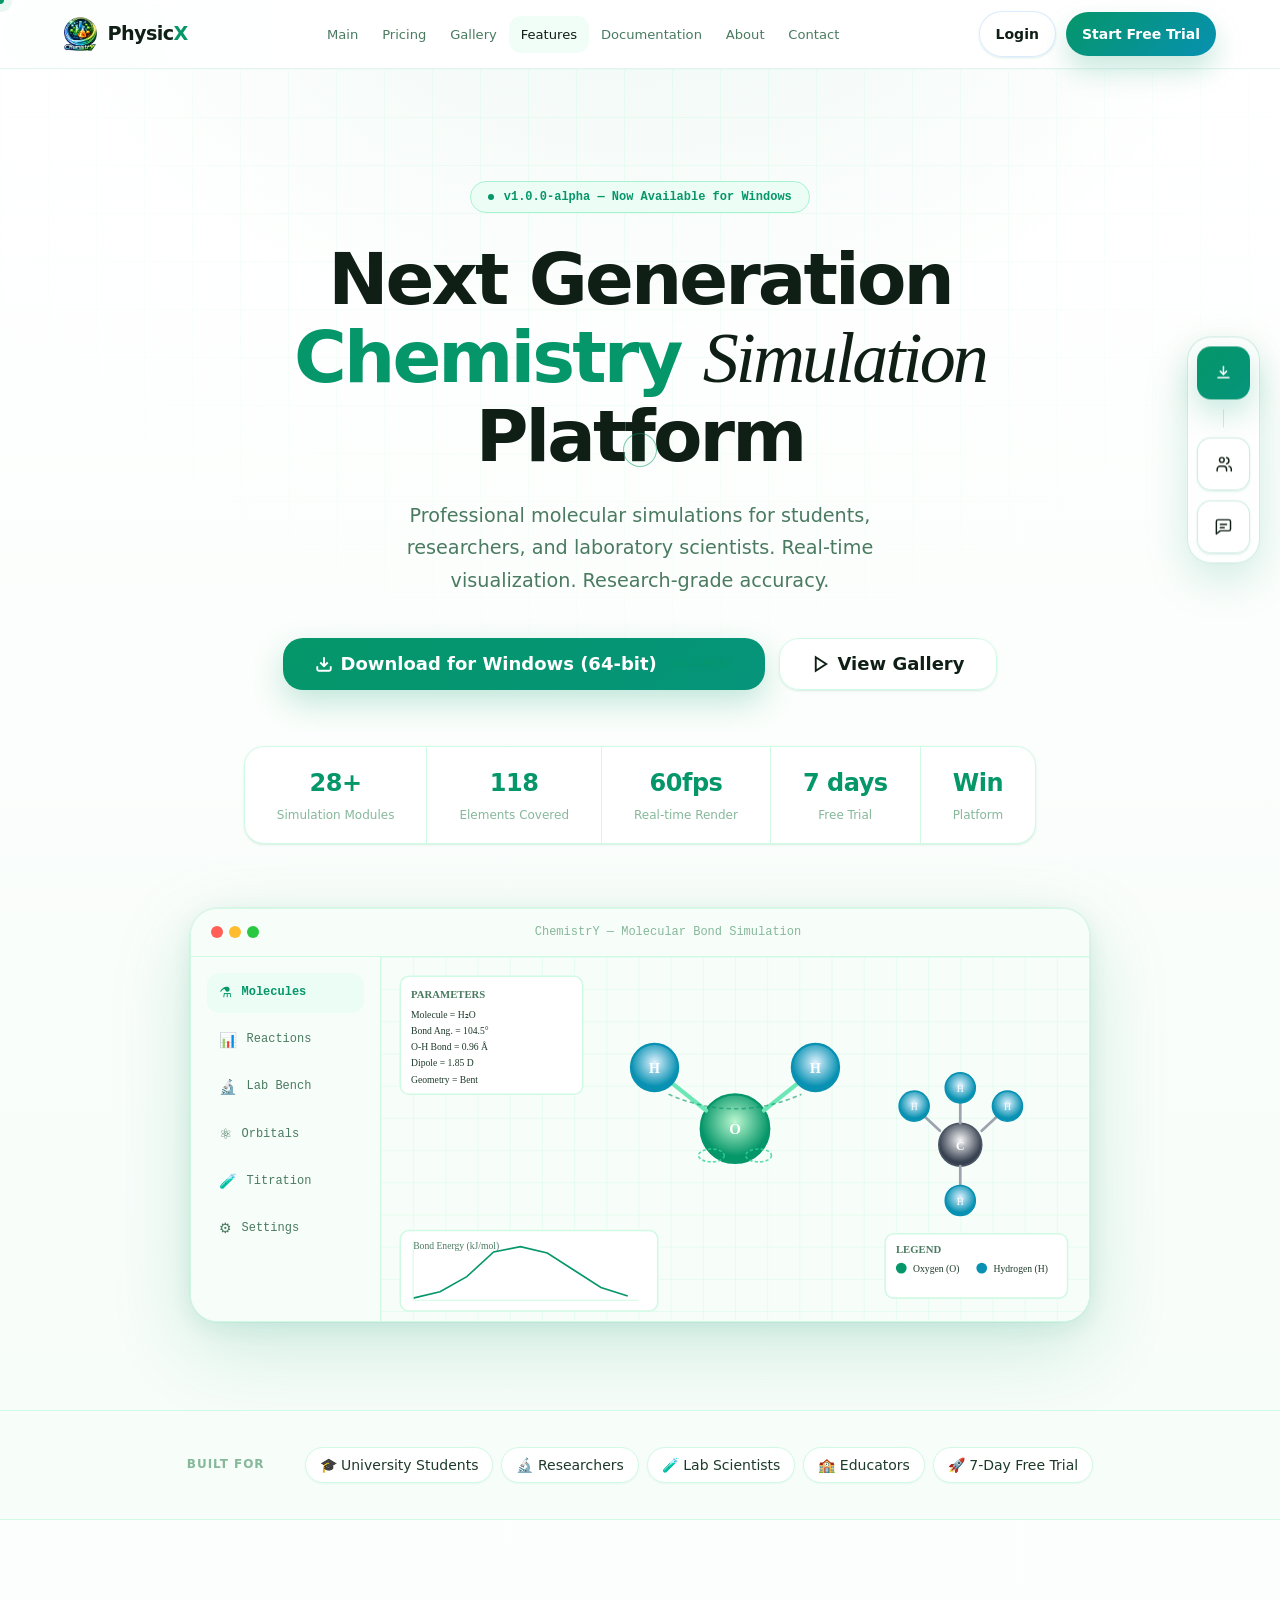
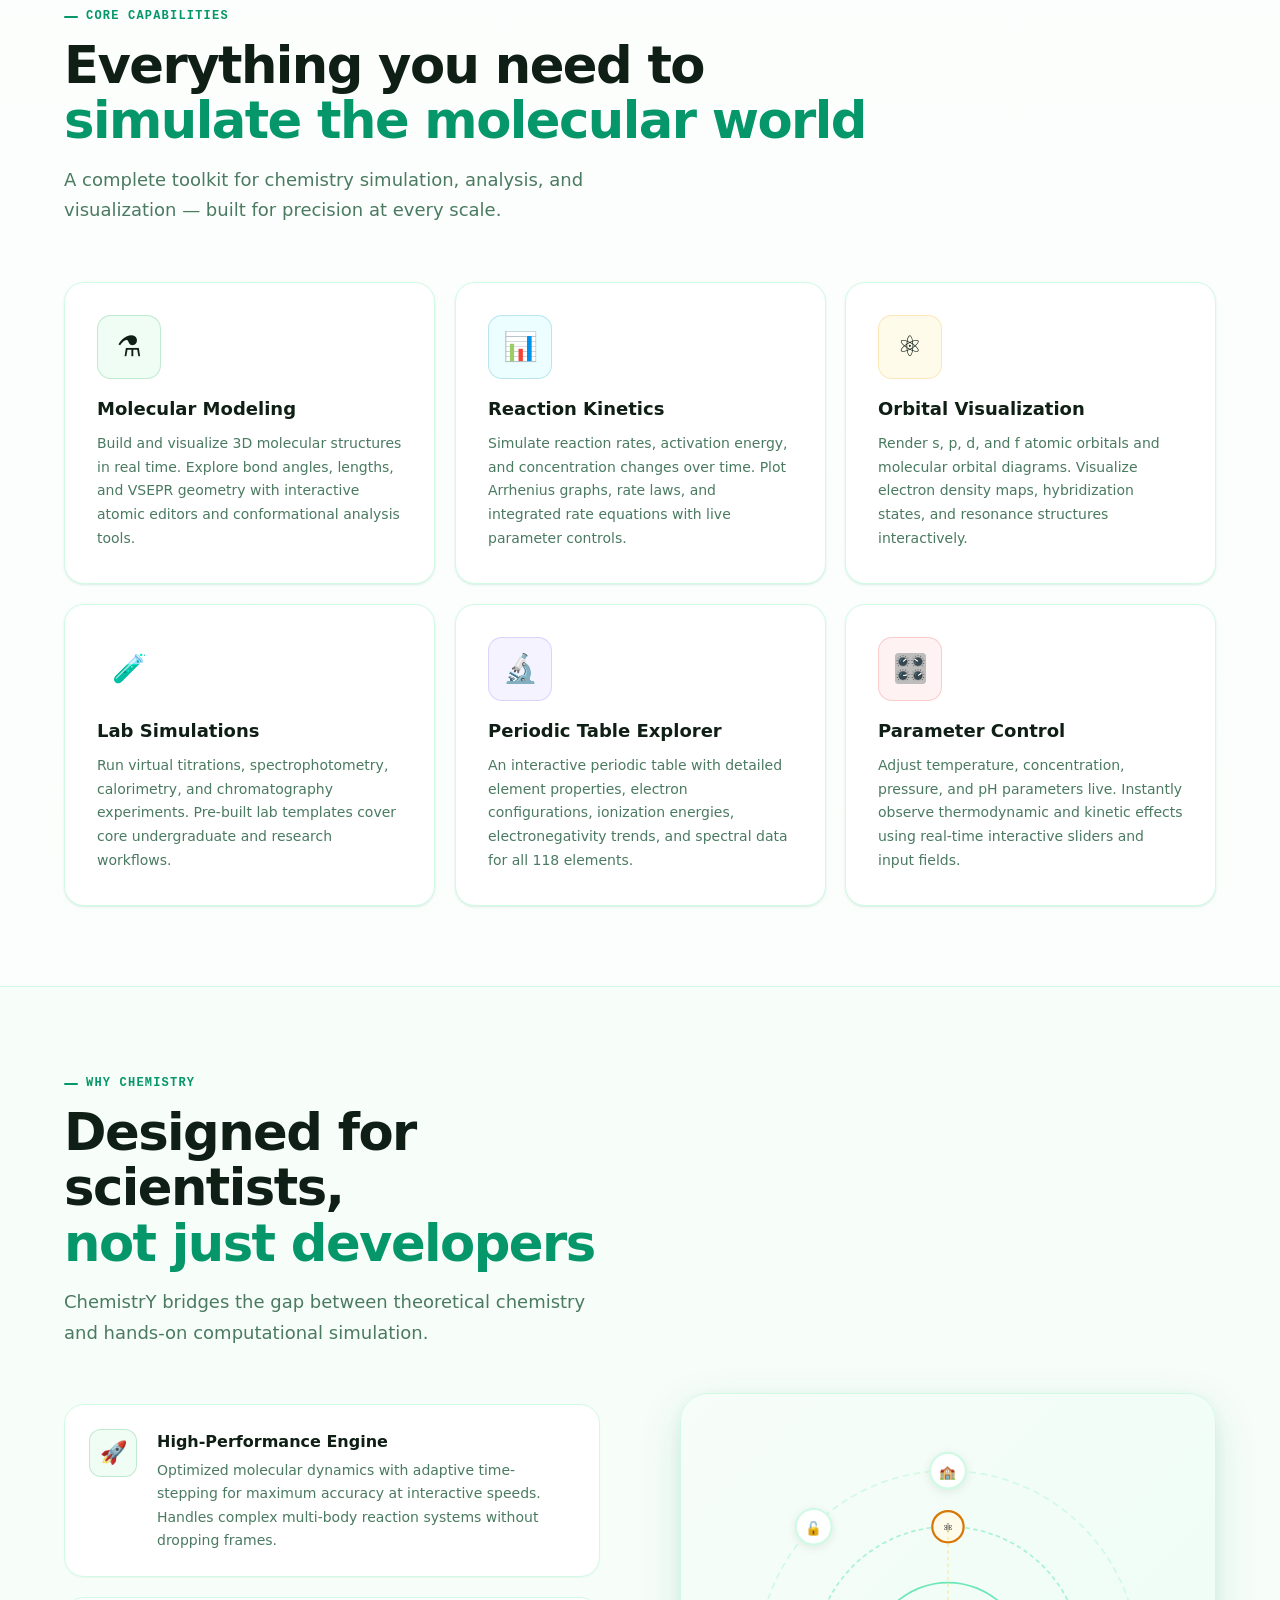
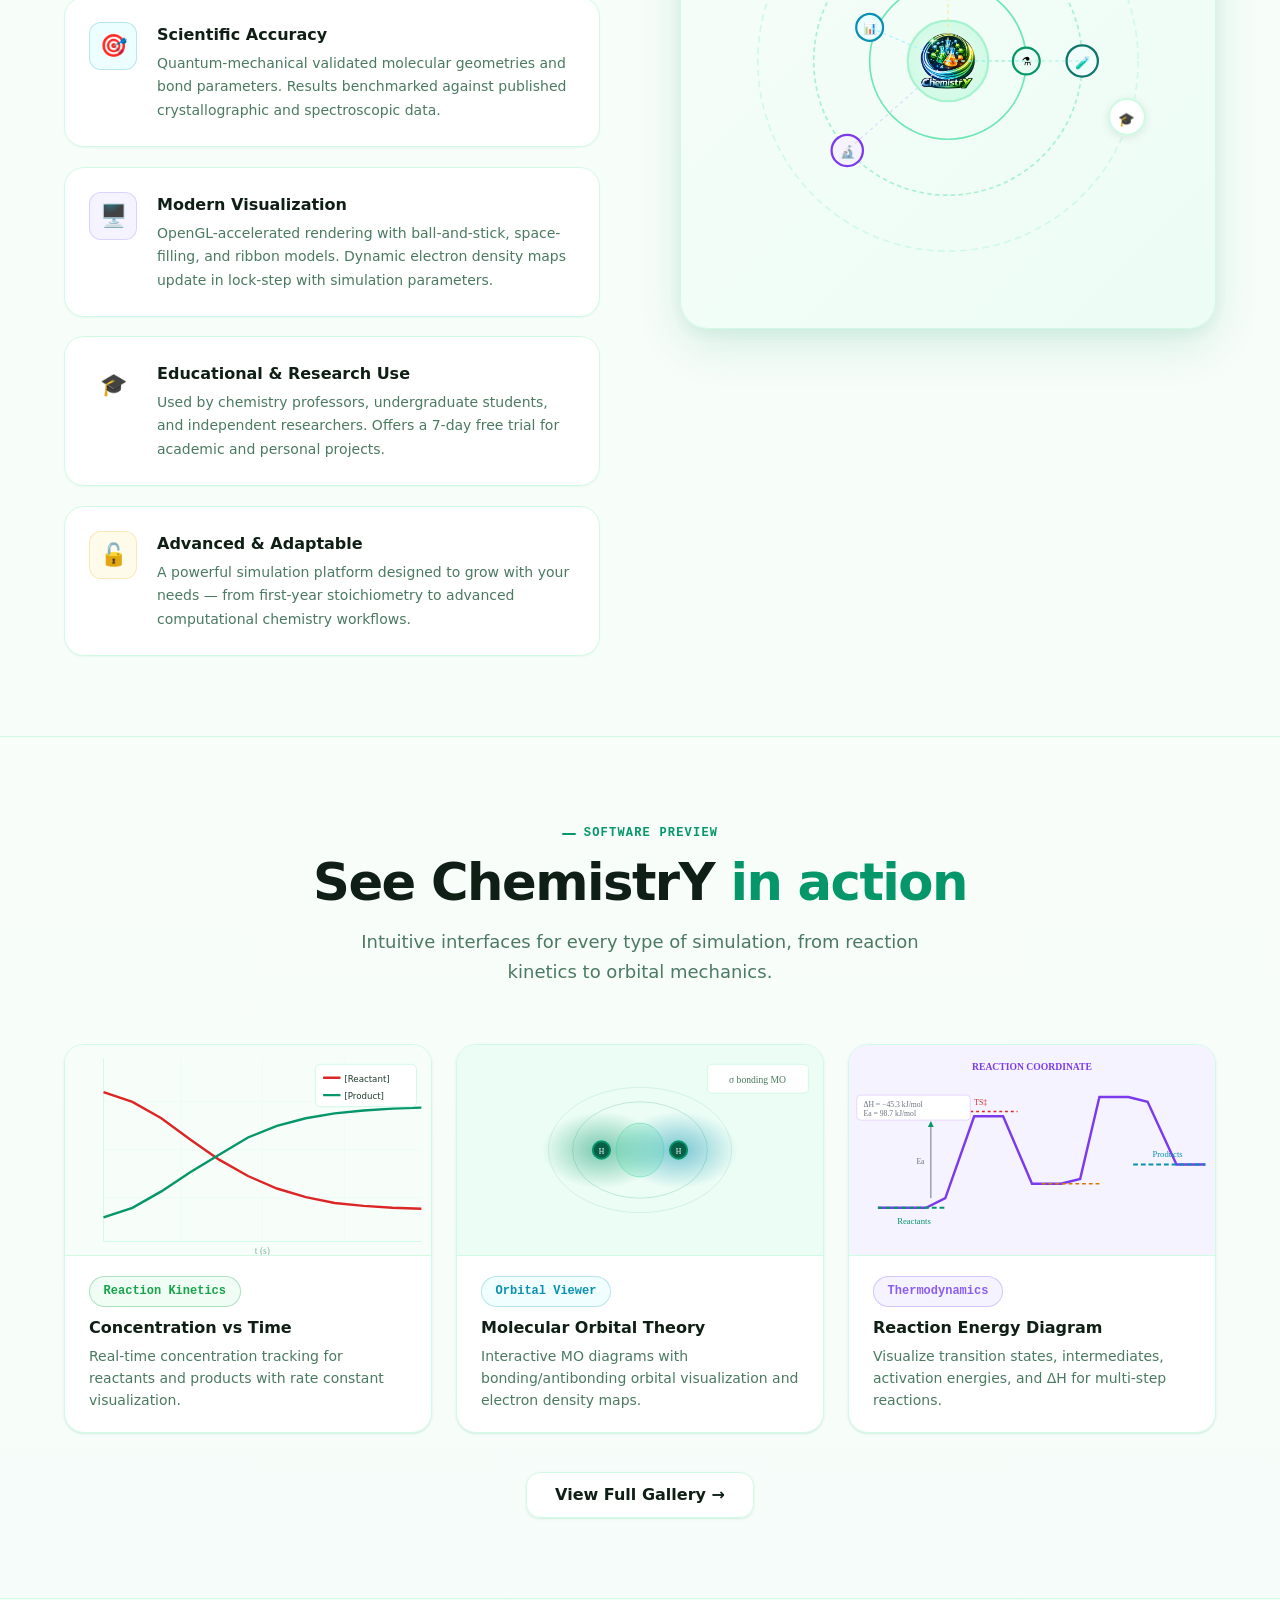
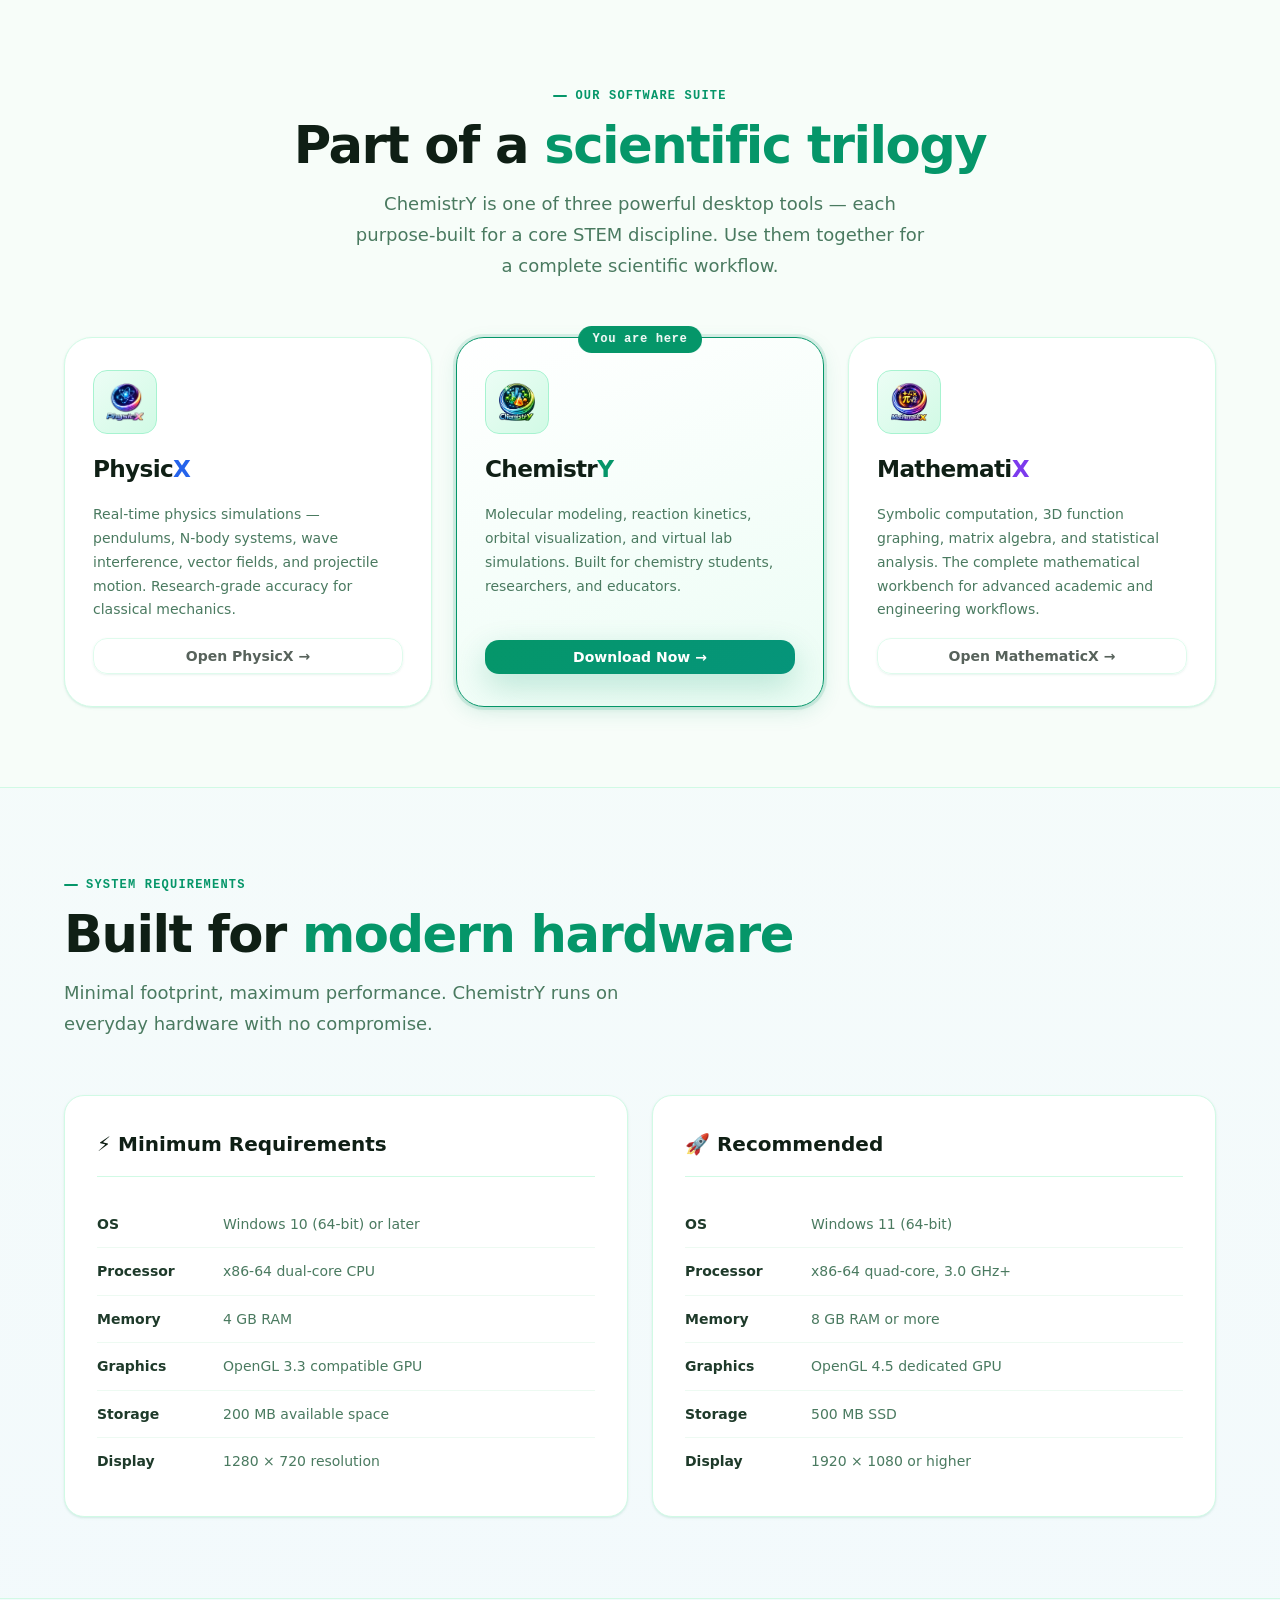
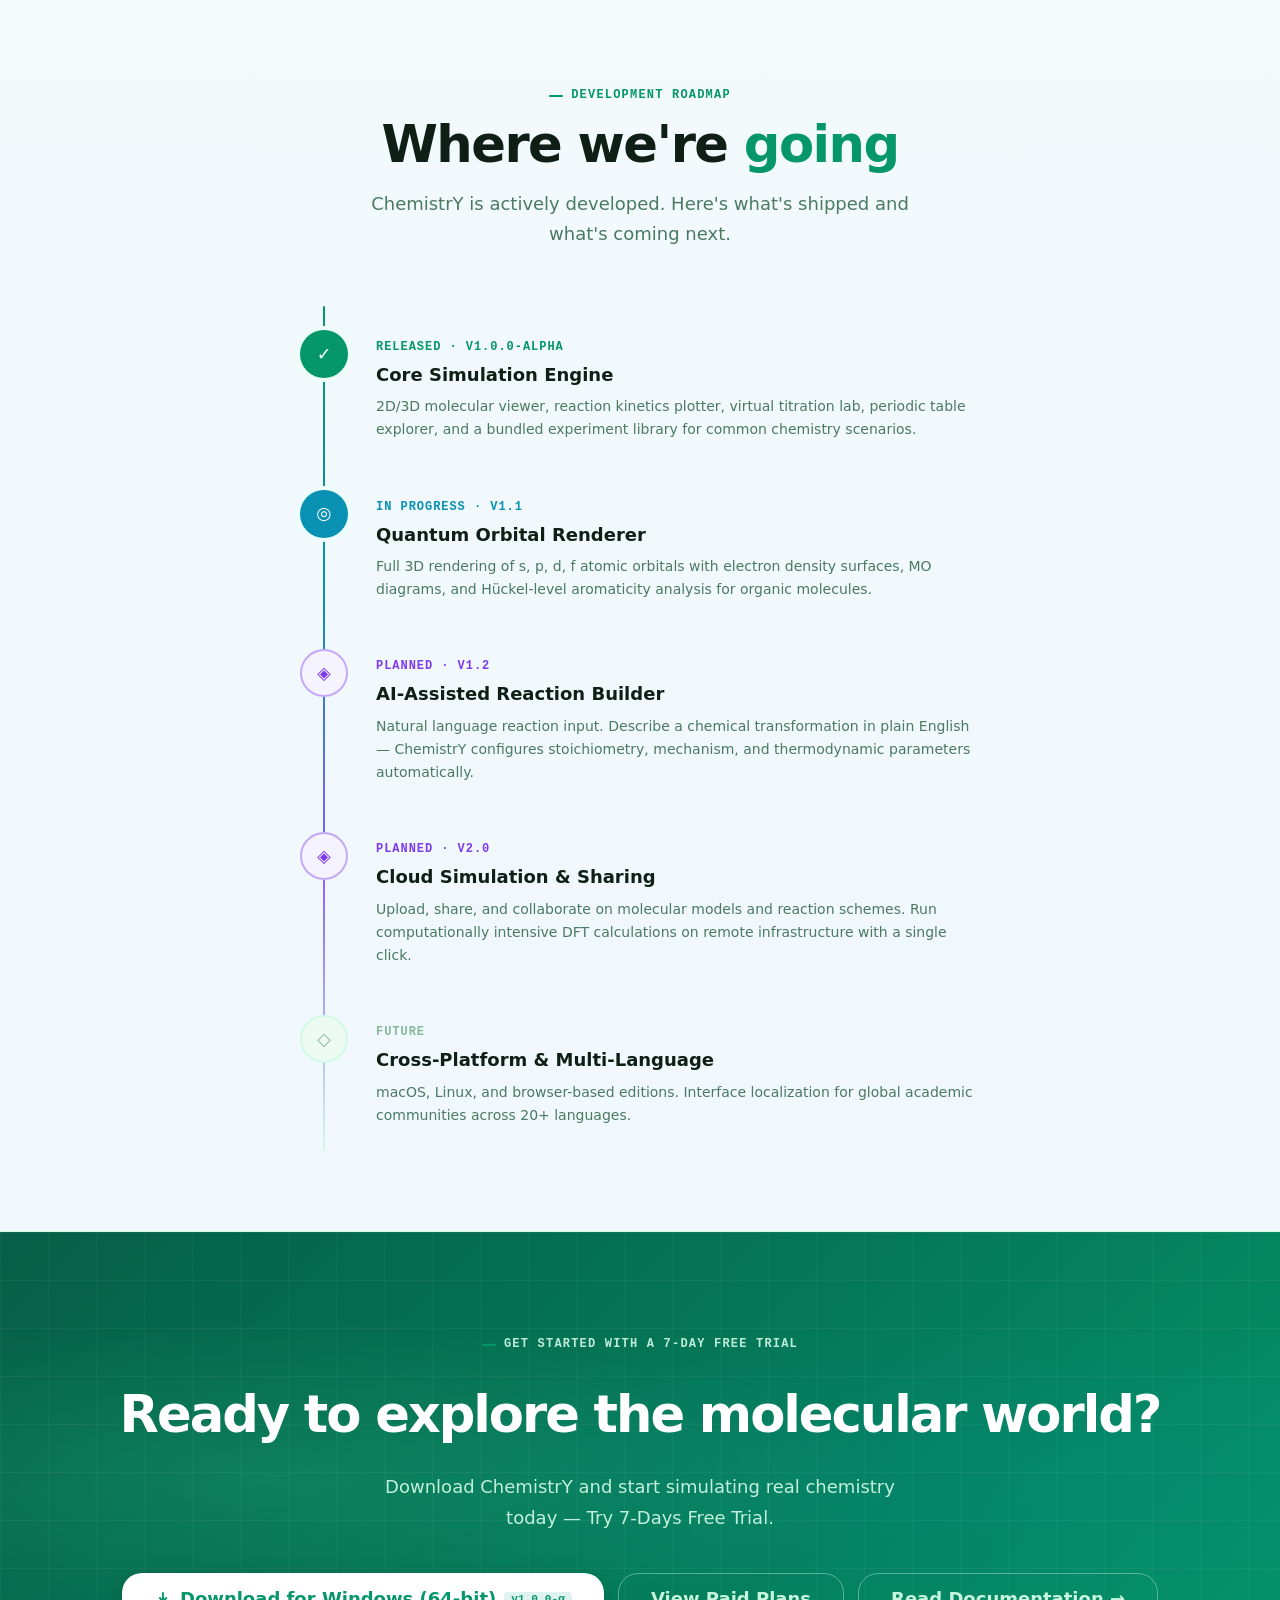
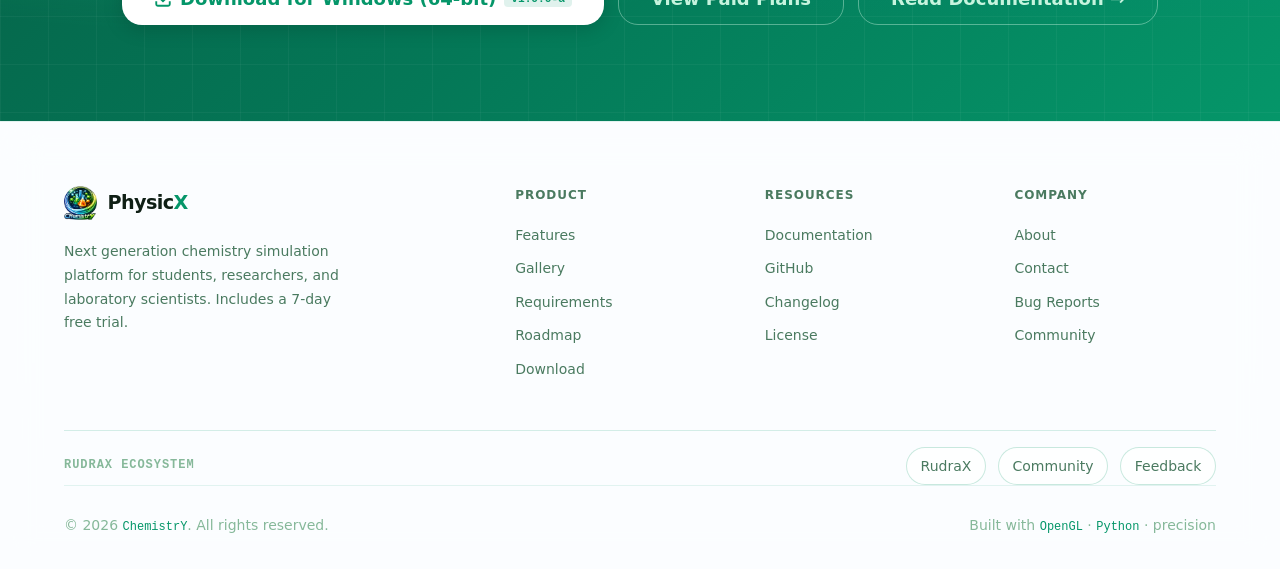
<file: index.html>
<!DOCTYPE html>
<html lang="en">
<head>
<title>ChemistrY — Chemistry Simulation Platform</title>
<link rel="icon" type="image/png" href="assets/icon/logo.png">
<meta name="description" content="ChemistrY is a chemistry simulation platform for students, researchers, and laboratory scientists.">
<meta name="keywords" content="chemistry simulation, molecular modeling, reaction kinetics, periodic table, chemistry software">
<meta name="author" content="ChemistrY">
<meta name="robots" content="index, follow">
<meta charset="UTF-8"/>
<meta name="viewport" content="width=device-width, initial-scale=1.0"/>
<link rel="stylesheet" href="shared.css"/>
<style>
/* ==============================================
   CHEMISTRY — ENHANCED (LIGHT MODE)
   RudraX-style tilt + glow effects on all cards
============================================== */
:root {
  --clr-accent:    #059669;
  --clr-accent-h:  #047857;
  --clr-accent-lt: #ecfdf5;
  --clr-accent-bd: #a7f3d0;
  --clr-cyan:      #0891b2;
  --clr-cyan-lt:   #ecfeff;
  --ease-spring:   cubic-bezier(0.16, 1, 0.3, 1);
}

.suite-logo {
  width: 38px;
  height: 38px;
  object-fit: contain;
  pointer-events: none;
}

/* HERO */
.hero {
  position: relative; padding: 7rem 0 5rem;
  text-align: center; overflow: hidden;
  background:
    radial-gradient(ellipse 80% 50% at 50% -10%, rgba(5,150,105,0.07) 0%, transparent 60%),
    linear-gradient(180deg, #fff 0%, var(--clr-bg-soft) 100%);
}
.hero-bg-grid {
  position: absolute; inset: 0; z-index: 0;
  background-image:
    linear-gradient(var(--clr-border) 1px, transparent 1px),
    linear-gradient(90deg, var(--clr-border) 1px, transparent 1px);
  background-size: 48px 48px;
  mask-image: radial-gradient(ellipse 70% 60% at 50% 0%, black 0%, transparent 80%);
  opacity: 0.45;
}
.hero > .container { position: relative; z-index: 1; }
.hero-eyebrow {
  display: inline-flex; align-items: center; gap: 0.6rem;
  background: var(--clr-accent-lt); border: 1px solid var(--clr-accent-bd);
  color: var(--clr-accent); border-radius: 99px; padding: 0.35rem 1.1rem;
  font-family: var(--font-mono); font-size: var(--text-xs); font-weight: 600;
  margin-bottom: 1.75rem; animation: fadeUp 0.5s ease both;
}
.hero-eyebrow .dot {
  width: 6px; height: 6px; background: var(--clr-accent); border-radius: 50%;
  animation: dotPulse 2s ease infinite;
}
@keyframes dotPulse {
  0%,100% { box-shadow: 0 0 0 0 rgba(5,150,105,0.4); }
  50%      { box-shadow: 0 0 0 6px rgba(5,150,105,0); }
}
.hero-title {
  font-size: clamp(2.5rem, 6vw, 4.5rem); font-weight: 800;
  letter-spacing: -0.04em; line-height: 1.08; margin-bottom: 1.5rem;
  animation: fadeUp 0.5s 0.08s ease both;
}
.hero-title .accent { color: var(--clr-accent); }
.hero-title .serif  { font-family: var(--font-serif); font-style: italic; font-weight: 400; }
.hero-sub {
  font-size: clamp(1rem, 2vw, 1.2rem); color: var(--clr-text-3);
  max-width: 560px; margin: 0 auto 2.5rem; line-height: 1.7;
  animation: fadeUp 0.5s 0.16s ease both;
}
.hero-actions {
  display: flex; gap: 0.875rem; flex-wrap: wrap; justify-content: center;
  margin-bottom: 3.5rem; animation: fadeUp 0.5s 0.24s ease both;
}
.hero-version {
  display: inline-block; background: rgba(5,150,105,0.12); color: var(--clr-accent);
  border-radius: 4px; font-size: 0.7rem; padding: 2px 7px;
  font-family: var(--font-mono); font-weight: 500;
}
.hero-metrics {
  display: inline-flex; flex-wrap: wrap; background: var(--clr-bg);
  border: 1px solid var(--clr-border); border-radius: var(--radius-xl);
  box-shadow: var(--shadow-sm); overflow: hidden;
  animation: fadeUp 0.5s 0.32s ease both;
  transition: box-shadow 0.35s var(--ease-spring), transform 0.35s var(--ease-spring);
}
.hero-metrics:hover { box-shadow: 0 8px 32px rgba(5,150,105,0.10), var(--shadow-md); transform: translateY(-2px); }
.hero-metric { padding: 1.1rem 2rem; border-right: 1px solid var(--clr-border); text-align: center; transition: background 0.2s; }
.hero-metric:last-child { border-right: none; }
.hero-metric:hover { background: var(--clr-accent-lt); }
.hero-metric-val { font-size: var(--text-2xl); font-weight: 800; color: var(--clr-accent); letter-spacing: -0.02em; }
.hero-metric-lbl { font-size: var(--text-xs); color: var(--clr-text-4); font-weight: 500; margin-top: 0.2rem; }
.hero-mockup { margin-top: 4rem; display: inline-block; animation: fadeUp 0.6s 0.4s ease both; }
.hero-mockup-frame {
  background: var(--clr-bg); border: 1px solid var(--clr-border);
  border-radius: var(--radius-2xl);
  box-shadow: var(--shadow-xl), 0 0 0 1px rgba(5,150,105,0.05);
  overflow: hidden; width: min(900px, 90vw);
  transition: box-shadow 0.4s var(--ease-spring), transform 0.4s var(--ease-spring);
  animation: mockupFloat 6s ease-in-out infinite 1.2s;
}
@keyframes mockupFloat { 0%,100% { transform: translateY(0); } 50% { transform: translateY(-8px); } }
.hero-mockup-frame:hover { box-shadow: 0 32px 80px rgba(5,150,105,0.12), var(--shadow-xl); animation-play-state: paused; transform: translateY(-4px); }
.mockup-titlebar { display: flex; align-items: center; gap: 0.5rem; padding: 0.875rem 1.25rem; background: var(--clr-bg-soft); border-bottom: 1px solid var(--clr-border); }
.dot-row { display: flex; gap: 6px; }
.dot-row span { width: 12px; height: 12px; border-radius: 50%; }
.dot-red { background: #ff5f57; } .dot-amber { background: #febc2e; } .dot-green { background: #28c840; }
.mockup-title { flex: 1; text-align: center; font-family: var(--font-mono); font-size: var(--text-xs); color: var(--clr-text-4); }
.mockup-body { display: grid; grid-template-columns: 190px 1fr; min-height: 340px; }
.mockup-sidebar { background: var(--clr-bg-soft); border-right: 1px solid var(--clr-border); padding: 1rem; display: flex; flex-direction: column; gap: 0.4rem; }
.sb-item { display: flex; align-items: center; gap: 0.6rem; padding: 0.55rem 0.75rem; border-radius: var(--radius-md); font-size: var(--text-xs); font-weight: 500; color: var(--clr-text-3); cursor: default; transition: all var(--dur-fast) var(--ease); }
.sb-item:hover { background: var(--clr-accent-lt); color: var(--clr-accent); }
.sb-item.active { background: var(--clr-accent-lt); color: var(--clr-accent); font-weight: 600; }
.sb-icon { font-size: 0.9rem; } .sb-label { font-family: var(--font-mono); }
.mockup-main { background: var(--clr-bg); position: relative; overflow: hidden; display: flex; align-items: center; justify-content: center; }
@keyframes fadeUp { from { opacity: 0; transform: translateY(20px); } to { opacity: 1; transform: translateY(0); } }

/* TRUST BAR */
.trust-bar { padding: 2.25rem 0; background: var(--clr-bg-soft); border-top: 1px solid var(--clr-border); border-bottom: 1px solid var(--clr-border); }
.trust-inner { display: flex; align-items: center; justify-content: center; flex-wrap: wrap; gap: 1.25rem 2.5rem; }
.trust-label { font-size: var(--text-xs); font-weight: 600; letter-spacing: 0.08em; text-transform: uppercase; color: var(--clr-text-4); }
.trust-tags { display: flex; flex-wrap: wrap; gap: 0.5rem; }
.trust-tag { display: inline-flex; align-items: center; gap: 0.4rem; padding: 0.35rem 0.875rem; background: var(--clr-bg); border: 1px solid var(--clr-border); border-radius: 99px; font-size: var(--text-sm); font-weight: 500; color: var(--clr-text-2); box-shadow: var(--shadow-xs); transition: all 0.2s var(--ease-spring); }
.trust-tag:hover { border-color: var(--clr-accent-bd); background: var(--clr-accent-lt); color: var(--clr-accent); transform: translateY(-1px); }

/* ══ RUDRAX-STYLE CARD EFFECTS ══ */

/* FEATURE CARDS */
.features-grid { display: grid; grid-template-columns: repeat(auto-fill, minmax(320px, 1fr)); gap: 1.25rem; }
.feature-card { background: var(--clr-bg); border: 1px solid var(--clr-border); border-radius: var(--radius-xl); padding: var(--space-8); box-shadow: var(--shadow-sm); transition: transform 0.4s var(--ease-spring), box-shadow 0.4s var(--ease-spring), border-color 0.3s; position: relative; overflow: hidden; will-change: transform; }
.feature-card::before { content: ''; position: absolute; top: 0; left: 0; right: 0; height: 3px; background: linear-gradient(90deg, var(--clr-accent), var(--clr-cyan)); transform: scaleX(0); transform-origin: left; transition: transform 0.4s var(--ease-spring); }
.feature-card::after { content: ''; position: absolute; top: 0; left: 0; right: 0; height: 60%; background: radial-gradient(ellipse 80% 60% at 50% -10%, rgba(5,150,105,0.07) 0%, transparent 70%); opacity: 0; transition: opacity 0.4s; pointer-events: none; }
.feature-card:hover { transform: translateY(-6px); box-shadow: 0 20px 60px rgba(5,150,105,0.10), 0 4px 16px rgba(5,150,105,0.07), var(--shadow-lg); border-color: var(--clr-accent-bd); }
.feature-card:hover::before { transform: scaleX(1); }
.feature-card:hover::after { opacity: 1; }
.feature-title { font-weight: 700; font-size: var(--text-lg); margin: var(--space-4) 0 var(--space-2); }
.feature-desc  { font-size: var(--text-sm); color: var(--clr-text-3); line-height: 1.7; }

/* WHY SECTION */
.why-grid { display: grid; grid-template-columns: 1fr 1fr; gap: 5rem; align-items: center; }
.why-list  { display: flex; flex-direction: column; gap: 1.25rem; }
.why-item { display: flex; gap: 1.25rem; align-items: flex-start; padding: var(--space-6); background: var(--clr-bg); border: 1px solid var(--clr-border); border-radius: var(--radius-xl); box-shadow: var(--shadow-xs); transition: transform 0.35s var(--ease-spring), box-shadow 0.35s var(--ease-spring), border-color 0.25s, background 0.25s; position: relative; overflow: hidden; }
.why-item::before { content: ''; position: absolute; left: 0; top: 0; bottom: 0; width: 3px; background: linear-gradient(180deg, var(--clr-accent), var(--clr-cyan)); border-radius: 3px 0 0 3px; opacity: 0; transition: opacity 0.3s var(--ease-spring); }
.why-item:hover { border-color: var(--clr-accent-bd); box-shadow: 0 8px 32px rgba(5,150,105,0.09), 0 2px 8px rgba(5,150,105,0.06); transform: translateX(6px); background: linear-gradient(135deg, #fff 0%, var(--clr-accent-lt) 100%); }
.why-item:hover::before { opacity: 1; }
.why-text h4 { font-weight: 700; font-size: var(--text-base); margin-bottom: 0.3rem; }
.why-text p  { font-size: var(--text-sm); color: var(--clr-text-3); line-height: 1.65; }
.why-illustration { background: linear-gradient(135deg, var(--clr-bg-soft) 0%, var(--clr-accent-lt) 100%); border: 1px solid var(--clr-border); border-radius: var(--radius-2xl); aspect-ratio: 1; display: flex; align-items: center; justify-content: center; overflow: hidden; position: relative; box-shadow: var(--shadow-lg); transition: box-shadow 0.4s var(--ease-spring), transform 0.4s var(--ease-spring); }
.why-illustration:hover { box-shadow: 0 24px 64px rgba(5,150,105,0.14), var(--shadow-lg); transform: scale(1.02); }

/* PREVIEW CARDS */
.preview-grid { display: grid; grid-template-columns: repeat(auto-fill, minmax(340px, 1fr)); gap: 1.5rem; }
.preview-card { background: var(--clr-bg); border: 1px solid var(--clr-border); border-radius: var(--radius-xl); overflow: hidden; box-shadow: var(--shadow-sm); transition: transform 0.4s var(--ease-spring), box-shadow 0.4s var(--ease-spring), border-color 0.3s; position: relative; will-change: transform; }
.preview-card::after { content: ''; position: absolute; bottom: 0; left: 0; right: 0; height: 3px; background: linear-gradient(90deg, var(--clr-accent), var(--clr-cyan), var(--clr-accent)); transform: scaleX(0); transition: transform 0.4s var(--ease-spring); }
.preview-card:hover { transform: translateY(-7px) scale(1.01); box-shadow: 0 24px 64px rgba(5,150,105,0.11), 0 6px 20px rgba(5,150,105,0.07), var(--shadow-xl); border-color: var(--clr-accent-bd); }
.preview-card:hover::after { transform: scaleX(1); }
.preview-window { height: 210px; overflow: hidden; position: relative; }
.preview-info { padding: 1.25rem 1.5rem; border-top: 1px solid var(--clr-border); }
.preview-info h4 { font-weight: 700; font-size: var(--text-base); margin: 0.5rem 0 0.25rem; }
.preview-info p  { font-size: var(--text-sm); color: var(--clr-text-3); }

/* SUITE CARDS */
.suite-grid { display: grid; grid-template-columns: repeat(auto-fit, minmax(280px, 1fr)); gap: 1.5rem; margin-top: 1rem; }
.suite-card { position: relative; display: flex; flex-direction: column; gap: 1rem; padding: 2rem 1.75rem; background: var(--clr-bg); border: 1px solid var(--clr-border); border-radius: var(--radius-2xl); box-shadow: var(--shadow-sm); overflow: visible; transition: transform 0.4s var(--ease-spring), box-shadow 0.4s var(--ease-spring), border-color 0.3s; will-change: transform; }
.suite-card::before { content: ''; position: absolute; top: 0; left: 0; right: 0; height: 2px; background: linear-gradient(90deg, transparent, var(--clr-accent-bd), transparent); opacity: 0; transition: opacity 0.4s; }
.suite-card::after { content: ''; position: absolute; top: 0; left: 0; right: 0; height: 50%; background: radial-gradient(ellipse 80% 60% at 50% -20%, rgba(5,150,105,0.07) 0%, transparent 70%); opacity: 0; transition: opacity 0.4s; pointer-events: none; }
.suite-card:hover { transform: translateY(-7px); box-shadow: 0 24px 64px rgba(5,150,105,0.11), 0 4px 16px rgba(5,150,105,0.07), var(--shadow-xl); border-color: var(--clr-accent-bd); }
.suite-card:hover::before, .suite-card:hover::after { opacity: 1; }
.suite-card-current { border-color: var(--clr-accent); box-shadow: 0 0 0 3px rgba(5,150,105,0.12), var(--shadow-md); background: linear-gradient(160deg, #fff 0%, var(--clr-accent-lt) 100%); }
.suite-card-current:hover { box-shadow: 0 0 0 3px rgba(5,150,105,0.18), 0 24px 64px rgba(5,150,105,0.14), var(--shadow-xl); }
.suite-current-badge { position: absolute; top: -0.75rem; left: 50%; transform: translateX(-50%); background: var(--clr-accent); color: #fff; font-size: var(--text-xs); font-weight: 700; font-family: var(--font-mono); padding: 0.25rem 0.9rem; border-radius: 99px; letter-spacing: 0.06em; white-space: nowrap; }
.suite-icon { width: 64px; height: 64px; border-radius: var(--radius-lg); display: flex; align-items: center; justify-content: center; font-size: 1.85rem; border: 1px solid transparent; transition: transform 0.3s var(--ease-spring); }
.suite-card:hover .suite-icon { transform: scale(1.08) rotate(-2deg); }
.suite-name { font-size: 1.45rem; font-weight: 800; letter-spacing: -0.03em; color: var(--clr-text); }
.suite-desc { color: var(--clr-text-3); font-size: var(--text-sm); line-height: 1.7; flex: 1; }
.suite-link { opacity: 0.7; }

/* SYSTEM REQ CARDS */
.sysreq-grid { display: grid; grid-template-columns: 1fr 1fr; gap: 1.5rem; }
.req-card { background: var(--clr-bg); border: 1px solid var(--clr-border); border-radius: var(--radius-xl); padding: var(--space-8); box-shadow: var(--shadow-sm); transition: transform 0.4s var(--ease-spring), box-shadow 0.4s var(--ease-spring), border-color 0.3s; position: relative; overflow: hidden; }
.req-card::before { content: ''; position: absolute; top: 0; left: 0; right: 0; height: 3px; background: linear-gradient(90deg, var(--clr-accent), var(--clr-cyan)); transform: scaleX(0); transform-origin: left; transition: transform 0.4s var(--ease-spring); }
.req-card:hover { transform: translateY(-5px); box-shadow: 0 16px 48px rgba(5,150,105,0.10), var(--shadow-xl); border-color: var(--clr-accent-bd); }
.req-card:hover::before { transform: scaleX(1); }
.req-card h3 { font-weight: 700; font-size: var(--text-xl); margin-bottom: 1.5rem; padding-bottom: 1rem; border-bottom: 1px solid var(--clr-border); }
.req-row { display: flex; align-items: flex-start; gap: 1rem; padding: 0.75rem 0; border-bottom: 1px solid var(--clr-bg-muted); font-size: var(--text-sm); }
.req-row:last-child { border-bottom: none; }
.req-key { font-weight: 600; min-width: 110px; color: var(--clr-text-2); flex-shrink: 0; }
.req-val { color: var(--clr-text-3); }

/* ROADMAP */
.roadmap-timeline { position: relative; display: flex; flex-direction: column; max-width: 680px; margin: 0 auto; }
.roadmap-timeline::before { content: ''; position: absolute; left: 23px; top: 0; bottom: 0; width: 2px; background: linear-gradient(180deg, var(--clr-accent), var(--clr-cyan), #8b5cf6, var(--clr-border)); border-radius: 1px; }
.rm-item { display: flex; gap: 1.75rem; align-items: flex-start; padding: 1.5rem 0; transition: transform 0.3s var(--ease-spring); }
.rm-item:hover { transform: translateX(6px); }
.rm-node { width: 48px; height: 48px; flex-shrink: 0; border-radius: 50%; display: flex; align-items: center; justify-content: center; font-size: 1.1rem; position: relative; z-index: 1; transition: transform 0.3s var(--ease-spring), box-shadow 0.3s; }
.rm-node.done    { background: var(--clr-accent); color: #fff; box-shadow: 0 0 0 4px var(--clr-accent-lt); }
.rm-node.active  { background: var(--clr-cyan);   color: #fff; box-shadow: 0 0 0 4px var(--clr-cyan-lt); }
.rm-node.planned { background: #f5f3ff; color: #7c3aed; border: 2px solid rgba(124,58,237,0.4); }
.rm-node.future  { background: var(--clr-bg-muted); color: var(--clr-text-4); border: 2px solid var(--clr-border); }
.rm-item:hover .rm-node { transform: scale(1.12); }
.rm-item:hover .rm-node.done   { box-shadow: 0 0 0 6px rgba(5,150,105,0.18), 0 4px 16px rgba(5,150,105,0.2); }
.rm-item:hover .rm-node.active { box-shadow: 0 0 0 6px rgba(8,145,178,0.18), 0 4px 16px rgba(8,145,178,0.2); }
.rm-body { padding-top: 0.5rem; }
.rm-status { font-family: var(--font-mono); font-size: var(--text-xs); font-weight: 600; letter-spacing: 0.08em; text-transform: uppercase; margin-bottom: 0.25rem; }
.rm-status.done    { color: var(--clr-accent); }
.rm-status.active  { color: var(--clr-cyan); }
.rm-status.planned { color: #7c3aed; }
.rm-status.future  { color: var(--clr-text-4); }
.rm-body h4 { font-weight: 700; font-size: var(--text-lg); margin-bottom: 0.35rem; }
.rm-body p  { font-size: var(--text-sm); color: var(--clr-text-3); line-height: 1.65; }

/* CTA */
.cta-section { padding: 6rem 0; background: linear-gradient(135deg, #065f46 0%, #047857 50%, #059669 100%); text-align: center; position: relative; overflow: hidden; }
.cta-section::before { content: ''; position: absolute; inset: 0; background: radial-gradient(ellipse at 20% 50%, rgba(52,211,153,0.18), transparent 45%), radial-gradient(ellipse at 80% 50%, rgba(8,145,178,0.16), transparent 45%); pointer-events: none; }
.cta-section::after { content: ''; position: absolute; inset: 0; background-image: linear-gradient(rgba(255,255,255,0.04) 1px, transparent 1px), linear-gradient(90deg, rgba(255,255,255,0.04) 1px, transparent 1px); background-size: 48px 48px; pointer-events: none; }
.cta-section h2 { font-size: clamp(2rem, 4vw, 3.25rem); font-weight: 800; letter-spacing: -0.04em; color: #fff; margin-bottom: 1rem; position: relative; z-index: 1; }
.cta-section p  { color: rgba(209,250,229,0.92); font-size: var(--text-lg); max-width: 560px; margin: 0 auto 2.5rem; line-height: 1.7; position: relative; z-index: 1; }
.cta-section .reveal { position: relative; z-index: 1; }
.btn-white { background: #fff; color: var(--clr-accent); border: none; box-shadow: 0 4px 20px rgba(0,0,0,0.15); transition: all 0.3s var(--ease-spring); }
.btn-white:hover { background: #f0fdf4; transform: translateY(-3px); box-shadow: 0 10px 36px rgba(0,0,0,0.2); }
.btn-outline-white { background: transparent; color: rgba(209,250,229,0.95); border: 1.5px solid rgba(209,250,229,0.4); transition: all 0.3s var(--ease-spring); }
.btn-outline-white:hover { background: rgba(255,255,255,0.1); border-color: rgba(209,250,229,0.8); color: #fff; transform: translateY(-3px); }

/* SCROLLBAR */
::-webkit-scrollbar { width: 5px; }
::-webkit-scrollbar-track { background: var(--clr-bg-soft); }
::-webkit-scrollbar-thumb { background: var(--clr-accent-bd); border-radius: 3px; }
::-webkit-scrollbar-thumb:hover { background: var(--clr-accent); }

/* RESPONSIVE */
@media (max-width: 960px) { .why-grid { grid-template-columns: 1fr; gap: 2.5rem; } .sysreq-grid { grid-template-columns: 1fr; } }
@media (max-width: 640px) { .hero-metric { padding: 0.875rem 1.25rem; } .hero-metrics { border-radius: var(--radius-lg); } .mockup-body { grid-template-columns: 1fr; } .mockup-sidebar { display: none; } }



/* ===== ENHANCED MOUSE EFFECTS ===== */
body {
  cursor: none;
}

.cursor-dot {
  width: 8px; height: 8px;
  background: var(--clr-accent, #059669);
  border-radius: 50%;
  position: fixed;
  pointer-events: none;
  z-index: 9999;
  transform: translate(-50%, -50%);
  transition: width 0.2s, height 0.2s, background 0.2s;
}
.cursor-ring {
  width: 34px; height: 34px;
  border: 1.5px solid rgba(5,150,105,0.5);
  border-radius: 50%;
  position: fixed;
  pointer-events: none;
  z-index: 9998;
  transform: translate(-50%, -50%);
  transition: all 0.12s cubic-bezier(0.16, 1, 0.3, 1);
}
.cursor-ring.hovered {
  width: 52px; height: 52px;
  border-color: var(--clr-cyan, #0891b2);
  background: rgba(5,150,105,0.06);
}
.cursor-dot.clicking {
  width: 14px; height: 14px;
  background: var(--clr-cyan);
}
#particle-canvas {
  position: fixed;
  top: 0; left: 0;
  width: 100%; height: 100%;
  pointer-events: none;
  z-index: 1;
  opacity: 0.7;
}
.center-bg-logo {
  position: fixed;
  top: 50%;
  left: 50%;
  transform: translate(-50%, -50%);
  z-index: 1;
  pointer-events: none;
  opacity: 0.07;
  filter: blur(1px);
  width: 420px;
  max-width: 60vw;
}
.center-bg-logo img { width: 100%; height: auto; display: block; }

</style>
</head>
<body>

<!-- FIXED CENTER BACKGROUND LOGO -->
<div class="center-bg-logo">
  <img src="assets/icon/logo.png" alt="Background Logo">
</div>

<!-- ENHANCED MOUSE ELEMENTS (CURSOR DOT + RING) -->
<div class="cursor-dot" id="cur-dot"></div>
<div class="cursor-ring" id="cur-ring"></div>

<!-- PARTICLE CANVAS FOR MOUSE TRAIL & BACKGROUND NETWORK -->
<canvas id="particle-canvas"></canvas>

<!-- ═══ UNIVERSAL NAV ═══ -->
<nav class="site-nav" id="site-nav">
  <div class="nav-inner">
    <a href="index.html" class="nav-logo" aria-label="ChemistrY Home">
      <img src="assets/icon/logo.png" alt="ChemistrY Logo" style="height:34px;">
      <span class="nav-logo-text">Chemistr<span>Y</span></span>
    </a>
    <ul class="nav-links" id="nav-links" role="list">
      <li><a href="index.html">Home</a></li>
      <li><a href="pricing.html">Pricing</a></li>
      <li><a href="gallery/gallery.html">Gallery</a></li>
      <li><a href="index.html#features">Features</a></li>
      <li><a href="docs/documentation.html">Documentation</a></li>
      <li><a href="about/about.html">About</a></li>
      <li><a href="contacts/contact.html">Contact</a></li>
      <li><a href="index.html#download-section" class="nav-download">Download</a></li>
    </ul>
    <button class="nav-hamburger" id="nav-hamburger" aria-label="Open menu" aria-expanded="false">
      <span></span><span></span><span></span>
    </button>
  </div>
</nav>

<!-- ═══ HERO ═══ -->
<section class="hero">
  <div class="hero-bg-grid" aria-hidden="true"></div>
  <div class="container">
    <div class="hero-eyebrow">
      <span class="dot"></span>
      v1.0.0-alpha — Now Available for Windows
    </div>

    <h1 class="hero-title">
      Next Generation<br>
      <span class="accent">Chemistry</span> <span class="serif">Simulation</span><br>
      Platform
    </h1>

    <p class="hero-sub">
      Professional molecular simulations for students, researchers,
      and laboratory scientists. Real-time visualization. Research-grade accuracy.
    </p>

    <div class="hero-actions">
      <a href="https://github.com/Kesab333/ChemistrY/releases/download/v1.0.0-alpha/Setup.exe" class="btn btn-primary btn-lg" download>
        <svg width="18" height="18" fill="none" stroke="currentColor" stroke-width="2.5" viewBox="0 0 24 24"><path d="M21 15v4a2 2 0 01-2 2H5a2 2 0 01-2-2v-4"/><polyline points="7 10 12 15 17 10"/><line x1="12" y1="15" x2="12" y2="3"/></svg>
        Download for Windows (64-bit)
        <span class="hero-version">v1.0.0-α</span>
      </a>
      <a href="gallery/gallery.html" class="btn btn-secondary btn-lg">
        <svg width="18" height="18" fill="none" stroke="currentColor" stroke-width="2.5" viewBox="0 0 24 24"><polygon points="5 3 19 12 5 21 5 3"/></svg>
        View Gallery
      </a>
    </div>

    <div class="hero-metrics">
      <div class="hero-metric"><div class="hero-metric-val">28+</div><div class="hero-metric-lbl">Simulation Modules</div></div>
      <div class="hero-metric"><div class="hero-metric-val">118</div><div class="hero-metric-lbl">Elements Covered</div></div>
      <div class="hero-metric"><div class="hero-metric-val">60fps</div><div class="hero-metric-lbl">Real-time Render</div></div>
      <div class="hero-metric"><div class="hero-metric-val">7 days</div><div class="hero-metric-lbl">Free Trial</div></div>
      <div class="hero-metric"><div class="hero-metric-val">Win</div><div class="hero-metric-lbl">Platform</div></div>
    </div>

    <!-- App Mockup -->
    <div class="hero-mockup">
      <div class="hero-mockup-frame">
        <div class="mockup-titlebar">
          <div class="dot-row"><span class="dot-red"></span><span class="dot-amber"></span><span class="dot-green"></span></div>
          <div class="mockup-title">ChemistrY — Molecular Bond Simulation</div>
        </div>
        <div class="mockup-body">
          <div class="mockup-sidebar">
            <div class="sb-item active"><span class="sb-icon">⚗️</span><span class="sb-label">Molecules</span></div>
            <div class="sb-item"><span class="sb-icon">📊</span><span class="sb-label">Reactions</span></div>
            <div class="sb-item"><span class="sb-icon">🔬</span><span class="sb-label">Lab Bench</span></div>
            <div class="sb-item"><span class="sb-icon">⚛️</span><span class="sb-label">Orbitals</span></div>
            <div class="sb-item"><span class="sb-icon">🧪</span><span class="sb-label">Titration</span></div>
            <div class="sb-item"><span class="sb-icon">⚙️</span><span class="sb-label">Settings</span></div>
          </div>
          <div class="mockup-main">
            <svg viewBox="0 0 660 340" xmlns="http://www.w3.org/2000/svg" style="width:100%;height:100%;">
              <rect width="660" height="340" fill="#f7fdf9"/>
              <defs>
                <pattern id="g" width="30" height="30" patternUnits="userSpaceOnUse">
                  <path d="M 30 0 L 0 0 0 30" fill="none" stroke="#d1fae5" stroke-width="0.8"/>
                </pattern>
                <radialGradient id="oAtom" cx="50%" cy="40%" r="50%">
                  <stop offset="0%" stop-color="#bbf7d0"/>
                  <stop offset="100%" stop-color="#059669"/>
                </radialGradient>
                <radialGradient id="hAtom" cx="50%" cy="40%" r="50%">
                  <stop offset="0%" stop-color="#e0f2fe"/>
                  <stop offset="100%" stop-color="#0891b2"/>
                </radialGradient>
                <radialGradient id="cAtom" cx="50%" cy="40%" r="50%">
                  <stop offset="0%" stop-color="#f5f5f5"/>
                  <stop offset="100%" stop-color="#374151"/>
                </radialGradient>
                <marker id="barr" markerWidth="6" markerHeight="6" refX="3" refY="3" orient="auto"><path d="M0,0 L6,3 L0,6 Z" fill="#059669"/></marker>
                <marker id="barr2" markerWidth="6" markerHeight="6" refX="3" refY="3" orient="auto"><path d="M0,0 L6,3 L0,6 Z" fill="#0891b2"/></marker>
              </defs>
              <rect width="660" height="340" fill="url(#g)"/>
              <circle cx="330" cy="160" r="32" fill="url(#oAtom)" stroke="#059669" stroke-width="2"/>
              <text x="330" y="165" text-anchor="middle" font-size="14" fill="white" font-family="JetBrains Mono" font-weight="700">O</text>
              <line x1="303" y1="143" x2="268" y2="115" stroke="#6ee7b7" stroke-width="4" stroke-linecap="round"/>
              <circle cx="255" cy="103" r="22" fill="url(#hAtom)" stroke="#0891b2" stroke-width="2"/>
              <text x="255" y="108" text-anchor="middle" font-size="13" fill="white" font-family="JetBrains Mono" font-weight="700">H</text>
              <line x1="357" y1="143" x2="392" y2="115" stroke="#6ee7b7" stroke-width="4" stroke-linecap="round"/>
              <circle cx="405" cy="103" r="22" fill="url(#hAtom)" stroke="#0891b2" stroke-width="2"/>
              <text x="405" y="108" text-anchor="middle" font-size="13" fill="white" font-family="JetBrains Mono" font-weight="700">H</text>
              <path d="M 268,128 Q 330,155 392,128" fill="none" stroke="#059669" stroke-width="1.5" stroke-dasharray="4,3" opacity="0.6"/>
              <ellipse cx="308" cy="185" rx="12" ry="6" fill="none" stroke="#34d399" stroke-width="1.5" stroke-dasharray="3,2" opacity="0.8"/>
              <ellipse cx="352" cy="185" rx="12" ry="6" fill="none" stroke="#34d399" stroke-width="1.5" stroke-dasharray="3,2" opacity="0.8"/>
              <circle cx="540" cy="175" r="20" fill="url(#cAtom)" stroke="#4b5563" stroke-width="1.5"/>
              <text x="540" y="180" text-anchor="middle" font-size="11" fill="white" font-family="JetBrains Mono" font-weight="700">C</text>
              <line x1="521" y1="162" x2="506" y2="148" stroke="#9ca3af" stroke-width="2.5" stroke-linecap="round"/>
              <circle cx="497" cy="139" r="14" fill="url(#hAtom)" stroke="#0891b2" stroke-width="1.5"/>
              <text x="497" y="143" text-anchor="middle" font-size="9" fill="white" font-family="JetBrains Mono">H</text>
              <line x1="560" y1="162" x2="575" y2="148" stroke="#9ca3af" stroke-width="2.5" stroke-linecap="round"/>
              <circle cx="584" cy="139" r="14" fill="url(#hAtom)" stroke="#0891b2" stroke-width="1.5"/>
              <text x="584" y="143" text-anchor="middle" font-size="9" fill="white" font-family="JetBrains Mono">H</text>
              <line x1="540" y1="195" x2="540" y2="215" stroke="#9ca3af" stroke-width="2.5" stroke-linecap="round"/>
              <circle cx="540" cy="227" r="14" fill="url(#hAtom)" stroke="#0891b2" stroke-width="1.5"/>
              <text x="540" y="231" text-anchor="middle" font-size="9" fill="white" font-family="JetBrains Mono">H</text>
              <line x1="540" y1="155" x2="540" y2="135" stroke="#9ca3af" stroke-width="2.5" stroke-linecap="round"/>
              <circle cx="540" cy="122" r="14" fill="url(#hAtom)" stroke="#0891b2" stroke-width="1.5"/>
              <text x="540" y="126" text-anchor="middle" font-size="9" fill="white" font-family="JetBrains Mono">H</text>
              <rect x="18" y="18" width="170" height="110" rx="8" fill="white" stroke="#d1fae5" stroke-width="1.5"/>
              <text x="28" y="38" font-size="10" fill="#4a7a60" font-family="JetBrains Mono" font-weight="600">PARAMETERS</text>
              <text x="28" y="57" font-size="9" fill="#1e3a2a" font-family="JetBrains Mono">Molecule  = H₂O</text>
              <text x="28" y="72" font-size="9" fill="#1e3a2a" font-family="JetBrains Mono">Bond Ang. = 104.5°</text>
              <text x="28" y="87" font-size="9" fill="#1e3a2a" font-family="JetBrains Mono">O-H Bond  = 0.96 Å</text>
              <text x="28" y="102" font-size="9" fill="#1e3a2a" font-family="JetBrains Mono">Dipole    = 1.85 D</text>
              <text x="28" y="117" font-size="9" fill="#1e3a2a" font-family="JetBrains Mono">Geometry  = Bent</text>
              <rect x="470" y="258" width="170" height="60" rx="8" fill="white" stroke="#d1fae5" stroke-width="1.5"/>
              <text x="480" y="276" font-size="10" fill="#4a7a60" font-family="JetBrains Mono" font-weight="600">LEGEND</text>
              <circle cx="485" cy="290" r="5" fill="#059669"/><text x="496" y="294" font-size="9" fill="#1e3a2a" font-family="Plus Jakarta Sans">Oxygen (O)</text>
              <circle cx="560" cy="290" r="5" fill="#0891b2"/><text x="571" y="294" font-size="9" fill="#1e3a2a" font-family="Plus Jakarta Sans">Hydrogen (H)</text>
              <rect x="18" y="255" width="240" height="75" rx="8" fill="white" stroke="#d1fae5" stroke-width="1.5"/>
              <text x="30" y="272" font-size="9" fill="#4a7a60" font-family="JetBrains Mono">Bond Energy (kJ/mol)</text>
              <polyline fill="none" stroke="#059669" stroke-width="1.5"
                points="30,318 55,312 80,298 105,275 130,270 155,276 180,292 205,308 230,316"/>
              <line x1="30" y1="320" x2="240" y2="320" stroke="#d1fae5" stroke-width="1"/>
              <line x1="30" y1="265" x2="30" y2="320" stroke="#d1fae5" stroke-width="1"/>
            </svg>
          </div>
        </div>
      </div>
    </div>
  </div>
</section>

<!-- ═══ TRUST BAR ═══ -->
<div class="trust-bar">
  <div class="container">
    <div class="trust-inner">
      <span class="trust-label">Built for</span>
      <div class="trust-tags">
        <span class="trust-tag">🎓 University Students</span>
        <span class="trust-tag">🔬 Researchers</span>
        <span class="trust-tag">🧪 Lab Scientists</span>
        <span class="trust-tag">🏫 Educators</span>
        <span class="trust-tag">🚀 7-Day Free Trial</span>
      </div>
    </div>
  </div>
</div>

<!-- ═══ FEATURES ═══ -->
<section class="section" id="features">
  <div class="container">
    <div class="section-head reveal">
      <div class="label">Core Capabilities</div>
      <h2 class="section-title">Everything you need to<br><em>simulate the molecular world</em></h2>
      <p class="section-desc">A complete toolkit for chemistry simulation, analysis, and visualization — built for precision at every scale.</p>
    </div>
    <div class="features-grid">
      <div class="feature-card reveal tilt-card">
        <div class="icon-box green icon-box-lg">⚗️</div>
        <h3 class="feature-title">Molecular Modeling</h3>
        <p class="feature-desc">Build and visualize 3D molecular structures in real time. Explore bond angles, lengths, and VSEPR geometry with interactive atomic editors and conformational analysis tools.</p>
      </div>
      <div class="feature-card reveal reveal-delay-1 tilt-card">
        <div class="icon-box cyan icon-box-lg">📊</div>
        <h3 class="feature-title">Reaction Kinetics</h3>
        <p class="feature-desc">Simulate reaction rates, activation energy, and concentration changes over time. Plot Arrhenius graphs, rate laws, and integrated rate equations with live parameter controls.</p>
      </div>
      <div class="feature-card reveal reveal-delay-2 tilt-card">
        <div class="icon-box amber icon-box-lg">⚛️</div>
        <h3 class="feature-title">Orbital Visualization</h3>
        <p class="feature-desc">Render s, p, d, and f atomic orbitals and molecular orbital diagrams. Visualize electron density maps, hybridization states, and resonance structures interactively.</p>
      </div>
      <div class="feature-card reveal tilt-card">
        <div class="icon-box teal icon-box-lg">🧪</div>
        <h3 class="feature-title">Lab Simulations</h3>
        <p class="feature-desc">Run virtual titrations, spectrophotometry, calorimetry, and chromatography experiments. Pre-built lab templates cover core undergraduate and research workflows.</p>
      </div>
      <div class="feature-card reveal reveal-delay-1 tilt-card">
        <div class="icon-box purple icon-box-lg">🔬</div>
        <h3 class="feature-title">Periodic Table Explorer</h3>
        <p class="feature-desc">An interactive periodic table with detailed element properties, electron configurations, ionization energies, electronegativity trends, and spectral data for all 118 elements.</p>
      </div>
      <div class="feature-card reveal reveal-delay-2 tilt-card">
        <div class="icon-box red icon-box-lg">🎛️</div>
        <h3 class="feature-title">Parameter Control</h3>
        <p class="feature-desc">Adjust temperature, concentration, pressure, and pH parameters live. Instantly observe thermodynamic and kinetic effects using real-time interactive sliders and input fields.</p>
      </div>
    </div>
  </div>
</section>

<div class="divider"></div>

<!-- ═══ WHY CHEMISTRY ═══ -->
<section class="section" style="background: var(--clr-bg-soft);" id="why">
  <div class="container">
    <div class="why-grid">
      <div>
        <div class="section-head reveal">
          <div class="label">Why ChemistrY</div>
          <h2 class="section-title">Designed for scientists,<br><em>not just developers</em></h2>
          <p class="section-desc">ChemistrY bridges the gap between theoretical chemistry and hands-on computational simulation.</p>
        </div>
        <div class="why-list">
          <div class="why-item reveal">
            <div class="icon-box green">🚀</div>
            <div class="why-text"><h4>High-Performance Engine</h4><p>Optimized molecular dynamics with adaptive time-stepping for maximum accuracy at interactive speeds. Handles complex multi-body reaction systems without dropping frames.</p></div>
          </div>
          <div class="why-item reveal reveal-delay-1">
            <div class="icon-box cyan">🎯</div>
            <div class="why-text"><h4>Scientific Accuracy</h4><p>Quantum-mechanical validated molecular geometries and bond parameters. Results benchmarked against published crystallographic and spectroscopic data.</p></div>
          </div>
          <div class="why-item reveal reveal-delay-2">
            <div class="icon-box purple">🖥️</div>
            <div class="why-text"><h4>Modern Visualization</h4><p>OpenGL-accelerated rendering with ball-and-stick, space-filling, and ribbon models. Dynamic electron density maps update in lock-step with simulation parameters.</p></div>
          </div>
          <div class="why-item reveal reveal-delay-3">
            <div class="icon-box teal">🎓</div>
            <div class="why-text"><h4>Educational &amp; Research Use</h4><p>Used by chemistry professors, undergraduate students, and independent researchers. Offers a 7-day free trial for academic and personal projects.</p></div>
          </div>
          <div class="why-item reveal reveal-delay-4">
            <div class="icon-box amber">🔓</div>
            <div class="why-text"><h4>Advanced &amp; Adaptable</h4><p>A powerful simulation platform designed to grow with your needs — from first-year stoichiometry to advanced computational chemistry workflows.</p></div>
          </div>
        </div>
      </div>
      <div class="why-illustration reveal">
        <svg viewBox="0 0 420 420" xmlns="http://www.w3.org/2000/svg" style="width:88%;height:88%;">
          <defs>
            <radialGradient id="og" cx="50%" cy="50%" r="50%">
              <stop offset="0%" stop-color="#ecfdf5"/>
              <stop offset="100%" stop-color="#d1fae5"/>
            </radialGradient>
          </defs>
          <circle cx="210" cy="210" r="170" fill="none" stroke="#d1fae5" stroke-width="1.5" stroke-dasharray="6,4"/>
          <circle cx="210" cy="210" r="120" fill="none" stroke="#a7f3d0" stroke-width="1.5" stroke-dasharray="4,3"/>
          <circle cx="210" cy="210" r="70"  fill="none" stroke="#6ee7b7" stroke-width="1.5"/>
          <circle cx="210" cy="210" r="36" fill="url(#og)" stroke="#a7f3d0" stroke-width="2"/>
          <g transform="translate(210,210)">
            <image href="assets/icon/logo.png" x="-25" y="-25" width="50" height="50" />
          </g>
          <circle cx="280" cy="210" r="12" fill="#ecfdf5" stroke="#059669" stroke-width="2"/>
          <text x="280" y="214" text-anchor="middle" font-size="10">⚗️</text>
          <circle cx="140" cy="180" r="12" fill="#ecfeff" stroke="#0891b2" stroke-width="2"/>
          <text x="140" y="184" text-anchor="middle" font-size="10">📊</text>
          <circle cx="210" cy="90" r="14" fill="#fffbeb" stroke="#d97706" stroke-width="2"/>
          <text x="210" y="95" text-anchor="middle" font-size="11">⚛️</text>
          <circle cx="330" cy="210" r="14" fill="#f0fdfa" stroke="#0f766e" stroke-width="2"/>
          <text x="330" y="215" text-anchor="middle" font-size="11">🧪</text>
          <circle cx="120" cy="290" r="14" fill="#f5f3ff" stroke="#7c3aed" stroke-width="2"/>
          <text x="120" y="295" text-anchor="middle" font-size="11">🔬</text>
          <circle cx="210" cy="40" r="16" fill="white" stroke="#d1fae5" stroke-width="2" filter="drop-shadow(0 2px 4px rgba(0,0,0,0.08))"/>
          <text x="210" y="46" text-anchor="middle" font-size="12">🏫</text>
          <circle cx="370" cy="260" r="16" fill="white" stroke="#d1fae5" stroke-width="2" filter="drop-shadow(0 2px 4px rgba(0,0,0,0.08))"/>
          <text x="370" y="266" text-anchor="middle" font-size="12">🎓</text>
          <circle cx="90" cy="90" r="16" fill="white" stroke="#d1fae5" stroke-width="2" filter="drop-shadow(0 2px 4px rgba(0,0,0,0.08))"/>
          <text x="90" y="96" text-anchor="middle" font-size="12">🔓</text>
          <line x1="210" y1="210" x2="280" y2="210" stroke="#a7f3d0" stroke-width="1" stroke-dasharray="3,3"/>
          <line x1="210" y1="210" x2="140" y2="180" stroke="#a5f3fc" stroke-width="1" stroke-dasharray="3,3"/>
          <line x1="210" y1="210" x2="210" y2="90"  stroke="#fde68a" stroke-width="1" stroke-dasharray="3,3"/>
          <line x1="210" y1="210" x2="330" y2="210" stroke="#99f6e4" stroke-width="1" stroke-dasharray="3,3"/>
          <line x1="210" y1="210" x2="120" y2="290" stroke="#ddd6fe" stroke-width="1" stroke-dasharray="3,3"/>
        </svg>
      </div>
    </div>
  </div>
</section>

<div class="divider"></div>

<!-- ═══ PREVIEW ═══ -->
<section class="section" id="preview">
  <div class="container">
    <div class="section-head center reveal">
      <div class="label">Software Preview</div>
      <h2 class="section-title">See ChemistrY <em>in action</em></h2>
      <p class="section-desc">Intuitive interfaces for every type of simulation, from reaction kinetics to orbital mechanics.</p>
    </div>
    <div class="preview-grid">
      <div class="preview-card reveal tilt-card">
        <div class="preview-window" style="background:#f7fdf9;">
          <svg width="100%" height="100%" viewBox="0 0 380 210">
            <rect width="380" height="210" fill="#f7fdf9"/>
            <line x1="40" y1="10" x2="40" y2="200" stroke="#d1fae5"/><line x1="40" y1="200" x2="370" y2="200" stroke="#d1fae5"/>
            <line x1="40" y1="105" x2="370" y2="105" stroke="#ecfdf5"/><line x1="40" y1="55" x2="370" y2="55" stroke="#ecfdf5"/><line x1="40" y1="155" x2="370" y2="155" stroke="#ecfdf5"/>
            <line x1="120" y1="10" x2="120" y2="200" stroke="#ecfdf5"/><line x1="205" y1="10" x2="205" y2="200" stroke="#ecfdf5"/><line x1="290" y1="10" x2="290" y2="200" stroke="#ecfdf5"/>
            <polyline fill="none" stroke="#dc2626" stroke-width="2.5" points="40,45 70,55 100,72 130,94 160,115 190,132 220,145 250,154 280,160 310,163 340,165 370,166"/>
            <polyline fill="none" stroke="#059669" stroke-width="2.5" points="40,175 70,165 100,148 130,128 160,110 190,92 220,80 250,72 280,67 310,64 340,62 370,61"/>
            <text x="205" y="213" text-anchor="middle" font-size="10" fill="#86b89a" font-family="JetBrains Mono">t (s)</text>
            <rect x="260" y="16" width="105" height="44" rx="5" fill="white" stroke="#d1fae5"/>
            <line x1="268" y1="30" x2="286" y2="30" stroke="#dc2626" stroke-width="2.5"/><text x="290" y="34" font-size="9" fill="#1e3a2a">[Reactant]</text>
            <line x1="268" y1="48" x2="286" y2="48" stroke="#059669" stroke-width="2.5"/><text x="290" y="52" font-size="9" fill="#1e3a2a">[Product]</text>
          </svg>
        </div>
        <div class="preview-info">
          <span class="badge badge-green">Reaction Kinetics</span>
          <h4>Concentration vs Time</h4>
          <p>Real-time concentration tracking for reactants and products with rate constant visualization.</p>
        </div>
      </div>
      <div class="preview-card reveal reveal-delay-1 tilt-card">
        <div class="preview-window" style="background:#ecfdf5;">
          <svg width="100%" height="100%" viewBox="0 0 380 210">
            <rect width="380" height="210" fill="#ecfdf5"/>
            <defs>
              <radialGradient id="orb1" cx="50%" cy="50%" r="50%">
                <stop offset="0%" stop-color="#059669" stop-opacity="0.5"/>
                <stop offset="100%" stop-color="#059669" stop-opacity="0"/>
              </radialGradient>
              <radialGradient id="orb2" cx="50%" cy="50%" r="50%">
                <stop offset="0%" stop-color="#0891b2" stop-opacity="0.5"/>
                <stop offset="100%" stop-color="#0891b2" stop-opacity="0"/>
              </radialGradient>
            </defs>
            <ellipse cx="150" cy="105" rx="62" ry="40" fill="url(#orb1)"/>
            <ellipse cx="230" cy="105" rx="62" ry="40" fill="url(#orb2)"/>
            <circle cx="150" cy="105" r="9" fill="#065f46" stroke="#059669" stroke-width="2"/>
            <text x="150" y="109" text-anchor="middle" font-size="8" fill="white" font-family="JetBrains Mono">H</text>
            <circle cx="230" cy="105" r="9" fill="#065f46" stroke="#059669" stroke-width="2"/>
            <text x="230" y="109" text-anchor="middle" font-size="8" fill="white" font-family="JetBrains Mono">H</text>
            <ellipse cx="190" cy="105" rx="25" ry="28" fill="rgba(52,211,153,0.2)" stroke="rgba(52,211,153,0.4)" stroke-width="1"/>
            <rect x="260" y="16" width="105" height="30" rx="5" fill="white" stroke="#d1fae5"/>
            <text x="312" y="35" text-anchor="middle" font-size="10" fill="#4a7a60" font-family="JetBrains Mono">σ bonding MO</text>
            <ellipse cx="190" cy="105" rx="70" ry="50" fill="none" stroke="rgba(5,150,105,0.2)" stroke-width="1"/>
            <ellipse cx="190" cy="105" rx="95" ry="65" fill="none" stroke="rgba(5,150,105,0.12)" stroke-width="1"/>
          </svg>
        </div>
        <div class="preview-info">
          <span class="badge badge-teal">Orbital Viewer</span>
          <h4>Molecular Orbital Theory</h4>
          <p>Interactive MO diagrams with bonding/antibonding orbital visualization and electron density maps.</p>
        </div>
      </div>
      <div class="preview-card reveal reveal-delay-2 tilt-card">
        <div class="preview-window" style="background:#f5f3ff;">
          <svg width="100%" height="100%" viewBox="0 0 380 210">
            <rect width="380" height="210" fill="#f5f3ff"/>
            <text x="190" y="22" text-anchor="middle" font-size="10" fill="#7c3aed" font-family="JetBrains Mono" font-weight="600">REACTION COORDINATE</text>
            <polyline fill="none" stroke="#7c3aed" stroke-width="2.5" points="30,165 80,165 100,155 130,70 160,70 190,140 220,140 240,135 260,50 290,50 310,55 340,120 370,120"/>
            <line x1="30" y1="165" x2="100" y2="165" stroke="#059669" stroke-width="2" stroke-dasharray="5,3"/>
            <text x="50" y="182" font-size="9" fill="#059669" font-family="JetBrains Mono">Reactants</text>
            <line x1="120" y1="65" x2="175" y2="65" stroke="#dc2626" stroke-width="1.5" stroke-dasharray="3,3"/>
            <text x="130" y="58" font-size="8" fill="#dc2626" font-family="JetBrains Mono">TS‡</text>
            <line x1="200" y1="140" x2="260" y2="140" stroke="#d97706" stroke-width="1.5" stroke-dasharray="4,3"/>
            <line x1="295" y1="120" x2="370" y2="120" stroke="#0891b2" stroke-width="2" stroke-dasharray="5,3"/>
            <text x="315" y="112" font-size="9" fill="#0891b2" font-family="JetBrains Mono">Products</text>
            <line x1="85" y1="155" x2="85" y2="78" stroke="#6b7280" stroke-width="1" marker-end="url(#barr)"/>
            <text x="70" y="120" font-size="8" fill="#6b7280" font-family="JetBrains Mono">Ea</text>
            <rect x="8" y="48" width="118" height="26" rx="4" fill="white" stroke="#e9d5ff"/>
            <text x="15" y="60" font-size="8" fill="#6b7280" font-family="JetBrains Mono">ΔH = −45.3 kJ/mol</text>
            <text x="15" y="70" font-size="8" fill="#6b7280" font-family="JetBrains Mono">Ea  = 98.7 kJ/mol</text>
          </svg>
        </div>
        <div class="preview-info">
          <span class="badge badge-purple">Thermodynamics</span>
          <h4>Reaction Energy Diagram</h4>
          <p>Visualize transition states, intermediates, activation energies, and ΔH for multi-step reactions.</p>
        </div>
      </div>
    </div>
    <div style="text-align:center; margin-top:2.5rem;" class="reveal">
      <a href="gallery/gallery.html" class="btn btn-secondary">View Full Gallery →</a>
    </div>
  </div>
</section>

<div class="divider"></div>

<!-- ═══ SOFTWARE SUITE ═══ -->
<section class="section" id="suite" style="background: var(--clr-bg-soft);">
  <div class="container">
    <div class="section-head center reveal">
      <div class="label">Our Software Suite</div>
      <h2 class="section-title">Part of a <em>scientific trilogy</em></h2>
      <p class="section-desc">ChemistrY is one of three powerful desktop tools — each purpose-built for a core STEM discipline. Use them together for a complete scientific workflow.</p>
    </div>
    <div class="suite-grid">
      <div class="suite-card reveal tilt-card">
        <div class="suite-icon" style="background:linear-gradient(135deg,#ecfdf5,#d1fae5);border:1px solid #a7f3d0;"><img src="assets/icon/PhysicX.png" alt="PhysicX Logo" class="suite-logo"></div>
        <div class="suite-name">Physic<span style="color:#2563eb">X</span></div>
        <p class="suite-desc">Real-time physics simulations — pendulums, N-body systems, wave interference, vector fields, and projectile motion. Research-grade accuracy for classical mechanics.</p>
        <a href="https://kesab333.github.io/PhysicX/" target="_blank" rel="noopener" class="btn btn-secondary btn-sm suite-link">Open PhysicX →</a>
      </div>
      <div class="suite-card suite-card-current reveal reveal-delay-1 tilt-card">
        <div class="suite-current-badge">You are here</div>
        <div class="suite-icon" style="background:linear-gradient(135deg,#ecfdf5,#d1fae5);border:1px solid #a7f3d0;"><img src="assets/icon/logo.png" alt="ChemistrY Logo" class="suite-logo"></div>
        <div class="suite-name">Chemistr<span style="color:var(--clr-accent)">Y</span></div>
        <p class="suite-desc">Molecular modeling, reaction kinetics, orbital visualization, and virtual lab simulations. Built for chemistry students, researchers, and educators.</p>
        <a href="#download-section" class="btn btn-primary btn-sm">Download Now →</a>
      </div>
      <div class="suite-card reveal reveal-delay-2 tilt-card">
        <div class="suite-icon" style="background:linear-gradient(135deg,#ecfdf5,#d1fae5);border:1px solid #a7f3d0;"><img src="assets/icon/MathematicX.png" alt="MathematicX Logo" class="suite-logo"></div>
        <div class="suite-name">Mathemati<span style="color:#7c3aed">X</span></div>
        <p class="suite-desc">Symbolic computation, 3D function graphing, matrix algebra, and statistical analysis. The complete mathematical workbench for advanced academic and engineering workflows.</p>
        <a href="https://kesab333.github.io/MathematicX/" target="_blank" rel="noopener" class="btn btn-secondary btn-sm suite-link">Open MathematicX →</a>
      </div>
    </div>
  </div>
</section>

<div class="divider"></div>

<!-- ═══ SYSTEM REQUIREMENTS ═══ -->
<section class="section" id="requirements">
  <div class="container">
    <div class="section-head reveal">
      <div class="label">System Requirements</div>
      <h2 class="section-title">Built for <em>modern hardware</em></h2>
      <p class="section-desc">Minimal footprint, maximum performance. ChemistrY runs on everyday hardware with no compromise.</p>
    </div>
    <div class="sysreq-grid">
      <div class="req-card reveal">
        <h3>⚡ Minimum Requirements</h3>
        <div class="req-row"><span class="req-key">OS</span><span class="req-val">Windows 10 (64-bit) or later</span></div>
        <div class="req-row"><span class="req-key">Processor</span><span class="req-val">x86-64 dual-core CPU</span></div>
        <div class="req-row"><span class="req-key">Memory</span><span class="req-val">4 GB RAM</span></div>
        <div class="req-row"><span class="req-key">Graphics</span><span class="req-val">OpenGL 3.3 compatible GPU</span></div>
        <div class="req-row"><span class="req-key">Storage</span><span class="req-val">200 MB available space</span></div>
        <div class="req-row"><span class="req-key">Display</span><span class="req-val">1280 × 720 resolution</span></div>
      </div>
      <div class="req-card reveal reveal-delay-1">
        <h3>🚀 Recommended</h3>
        <div class="req-row"><span class="req-key">OS</span><span class="req-val">Windows 11 (64-bit)</span></div>
        <div class="req-row"><span class="req-key">Processor</span><span class="req-val">x86-64 quad-core, 3.0 GHz+</span></div>
        <div class="req-row"><span class="req-key">Memory</span><span class="req-val">8 GB RAM or more</span></div>
        <div class="req-row"><span class="req-key">Graphics</span><span class="req-val">OpenGL 4.5 dedicated GPU</span></div>
        <div class="req-row"><span class="req-key">Storage</span><span class="req-val">500 MB SSD</span></div>
        <div class="req-row"><span class="req-key">Display</span><span class="req-val">1920 × 1080 or higher</span></div>
      </div>
    </div>
  </div>
</section>

<div class="divider"></div>

<!-- ═══ ROADMAP ═══ -->
<section class="section" id="roadmap">
  <div class="container">
    <div class="section-head center reveal">
      <div class="label">Development Roadmap</div>
      <h2 class="section-title">Where we're <em>going</em></h2>
      <p class="section-desc">ChemistrY is actively developed. Here's what's shipped and what's coming next.</p>
    </div>
    <div class="roadmap-timeline">
      <div class="rm-item reveal">
        <div class="rm-node done">✓</div>
        <div class="rm-body"><div class="rm-status done">Released · v1.0.0-alpha</div><h4>Core Simulation Engine</h4><p>2D/3D molecular viewer, reaction kinetics plotter, virtual titration lab, periodic table explorer, and a bundled experiment library for common chemistry scenarios.</p></div>
      </div>
      <div class="rm-item reveal reveal-delay-1">
        <div class="rm-node active">◎</div>
        <div class="rm-body"><div class="rm-status active">In Progress · v1.1</div><h4>Quantum Orbital Renderer</h4><p>Full 3D rendering of s, p, d, f atomic orbitals with electron density surfaces, MO diagrams, and Hückel-level aromaticity analysis for organic molecules.</p></div>
      </div>
      <div class="rm-item reveal reveal-delay-2">
        <div class="rm-node planned">◈</div>
        <div class="rm-body"><div class="rm-status planned">Planned · v1.2</div><h4>AI-Assisted Reaction Builder</h4><p>Natural language reaction input. Describe a chemical transformation in plain English — ChemistrY configures stoichiometry, mechanism, and thermodynamic parameters automatically.</p></div>
      </div>
      <div class="rm-item reveal">
        <div class="rm-node planned">◈</div>
        <div class="rm-body"><div class="rm-status planned">Planned · v2.0</div><h4>Cloud Simulation &amp; Sharing</h4><p>Upload, share, and collaborate on molecular models and reaction schemes. Run computationally intensive DFT calculations on remote infrastructure with a single click.</p></div>
      </div>
      <div class="rm-item reveal reveal-delay-1">
        <div class="rm-node future">◇</div>
        <div class="rm-body"><div class="rm-status future">Future</div><h4>Cross-Platform &amp; Multi-Language</h4><p>macOS, Linux, and browser-based editions. Interface localization for global academic communities across 20+ languages.</p></div>
      </div>
    </div>
  </div>
</section>

<div class="divider"></div>

<!-- ═══ CTA ═══ -->
<section class="cta-section" id="download-section">
  <div class="container">
    <div class="reveal">
      <div class="label" style="justify-content:center; margin-bottom:1.25rem; color:rgba(209,250,229,0.9);">Get Started with a 7-Day Free Trial</div>
      <h2>Ready to explore the molecular world?</h2>
      <p>Download ChemistrY and start simulating real chemistry today — Try 7-Days Free Trial.</p>
      <div style="display:flex; gap:0.875rem; flex-wrap:wrap; justify-content:center; position:relative;">
        <a href="https://github.com/Kesab333/ChemistrY/releases/download/v1.0.0-alpha/Setup.exe" class="btn btn-white btn-lg" download>
          <svg width="18" height="18" fill="none" stroke="currentColor" stroke-width="2.5" viewBox="0 0 24 24"><path d="M21 15v4a2 2 0 01-2 2H5a2 2 0 01-2-2v-4"/><polyline points="7 10 12 15 17 10"/><line x1="12" y1="15" x2="12" y2="3"/></svg>
          Download for Windows (64-bit)
          <span style="background:rgba(5,150,105,0.12);color:var(--clr-accent);border-radius:4px;font-size:0.7rem;padding:2px 7px;font-family:var(--font-mono);">v1.0.0-α</span>
        </a>
        <a href="pricing.html" class="btn btn-outline-white btn-lg">View Paid Plans</a>
        <a href="docs/documentation.html" class="btn btn-outline-white btn-lg">Read Documentation →</a>
      </div>
    </div>
  </div>
</section>

<!-- ═══ UNIVERSAL FOOTER ═══ -->
<footer class="site-footer">
  <div class="container">
    <div class="footer-grid">
      <div class="footer-brand">
        <a href="index.html" class="nav-logo" aria-label="ChemistrY">
          <img src="assets/icon/logo.png" alt="ChemistrY Logo" style="height:34px;">
          <span class="nav-logo-text">Chemistr<span>Y</span></span>
        </a>
        <p class="footer-brand-desc">Next generation chemistry simulation platform for students, researchers, and laboratory scientists. Includes a 7-day free trial.</p>
      </div>
      <div class="footer-col">
        <h5>Product</h5>
        <ul>
          <li><a href="index.html#features">Features</a></li>
          <li><a href="gallery/gallery.html">Gallery</a></li>
          <li><a href="index.html#requirements">Requirements</a></li>
          <li><a href="index.html#roadmap">Roadmap</a></li>
          <li><a href="index.html#download-section">Download</a></li>
        </ul>
      </div>
      <div class="footer-col">
        <h5>Resources</h5>
        <ul>
          <li><a href="docs/documentation.html">Documentation</a></li>
          <li><a href="#">GitHub</a></li>
          <li><a href="#">Changelog</a></li>
          <li><a href="#">License</a></li>
        </ul>
      </div>
      <div class="footer-col">
        <h5>Company</h5>
        <ul>
          <li><a href="about/about.html">About</a></li>
          <li><a href="contacts/contact.html">Contact</a></li>
          <li><a href="#">Bug Reports</a></li>
          <li><a href="#">Community</a></li>
        </ul>
      </div>
    </div>
    <div class="footer-bottom">
      <span>© 2026 <span class="mono">ChemistrY</span>. All rights reserved.</span>
      <span>Built with <span class="mono">OpenGL</span> · <span class="mono">Python</span> · precision</span>
    </div>
  </div>
</footer>

<!-- ═══ ENHANCED INTERACTIONS + RUDRAX MOUSE SCRIPTS ═══ -->
<script>
(function () {
  /* 3D TILT EFFECT */
  var TILT = 6;
  document.querySelectorAll('.tilt-card').forEach(function(card) {
    card.addEventListener('mousemove', function(e) {
      var r = card.getBoundingClientRect();
      var rx = ((e.clientY - r.top  - r.height/2) / (r.height/2)) * -TILT;
      var ry = ((e.clientX - r.left - r.width/2)  / (r.width/2))  *  TILT;
      card.style.transform = 'perspective(900px) rotateX('+rx+'deg) rotateY('+ry+'deg) translateY(-6px) scale(1.01)';
    });
    card.addEventListener('mouseleave', function() { card.style.transform = ''; });
  });

  /* HERO METRICS counter-up */
  function countUp(el, target, suffix) {
    var cur = 0, step = target / 55;
    var t = setInterval(function() {
      cur += step; if (cur >= target) { cur = target; clearInterval(t); }
      el.textContent = Math.floor(cur) + suffix;
    }, 16);
  }
  var mObs = new IntersectionObserver(function(entries) {
    entries.forEach(function(e) {
      if (!e.isIntersecting) return;
      var v = e.target.querySelector('.hero-metric-val');
      if (!v || v.dataset.counted) return;
      v.dataset.counted = '1';
      var raw = v.textContent.trim(), num = parseInt(raw);
      if (!isNaN(num) && num > 1) countUp(v, num, raw.replace(String(num), ''));
    });
  }, { threshold: 0.5 });
  document.querySelectorAll('.hero-metric').forEach(function(m) { mObs.observe(m); });

  /* ROADMAP node bounce */
  var rmObs = new IntersectionObserver(function(entries) {
    entries.forEach(function(e) {
      if (!e.isIntersecting) return;
      var node = e.target.querySelector('.rm-node');
      if (node) {
        node.style.transition = 'transform 0.5s cubic-bezier(0.16,1,0.3,1)';
        node.style.transform = 'scale(1.2)';
        setTimeout(function() { node.style.transform = ''; }, 450);
      }
      rmObs.unobserve(e.target);
    });
  }, { threshold: 0.6 });
  document.querySelectorAll('.rm-item').forEach(function(i) { rmObs.observe(i); });
})();
</script>

<!-- ===== RUDRAX CURSOR + PARTICLE SYSTEM (MOUSE EFFECTS) ===== -->
<script>
  (function() {
    // CURSOR LOGIC
    const cursor = document.getElementById('customCursor');
    const cursorRing = document.getElementById('cursorRing');
    let mouseX = 0, mouseY = 0, ringX = 0, ringY = 0;
    document.addEventListener('mousemove', e => {
      mouseX = e.clientX; mouseY = e.clientY;
      if(cursor) {
        cursor.style.left = mouseX + 'px';
        cursor.style.top = mouseY + 'px';
      }
    });
    function animateRing() {
      if(cursorRing) {
        ringX += (mouseX - ringX) * 0.12;
        ringY += (mouseY - ringY) * 0.12;
        cursorRing.style.left = ringX + 'px';
        cursorRing.style.top = ringY + 'px';
      }
      requestAnimationFrame(animateRing);
    }
    animateRing();

    // PARTICLE CANVAS BACKGROUND (full page, network effect)
    const canvas = document.getElementById('particlesCanvas');
    if(canvas) {
      let ctx = canvas.getContext('2d');
      let particles = [];
      let width = window.innerWidth;
      let height = window.innerHeight;

      function resizeCanvas() {
        width = window.innerWidth;
        height = window.innerHeight;
        canvas.width = width;
        canvas.height = height;
        initParticles();
      }
      function initParticles() {
        particles = [];
        const count = Math.min(100, Math.floor(width * height / 12000));
        for(let i = 0; i < count; i++) {
          particles.push({
            x: Math.random() * width,
            y: Math.random() * height,
            vx: (Math.random() - 0.5) * 0.35,
            vy: (Math.random() - 0.5) * 0.35,
            r: Math.random() * 2 + 0.8,
            a: Math.random() * 0.4 + 0.15,
            c: Math.random() > 0.6 ? '5,150,105' : '8,145,178'   // green or cyan
          });
        }
      }
      function drawParticles() {
        if(!ctx) return;
        ctx.clearRect(0, 0, width, height);
        particles.forEach(p => {
          p.x += p.vx;
          p.y += p.vy;
          if(p.x < -20) p.x = width + 20;
          if(p.x > width + 20) p.x = -20;
          if(p.y < -20) p.y = height + 20;
          if(p.y > height + 20) p.y = -20;
          ctx.beginPath();
          ctx.arc(p.x, p.y, p.r, 0, Math.PI * 2);
          ctx.fillStyle = `rgba(${p.c}, ${p.a})`;
          ctx.fill();
        });
        // connection lines
        for(let i = 0; i < particles.length; i++) {
          for(let j = i+1; j < particles.length; j++) {
            const dx = particles[i].x - particles[j].x;
            const dy = particles[i].y - particles[j].y;
            const dist = Math.sqrt(dx*dx + dy*dy);
            if(dist < 120) {
              ctx.beginPath();
              ctx.moveTo(particles[i].x, particles[i].y);
              ctx.lineTo(particles[j].x, particles[j].y);
              ctx.strokeStyle = `rgba(5,150,105,${0.05 * (1 - dist/120)})`;
              ctx.lineWidth = 0.6;
              ctx.stroke();
            }
          }
        }
        requestAnimationFrame(drawParticles);
      }
      window.addEventListener('resize', () => {
        resizeCanvas();
      });
      resizeCanvas();
      drawParticles();
    }
  })();
</script>
<script src="js/nav.js"></script>

<script>
const dot = document.getElementById("cur-dot");
const ring = document.getElementById("cur-ring");

let mouseX = 0;
let mouseY = 0;

document.addEventListener("mousemove", (e) => {
  mouseX = e.clientX;
  mouseY = e.clientY;

  dot.style.left = mouseX + "px";
  dot.style.top = mouseY + "px";

  ring.style.left = mouseX + "px";
  ring.style.top = mouseY + "px";
});

document.addEventListener("mousedown", () => {
  dot.classList.add("clicking");
});

document.addEventListener("mouseup", () => {
  dot.classList.remove("clicking");
});
</script>

</body>
</html>
</file>
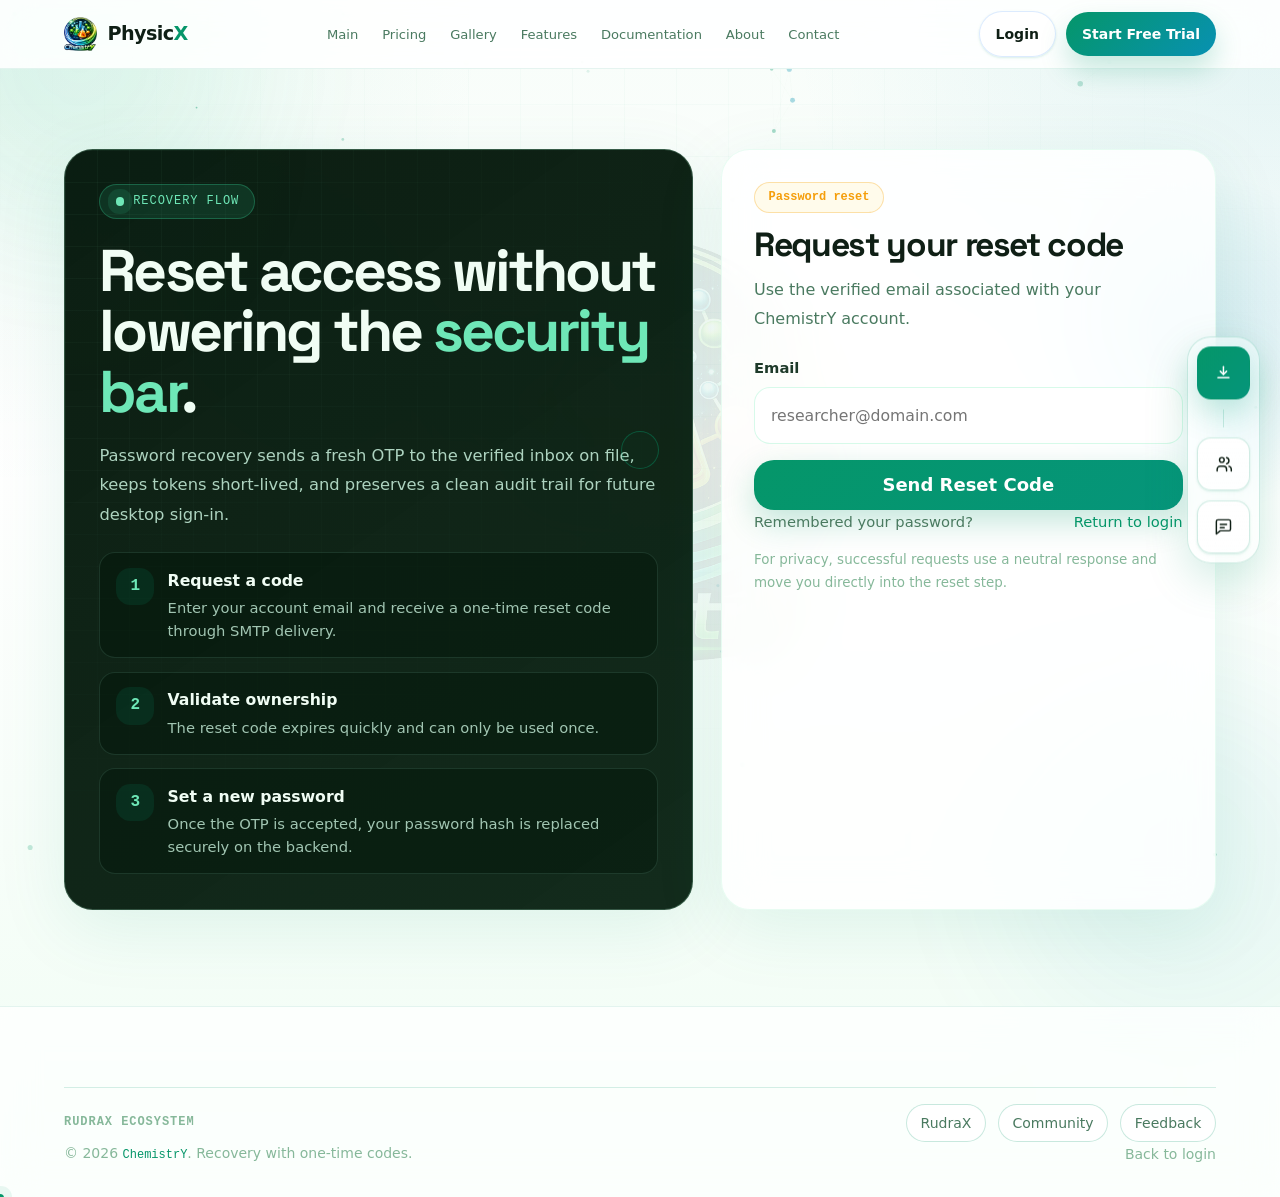
<file: forgot-password.html>
<!DOCTYPE html>
<html lang="en">
<head>
  <meta charset="UTF-8" />
  <meta name="viewport" content="width=device-width, initial-scale=1.0" />
  <title>Forgot Password - ChemistrY</title>
  <meta name="description" content="Request a reset OTP for your ChemistrY account and securely restore access." />
  <meta name="robots" content="noindex, nofollow" />
  <link rel="icon" type="image/png" href="assets/icon/logo.png" />
  <link rel="stylesheet" href="shared.css" />
  <link rel="stylesheet" href="auth.css" />
</head>
<body>
  <nav class="site-nav" id="site-nav">
    <div class="nav-inner">
      <a href="index.html" class="nav-logo" aria-label="ChemistrY Home">
        <img src="assets/icon/logo.png" alt="ChemistrY Logo" style="height:34px;">
        <span class="nav-logo-text">Chemistr<span>Y</span></span>
      </a>
      <ul class="nav-links" id="nav-links" role="list">
        <li><a href="index.html">Home</a></li>
        <li><a href="pricing.html">Pricing</a></li>
        <li><a href="gallery/gallery.html">Gallery</a></li>
        <li><a href="index.html#features">Features</a></li>
        <li><a href="docs/documentation.html">Documentation</a></li>
        <li><a href="about/about.html">About</a></li>
        <li><a href="contacts/contact.html">Contact</a></li>
        <li><a href="index.html#download-section" class="nav-download">Download</a></li>
      </ul>
      <button class="nav-hamburger" id="nav-hamburger" aria-label="Open menu" aria-expanded="false">
        <span></span><span></span><span></span>
      </button>
    </div>
  </nav>

  <main class="page-shell">
    <section class="auth-hero">
      <div class="container auth-shell">
        <article class="auth-showcase reveal">
          <span class="page-badge">Recovery flow</span>
          <h1 class="page-title">Reset access without lowering the <span class="accent">security bar</span>.</h1>
          <p class="page-subtitle">
            Password recovery sends a fresh OTP to the verified inbox on file, keeps tokens short-lived, and preserves a clean audit trail for future desktop sign-in.
          </p>

          <div class="auth-list">
            <div class="auth-list-item">
              <div class="auth-list-icon">1</div>
              <div class="auth-list-copy">
                <strong>Request a code</strong>
                <span>Enter your account email and receive a one-time reset code through SMTP delivery.</span>
              </div>
            </div>
            <div class="auth-list-item">
              <div class="auth-list-icon">2</div>
              <div class="auth-list-copy">
                <strong>Validate ownership</strong>
                <span>The reset code expires quickly and can only be used once.</span>
              </div>
            </div>
            <div class="auth-list-item">
              <div class="auth-list-icon">3</div>
              <div class="auth-list-copy">
                <strong>Set a new password</strong>
                <span>Once the OTP is accepted, your password hash is replaced securely on the backend.</span>
              </div>
            </div>
          </div>
        </article>

        <article class="auth-card-panel reveal reveal-delay-1">
          <div class="auth-card-head">
            <span class="badge badge-amber">Password reset</span>
            <h2 class="auth-card-title">Request your reset code</h2>
            <p class="auth-card-copy">
              Use the verified email associated with your ChemistrY account.
            </p>
          </div>

          <form id="forgot-password-form" class="auth-form" novalidate>
            <div class="field">
              <label for="forgot-password-email">Email</label>
              <input id="forgot-password-email" name="email" type="email" autocomplete="email" placeholder="researcher@domain.com" required />
            </div>

            <div id="forgot-password-message" class="status-message" aria-live="polite"></div>

            <button type="submit" class="btn btn-primary btn-lg auth-submit">Send Reset Code</button>
          </form>

          <div class="auth-inline">
            <span>Remembered your password?</span>
            <a href="login.html">Return to login</a>
          </div>
          <p class="auth-note">
            For privacy, successful requests use a neutral response and move you directly into the reset step.
          </p>
        </article>
      </div>
    </section>
  </main>

  <footer class="site-footer">
    <div class="container">
      <div class="footer-bottom" style="border-top:none; padding-top:0;">
        <span>&copy; 2026 <span class="mono">ChemistrY</span>. Recovery with one-time codes.</span>
        <span><a href="login.html" style="text-decoration:none;">Back to login</a></span>
      </div>
    </div>
  </footer>

  <script src="js/config.js"></script>
  <script src="js/auth.js"></script>
  <script src="js/nav.js"></script>
</body>
</html>
</file>
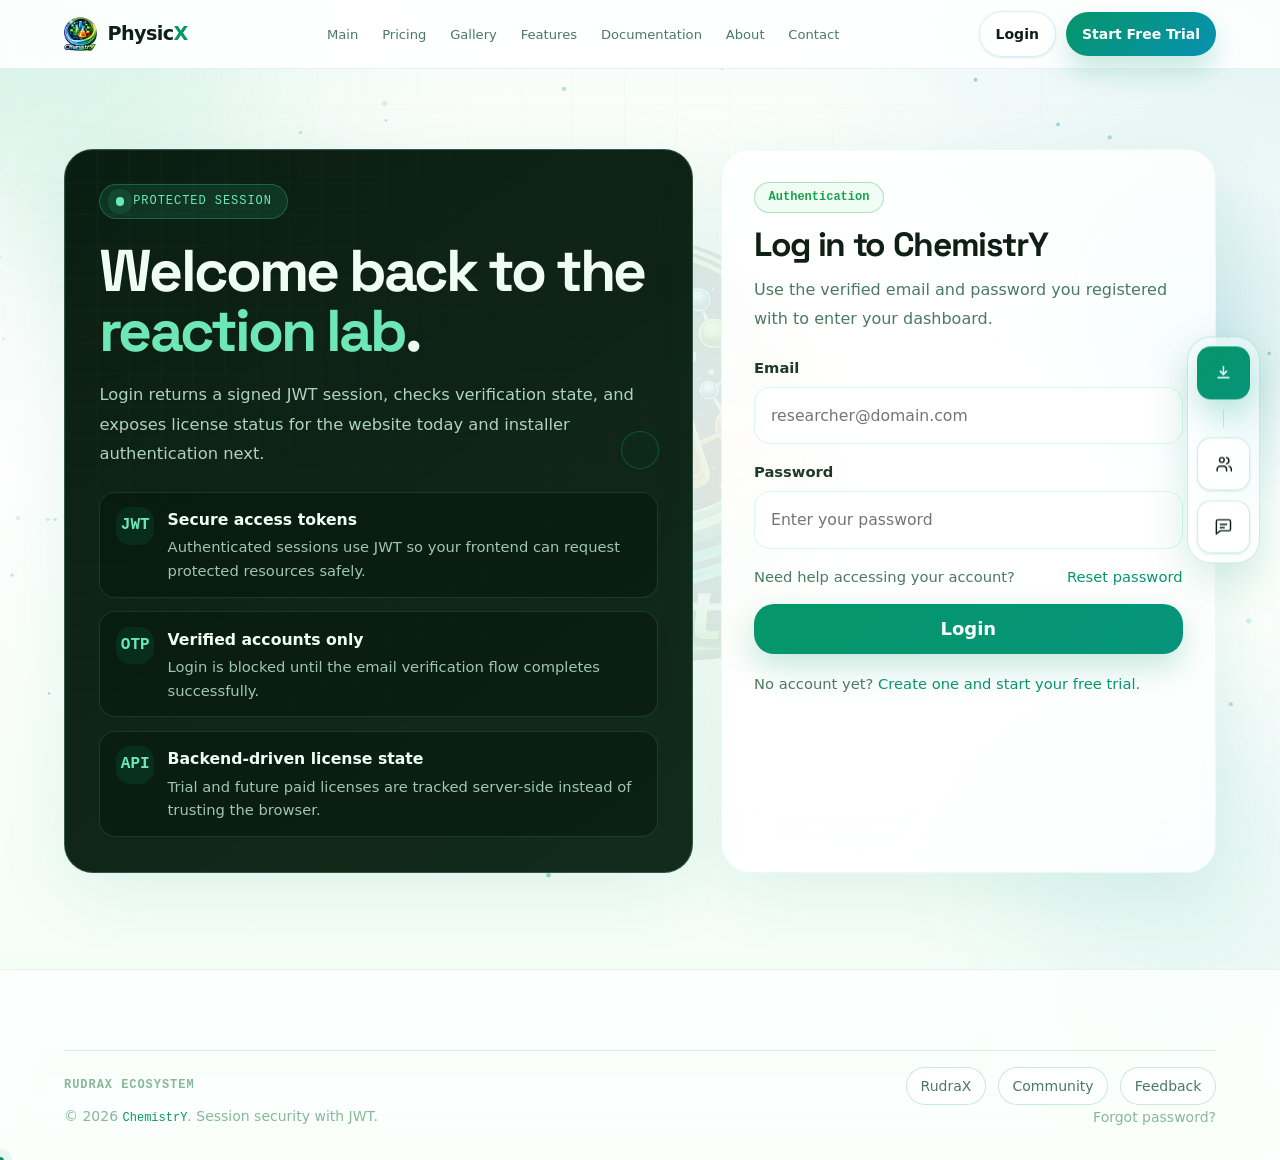
<file: login.html>
<!DOCTYPE html>
<html lang="en">
<head>
  <meta charset="UTF-8" />
  <meta name="viewport" content="width=device-width, initial-scale=1.0" />
  <title>Login - ChemistrY</title>
  <meta name="description" content="Securely log in to ChemistrY and access your account dashboard and license status." />
  <meta name="robots" content="noindex, nofollow" />
  <link rel="icon" type="image/png" href="assets/icon/logo.png" />
  <link rel="stylesheet" href="shared.css" />
  <link rel="stylesheet" href="auth.css" />
</head>
<body>
  <nav class="site-nav" id="site-nav">
    <div class="nav-inner">
      <a href="index.html" class="nav-logo" aria-label="ChemistrY Home">
        <img src="assets/icon/logo.png" alt="ChemistrY Logo" style="height:34px;">
        <span class="nav-logo-text">Chemistr<span>Y</span></span>
      </a>
      <ul class="nav-links" id="nav-links" role="list">
        <li><a href="index.html">Home</a></li>
        <li><a href="pricing.html">Pricing</a></li>
        <li><a href="gallery/gallery.html">Gallery</a></li>
        <li><a href="index.html#features">Features</a></li>
        <li><a href="docs/documentation.html">Documentation</a></li>
        <li><a href="about/about.html">About</a></li>
        <li><a href="contacts/contact.html">Contact</a></li>
        <li><a href="index.html#download-section" class="nav-download">Download</a></li>
      </ul>
      <button class="nav-hamburger" id="nav-hamburger" aria-label="Open menu" aria-expanded="false">
        <span></span><span></span><span></span>
      </button>
    </div>
  </nav>

  <main class="page-shell">
    <section class="auth-hero">
      <div class="container auth-shell">
        <article class="auth-showcase reveal">
          <span class="page-badge">Protected session</span>
          <h1 class="page-title">Welcome back to the <span class="accent">reaction lab</span>.</h1>
          <p class="page-subtitle">
            Login returns a signed JWT session, checks verification state, and exposes license status for the website today and installer authentication next.
          </p>

          <div class="auth-list">
            <div class="auth-list-item">
              <div class="auth-list-icon">JWT</div>
              <div class="auth-list-copy">
                <strong>Secure access tokens</strong>
                <span>Authenticated sessions use JWT so your frontend can request protected resources safely.</span>
              </div>
            </div>
            <div class="auth-list-item">
              <div class="auth-list-icon">OTP</div>
              <div class="auth-list-copy">
                <strong>Verified accounts only</strong>
                <span>Login is blocked until the email verification flow completes successfully.</span>
              </div>
            </div>
            <div class="auth-list-item">
              <div class="auth-list-icon">API</div>
              <div class="auth-list-copy">
                <strong>Backend-driven license state</strong>
                <span>Trial and future paid licenses are tracked server-side instead of trusting the browser.</span>
              </div>
            </div>
          </div>
        </article>

        <article class="auth-card-panel reveal reveal-delay-1">
          <div class="auth-card-head">
            <span class="badge badge-green">Authentication</span>
            <h2 class="auth-card-title">Log in to ChemistrY</h2>
            <p class="auth-card-copy">
              Use the verified email and password you registered with to enter your dashboard.
            </p>
          </div>

          <form id="login-form" class="auth-form" novalidate>
            <div class="field">
              <label for="login-email">Email</label>
              <input id="login-email" name="email" type="email" autocomplete="email" placeholder="researcher@domain.com" required />
            </div>

            <div class="field">
              <label for="login-password">Password</label>
              <input id="login-password" name="password" type="password" autocomplete="current-password" placeholder="Enter your password" required />
            </div>

            <div class="auth-inline">
              <span>Need help accessing your account?</span>
              <a href="forgot-password.html">Reset password</a>
            </div>

            <div id="login-message" class="status-message" aria-live="polite"></div>

            <button type="submit" class="btn btn-primary btn-lg auth-submit">Login</button>
          </form>

          <p class="auth-footer-copy">
            No account yet? <a href="register.html">Create one and start your free trial</a>.
          </p>
        </article>
      </div>
    </section>
  </main>

  <footer class="site-footer">
    <div class="container">
      <div class="footer-bottom" style="border-top:none; padding-top:0;">
        <span>&copy; 2026 <span class="mono">ChemistrY</span>. Session security with JWT.</span>
        <span><a href="forgot-password.html" style="text-decoration:none;">Forgot password?</a></span>
      </div>
    </div>
  </footer>

  <script src="js/config.js"></script>
  <script src="js/auth.js"></script>
  <script src="js/nav.js"></script>
</body>
</html>
</file>
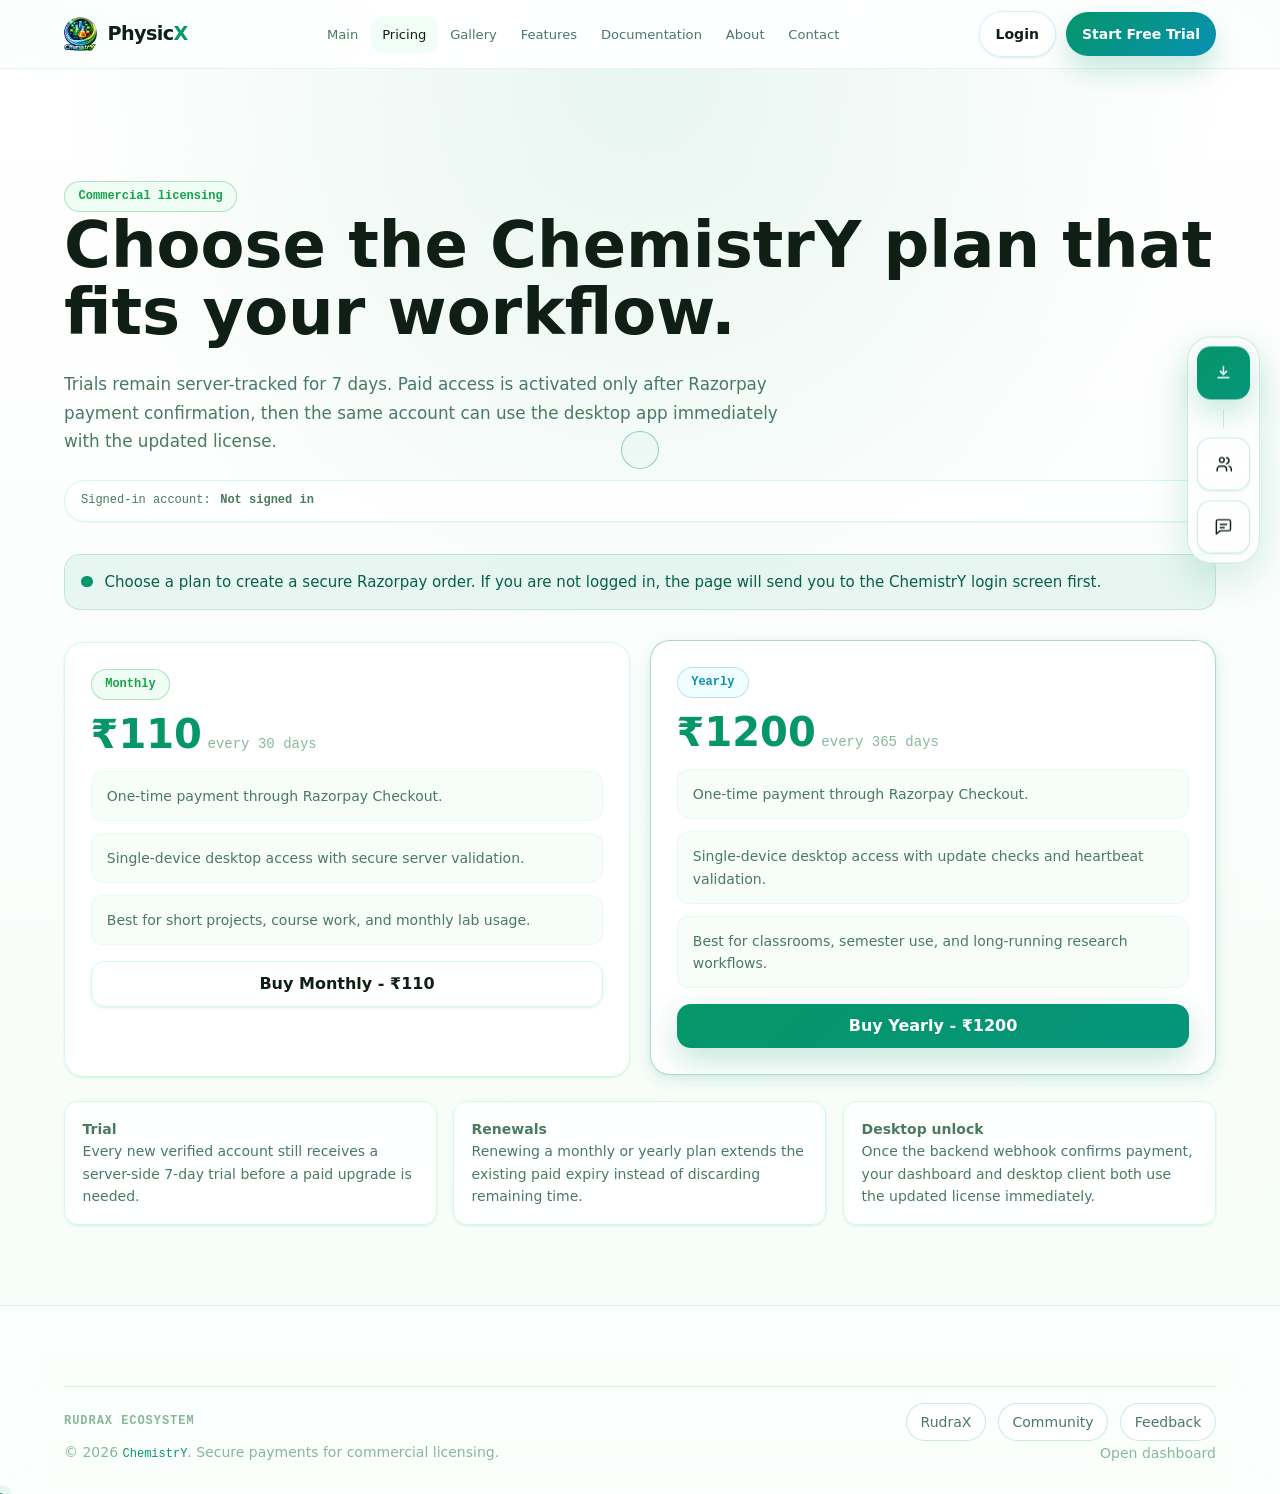
<file: pricing.html>
<!DOCTYPE html>
<html lang="en">
<head>
  <meta charset="UTF-8" />
  <meta name="viewport" content="width=device-width, initial-scale=1.0" />
  <title>Pricing - ChemistrY</title>
  <meta name="description" content="Choose a ChemistrY paid license plan and complete payment securely with Razorpay." />
  <link rel="icon" type="image/png" href="assets/icon/logo.png" />
  <link rel="stylesheet" href="shared.css" />
  <link rel="stylesheet" href="auth.css" />
  <style>
    .pricing-shell {
      padding: 7rem 0 5rem;
      background:
        radial-gradient(circle at top, rgba(5,150,105,0.09), transparent 42%),
        linear-gradient(180deg, #ffffff 0%, #f7fdf9 100%);
    }
    .pricing-hero {
      display: grid;
      gap: 1.5rem;
      margin-bottom: 2rem;
      align-items: end;
    }
    .pricing-hero h1 {
      margin: 0;
      font-size: clamp(2.3rem, 5vw, 4rem);
      line-height: 1.05;
    }
    .pricing-hero p {
      margin: 0;
      max-width: 720px;
      color: var(--clr-text-3);
      font-size: 1.05rem;
      line-height: 1.7;
    }
    .pricing-account {
      display: inline-flex;
      gap: 0.6rem;
      align-items: center;
      padding: 0.65rem 1rem;
      border: 1px solid var(--clr-border);
      border-radius: 999px;
      background: rgba(255, 255, 255, 0.85);
      box-shadow: var(--shadow-xs);
      color: var(--clr-text-3);
      font-family: var(--font-mono);
      font-size: var(--text-xs);
    }
    .pricing-grid {
      display: grid;
      grid-template-columns: repeat(auto-fit, minmax(280px, 1fr));
      gap: 1.25rem;
      margin-top: 2rem;
    }
    .pricing-card {
      display: flex;
      flex-direction: column;
      gap: 1rem;
      padding: 1.6rem;
      background: rgba(255, 255, 255, 0.92);
      border: 1px solid var(--clr-border);
      border-radius: var(--radius-xl);
      box-shadow: var(--shadow-sm);
    }
    .pricing-card.featured {
      border-color: rgba(5,150,105,0.35);
      box-shadow: var(--shadow-md);
      transform: translateY(-2px);
    }
    .pricing-price {
      display: flex;
      align-items: baseline;
      gap: 0.35rem;
    }
    .pricing-price strong {
      font-size: 2.5rem;
      line-height: 1;
      color: var(--clr-accent);
    }
    .pricing-price span {
      color: var(--clr-text-4);
      font-family: var(--font-mono);
      font-size: var(--text-sm);
    }
    .pricing-points {
      display: grid;
      gap: 0.75rem;
      color: var(--clr-text-3);
      font-size: var(--text-sm);
    }
    .pricing-point {
      padding: 0.8rem 0.95rem;
      border-radius: var(--radius-md);
      background: var(--clr-bg-soft);
      border: 1px solid rgba(167,243,208,0.20);
    }
    .pricing-meta {
      display: grid;
      grid-template-columns: repeat(auto-fit, minmax(220px, 1fr));
      gap: 1rem;
      margin-top: 1.5rem;
    }
    .pricing-meta-card {
      padding: 1rem 1.1rem;
      border-radius: var(--radius-lg);
      background: rgba(255, 255, 255, 0.86);
      border: 1px solid var(--clr-border);
      color: var(--clr-text-3);
      font-size: var(--text-sm);
      line-height: 1.6;
    }
  </style>
</head>
<body>
  <nav class="site-nav" id="site-nav">
    <div class="nav-inner">
      <a href="index.html" class="nav-logo" aria-label="ChemistrY Home">
        <img src="assets/icon/logo.png" alt="ChemistrY Logo" style="height:34px;">
        <span class="nav-logo-text">Chemistr<span>Y</span></span>
      </a>
      <ul class="nav-links" id="nav-links" role="list">
        <li><a href="index.html">Home</a></li>
        <li><a href="pricing.html">Pricing</a></li>
        <li><a href="gallery/gallery.html">Gallery</a></li>
        <li><a href="index.html#features">Features</a></li>
        <li><a href="docs/documentation.html">Documentation</a></li>
        <li><a href="about/about.html">About</a></li>
        <li><a href="contacts/contact.html">Contact</a></li>
        <li><a href="index.html#download-section" class="nav-download">Download</a></li>
      </ul>
      <button class="nav-hamburger" id="nav-hamburger" aria-label="Open menu" aria-expanded="false">
        <span></span><span></span><span></span>
      </button>
    </div>
  </nav>

  <main class="pricing-shell">
    <section class="container">
      <div class="pricing-hero reveal">
        <div>
          <span class="badge badge-green">Commercial licensing</span>
          <h1>Choose the ChemistrY plan that fits your workflow.</h1>
        </div>
        <p>
          Trials remain server-tracked for 7 days. Paid access is activated only after Razorpay payment confirmation,
          then the same account can use the desktop app immediately with the updated license.
        </p>
        <div class="pricing-account">
          Signed-in account:
          <strong id="pricing-email">Checking session...</strong>
        </div>
      </div>

      <div id="pricing-message" class="status-message status-info show">
        Choose a plan to create a secure Razorpay order. If you are not logged in, the page will send you to the ChemistrY login screen first.
      </div>

      <div class="pricing-grid">
        <article class="pricing-card reveal reveal-delay-1">
          <div>
            <span class="badge badge-green">Monthly</span>
            <div class="pricing-price" style="margin-top:0.9rem;">
              <strong>₹110</strong>
              <span>every 30 days</span>
            </div>
          </div>
          <div class="pricing-points">
            <div class="pricing-point">One-time payment through Razorpay Checkout.</div>
            <div class="pricing-point">Single-device desktop access with secure server validation.</div>
            <div class="pricing-point">Best for short projects, course work, and monthly lab usage.</div>
          </div>
          <button class="btn btn-secondary" data-buy-plan="monthly" onclick="buyPlan('monthly')">
            Buy Monthly - ₹110
          </button>
        </article>

        <article class="pricing-card featured reveal reveal-delay-2">
          <div>
            <span class="badge badge-teal">Yearly</span>
            <div class="pricing-price" style="margin-top:0.9rem;">
              <strong>₹1200</strong>
              <span>every 365 days</span>
            </div>
          </div>
          <div class="pricing-points">
            <div class="pricing-point">One-time payment through Razorpay Checkout.</div>
            <div class="pricing-point">Single-device desktop access with update checks and heartbeat validation.</div>
            <div class="pricing-point">Best for classrooms, semester use, and long-running research workflows.</div>
          </div>
          <button class="btn btn-primary" data-buy-plan="yearly" onclick="buyPlan('yearly')">
            Buy Yearly - ₹1200
          </button>
        </article>
      </div>

      <div class="pricing-meta">
        <div class="pricing-meta-card">
          <strong>Trial</strong><br />
          Every new verified account still receives a server-side 7-day trial before a paid upgrade is needed.
        </div>
        <div class="pricing-meta-card">
          <strong>Renewals</strong><br />
          Renewing a monthly or yearly plan extends the existing paid expiry instead of discarding remaining time.
        </div>
        <div class="pricing-meta-card">
          <strong>Desktop unlock</strong><br />
          Once the backend webhook confirms payment, your dashboard and desktop client both use the updated license immediately.
        </div>
      </div>
    </section>
  </main>

  <footer class="site-footer">
    <div class="container">
      <div class="footer-bottom" style="border-top:none; padding-top:0;">
        <span>&copy; 2026 <span class="mono">ChemistrY</span>. Secure payments for commercial licensing.</span>
        <span><a href="dashboard.html" style="text-decoration:none;">Open dashboard</a></span>
      </div>
    </div>
  </footer>

  <script src="js/config.js"></script>
  <script src="js/auth.js"></script>
  <script src="https://checkout.razorpay.com/v1/checkout.js"></script>
  <script src="js/payment.js"></script>
  <script src="js/nav.js"></script>
</body>
</html>
</file>
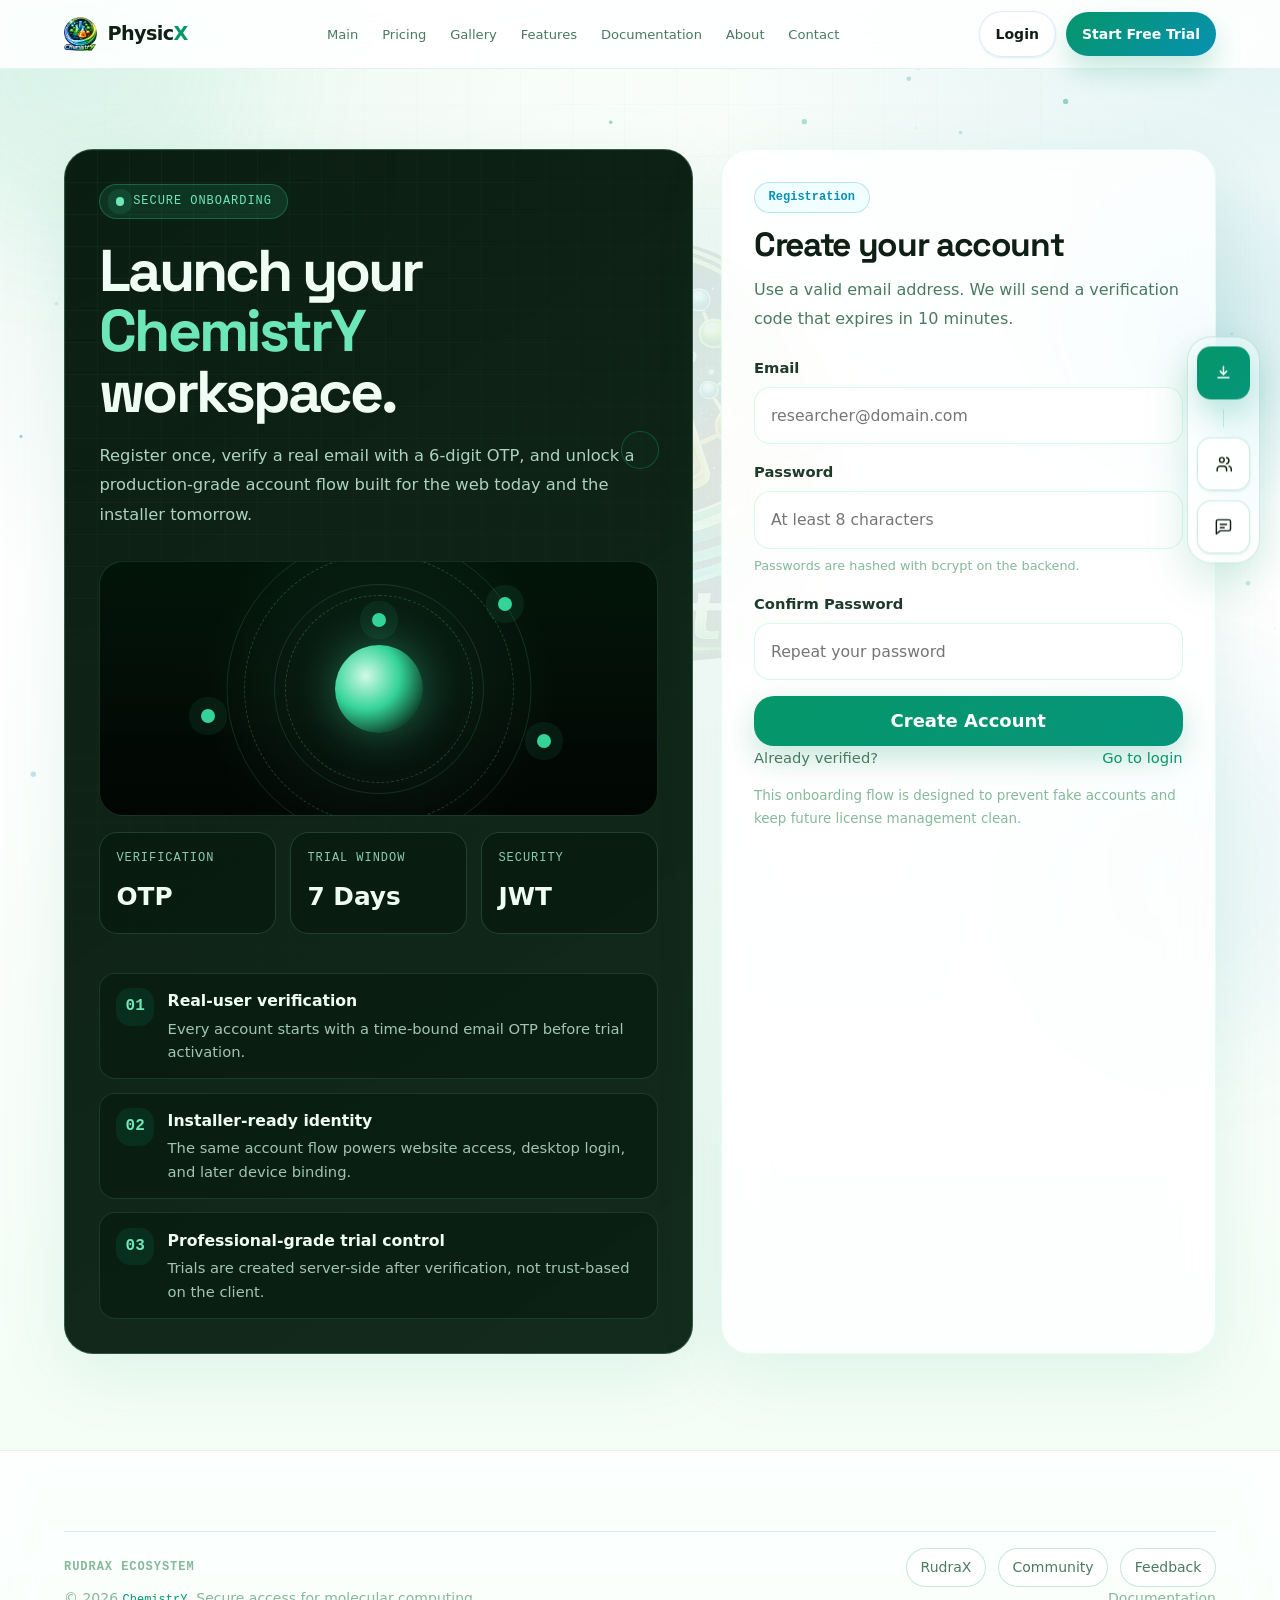
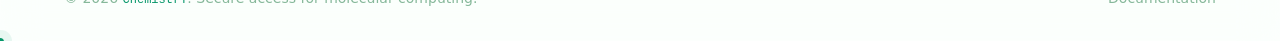
<file: register.html>
<!DOCTYPE html>
<html lang="en">
<head>
  <meta charset="UTF-8" />
  <meta name="viewport" content="width=device-width, initial-scale=1.0" />
  <title>Create Account - ChemistrY</title>
  <meta name="description" content="Create your ChemistrY account, verify your email with OTP, and activate a secure 7-day trial." />
  <meta name="robots" content="noindex, nofollow" />
  <link rel="icon" type="image/png" href="assets/icon/logo.png" />
  <link rel="stylesheet" href="shared.css" />
  <link rel="stylesheet" href="auth.css" />
</head>
<body>
  <nav class="site-nav" id="site-nav">
    <div class="nav-inner">
      <a href="index.html" class="nav-logo" aria-label="ChemistrY Home">
        <img src="assets/icon/logo.png" alt="ChemistrY Logo" style="height:34px;">
        <span class="nav-logo-text">Chemistr<span>Y</span></span>
      </a>
      <ul class="nav-links" id="nav-links" role="list">
        <li><a href="index.html">Home</a></li>
        <li><a href="pricing.html">Pricing</a></li>
        <li><a href="gallery/gallery.html">Gallery</a></li>
        <li><a href="index.html#features">Features</a></li>
        <li><a href="docs/documentation.html">Documentation</a></li>
        <li><a href="about/about.html">About</a></li>
        <li><a href="contacts/contact.html">Contact</a></li>
        <li><a href="index.html#download-section" class="nav-download">Download</a></li>
      </ul>
      <button class="nav-hamburger" id="nav-hamburger" aria-label="Open menu" aria-expanded="false">
        <span></span><span></span><span></span>
      </button>
    </div>
  </nav>

  <main class="page-shell">
    <section class="auth-hero">
      <div class="container auth-shell">
        <article class="auth-showcase reveal">
          <span class="page-badge">Secure onboarding</span>
          <h1 class="page-title">Launch your <span class="accent">ChemistrY</span> workspace.</h1>
          <p class="page-subtitle">
            Register once, verify a real email with a 6-digit OTP, and unlock a production-grade account flow built for the web today and the installer tomorrow.
          </p>

          <div class="auth-visual">
            <div class="auth-orbit">
              <div class="orbit-ring"></div>
              <div class="orbit-ring small"></div>
              <div class="orbit-core"></div>
              <div class="orbit-node one"></div>
              <div class="orbit-node two"></div>
              <div class="orbit-node three"></div>
              <div class="orbit-node four"></div>
            </div>

            <div class="auth-mini-grid">
              <div class="auth-mini-card">
                <div class="auth-mini-label">Verification</div>
                <div class="auth-mini-value">OTP</div>
              </div>
              <div class="auth-mini-card">
                <div class="auth-mini-label">Trial window</div>
                <div class="auth-mini-value">7 Days</div>
              </div>
              <div class="auth-mini-card">
                <div class="auth-mini-label">Security</div>
                <div class="auth-mini-value">JWT</div>
              </div>
            </div>

            <div class="auth-list">
              <div class="auth-list-item">
                <div class="auth-list-icon">01</div>
                <div class="auth-list-copy">
                  <strong>Real-user verification</strong>
                  <span>Every account starts with a time-bound email OTP before trial activation.</span>
                </div>
              </div>
              <div class="auth-list-item">
                <div class="auth-list-icon">02</div>
                <div class="auth-list-copy">
                  <strong>Installer-ready identity</strong>
                  <span>The same account flow powers website access, desktop login, and later device binding.</span>
                </div>
              </div>
              <div class="auth-list-item">
                <div class="auth-list-icon">03</div>
                <div class="auth-list-copy">
                  <strong>Professional-grade trial control</strong>
                  <span>Trials are created server-side after verification, not trust-based on the client.</span>
                </div>
              </div>
            </div>
          </div>
        </article>

        <article class="auth-card-panel reveal reveal-delay-1">
          <div class="auth-card-head">
            <span class="badge badge-teal">Registration</span>
            <h2 class="auth-card-title">Create your account</h2>
            <p class="auth-card-copy">
              Use a valid email address. We will send a verification code that expires in 10 minutes.
            </p>
          </div>

          <form id="register-form" class="auth-form" novalidate>
            <div class="field">
              <label for="register-email">Email</label>
              <input id="register-email" name="email" type="email" autocomplete="email" placeholder="researcher@domain.com" required />
            </div>

            <div class="field">
              <label for="register-password">Password</label>
              <input id="register-password" name="password" type="password" autocomplete="new-password" minlength="8" placeholder="At least 8 characters" required />
              <small>Passwords are hashed with bcrypt on the backend.</small>
            </div>

            <div class="field">
              <label for="register-confirm-password">Confirm Password</label>
              <input id="register-confirm-password" name="confirmPassword" type="password" autocomplete="new-password" minlength="8" placeholder="Repeat your password" required />
            </div>

            <div id="register-message" class="status-message" aria-live="polite"></div>

            <button type="submit" class="btn btn-primary btn-lg auth-submit">Create Account</button>
          </form>

          <div class="auth-inline">
            <span>Already verified?</span>
            <a href="login.html">Go to login</a>
          </div>
          <p class="auth-note">
            This onboarding flow is designed to prevent fake accounts and keep future license management clean.
          </p>
        </article>
      </div>
    </section>
  </main>

  <footer class="site-footer">
    <div class="container">
      <div class="footer-bottom" style="border-top:none; padding-top:0;">
        <span>&copy; 2026 <span class="mono">ChemistrY</span>. Secure access for molecular computing.</span>
        <span><a href="docs/documentation.html" style="text-decoration:none;">Documentation</a></span>
      </div>
    </div>
  </footer>

  <script src="js/config.js"></script>
  <script src="js/auth.js"></script>
  <script src="js/nav.js"></script>
</body>
</html>
</file>
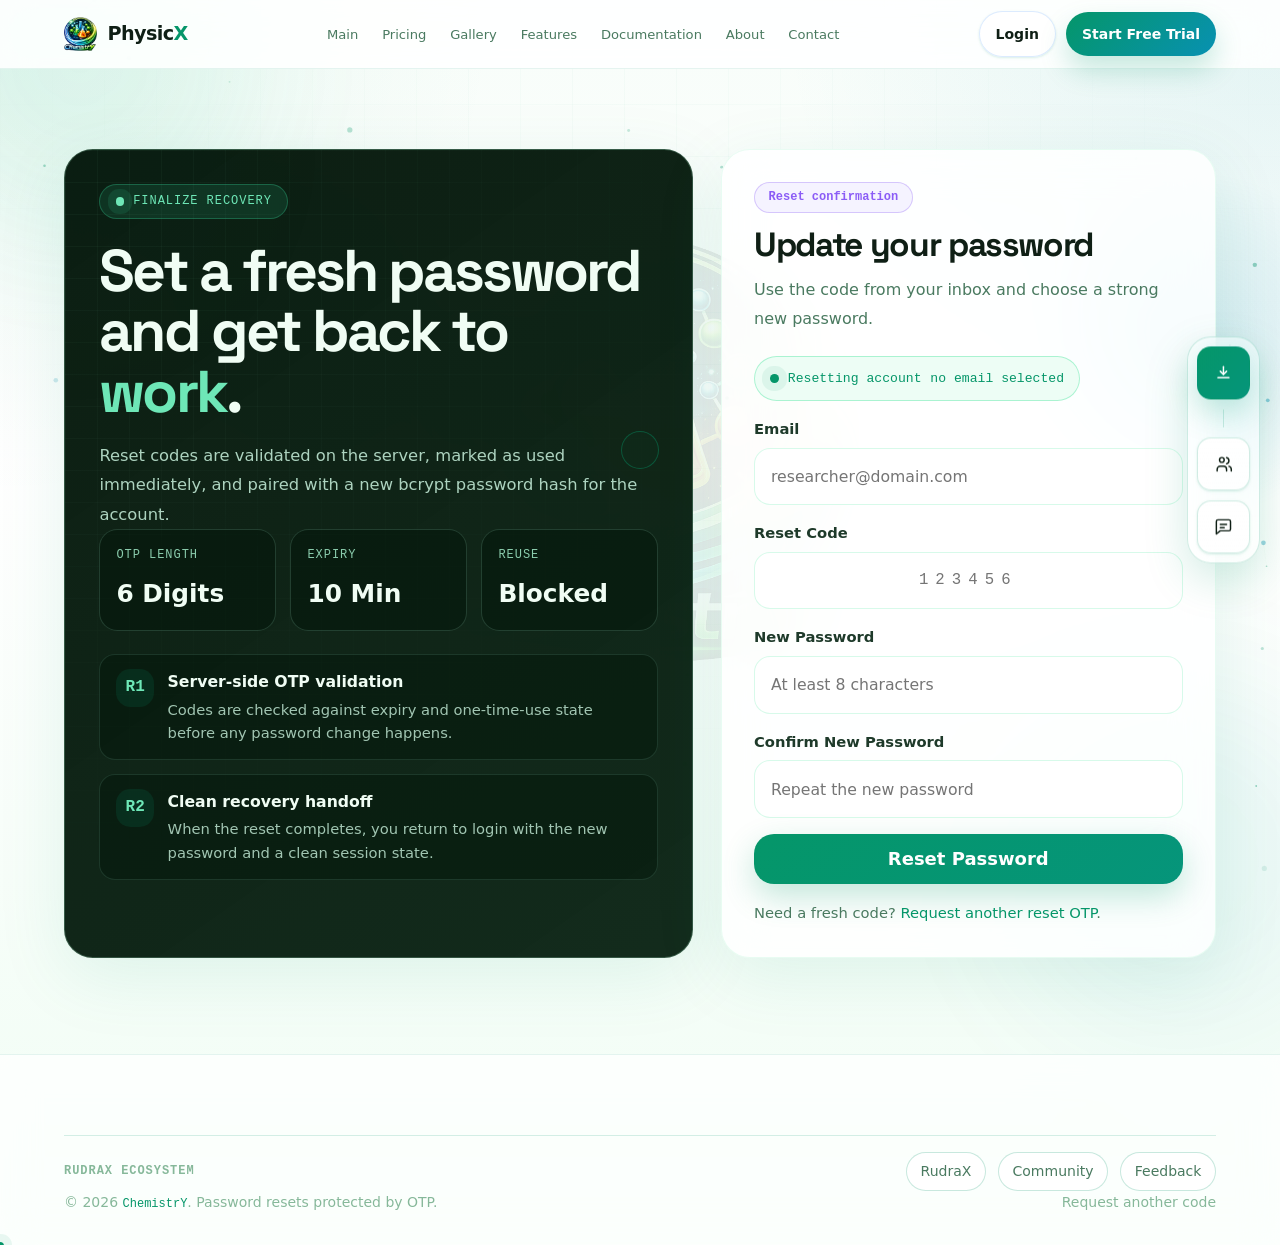
<file: reset-password.html>
<!DOCTYPE html>
<html lang="en">
<head>
  <meta charset="UTF-8" />
  <meta name="viewport" content="width=device-width, initial-scale=1.0" />
  <title>Reset Password - ChemistrY</title>
  <meta name="description" content="Enter your reset OTP and choose a new password for your ChemistrY account." />
  <meta name="robots" content="noindex, nofollow" />
  <link rel="icon" type="image/png" href="assets/icon/logo.png" />
  <link rel="stylesheet" href="shared.css" />
  <link rel="stylesheet" href="auth.css" />
</head>
<body>
  <nav class="site-nav" id="site-nav">
    <div class="nav-inner">
      <a href="index.html" class="nav-logo" aria-label="ChemistrY Home">
        <img src="assets/icon/logo.png" alt="ChemistrY Logo" style="height:34px;">
        <span class="nav-logo-text">Chemistr<span>Y</span></span>
      </a>
      <ul class="nav-links" id="nav-links" role="list">
        <li><a href="index.html">Home</a></li>
        <li><a href="pricing.html">Pricing</a></li>
        <li><a href="gallery/gallery.html">Gallery</a></li>
        <li><a href="index.html#features">Features</a></li>
        <li><a href="docs/documentation.html">Documentation</a></li>
        <li><a href="about/about.html">About</a></li>
        <li><a href="contacts/contact.html">Contact</a></li>
        <li><a href="index.html#download-section" class="nav-download">Download</a></li>
      </ul>
      <button class="nav-hamburger" id="nav-hamburger" aria-label="Open menu" aria-expanded="false">
        <span></span><span></span><span></span>
      </button>
    </div>
  </nav>

  <main class="page-shell">
    <section class="auth-hero">
      <div class="container auth-shell">
        <article class="auth-showcase reveal">
          <span class="page-badge">Finalize recovery</span>
          <h1 class="page-title">Set a fresh password and get back to <span class="accent">work</span>.</h1>
          <p class="page-subtitle">
            Reset codes are validated on the server, marked as used immediately, and paired with a new bcrypt password hash for the account.
          </p>

          <div class="auth-mini-grid">
            <div class="auth-mini-card">
              <div class="auth-mini-label">OTP length</div>
              <div class="auth-mini-value">6 Digits</div>
            </div>
            <div class="auth-mini-card">
              <div class="auth-mini-label">Expiry</div>
              <div class="auth-mini-value">10 Min</div>
            </div>
            <div class="auth-mini-card">
              <div class="auth-mini-label">Reuse</div>
              <div class="auth-mini-value">Blocked</div>
            </div>
          </div>

          <div class="auth-list">
            <div class="auth-list-item">
              <div class="auth-list-icon">R1</div>
              <div class="auth-list-copy">
                <strong>Server-side OTP validation</strong>
                <span>Codes are checked against expiry and one-time-use state before any password change happens.</span>
              </div>
            </div>
            <div class="auth-list-item">
              <div class="auth-list-icon">R2</div>
              <div class="auth-list-copy">
                <strong>Clean recovery handoff</strong>
                <span>When the reset completes, you return to login with the new password and a clean session state.</span>
              </div>
            </div>
          </div>
        </article>

        <article class="auth-card-panel reveal reveal-delay-1">
          <div class="auth-card-head">
            <span class="badge badge-purple">Reset confirmation</span>
            <h2 class="auth-card-title">Update your password</h2>
            <p class="auth-card-copy">
              Use the code from your inbox and choose a strong new password.
            </p>
          </div>

          <div class="email-pill" data-email-pill hidden>
            Resetting account <span data-pending-email></span>
          </div>

          <form id="reset-password-form" class="auth-form" novalidate style="margin-top:1rem;">
            <div class="field" data-email-fallback hidden>
              <label for="reset-email">Email</label>
              <input id="reset-email" data-prefill-email name="email" type="email" autocomplete="email" placeholder="researcher@domain.com" />
            </div>

            <div class="field">
              <label for="reset-otp">Reset Code</label>
              <input id="reset-otp" name="otpCode" class="otp-input" type="text" inputmode="numeric" autocomplete="one-time-code" maxlength="6" placeholder="123456" required />
            </div>

            <div class="field">
              <label for="reset-password-input">New Password</label>
              <input id="reset-password-input" name="password" type="password" autocomplete="new-password" minlength="8" placeholder="At least 8 characters" required />
            </div>

            <div class="field">
              <label for="reset-confirm-password">Confirm New Password</label>
              <input id="reset-confirm-password" name="confirmPassword" type="password" autocomplete="new-password" minlength="8" placeholder="Repeat the new password" required />
            </div>

            <div id="reset-password-message" class="status-message" aria-live="polite"></div>

            <button type="submit" class="btn btn-primary btn-lg auth-submit">Reset Password</button>
          </form>

          <p class="auth-footer-copy">
            Need a fresh code? <a href="forgot-password.html">Request another reset OTP</a>.
          </p>
        </article>
      </div>
    </section>
  </main>

  <footer class="site-footer">
    <div class="container">
      <div class="footer-bottom" style="border-top:none; padding-top:0;">
        <span>&copy; 2026 <span class="mono">ChemistrY</span>. Password resets protected by OTP.</span>
        <span><a href="forgot-password.html" style="text-decoration:none;">Request another code</a></span>
      </div>
    </div>
  </footer>

  <script src="js/config.js"></script>
  <script src="js/auth.js"></script>
  <script src="js/nav.js"></script>
</body>
</html>
</file>
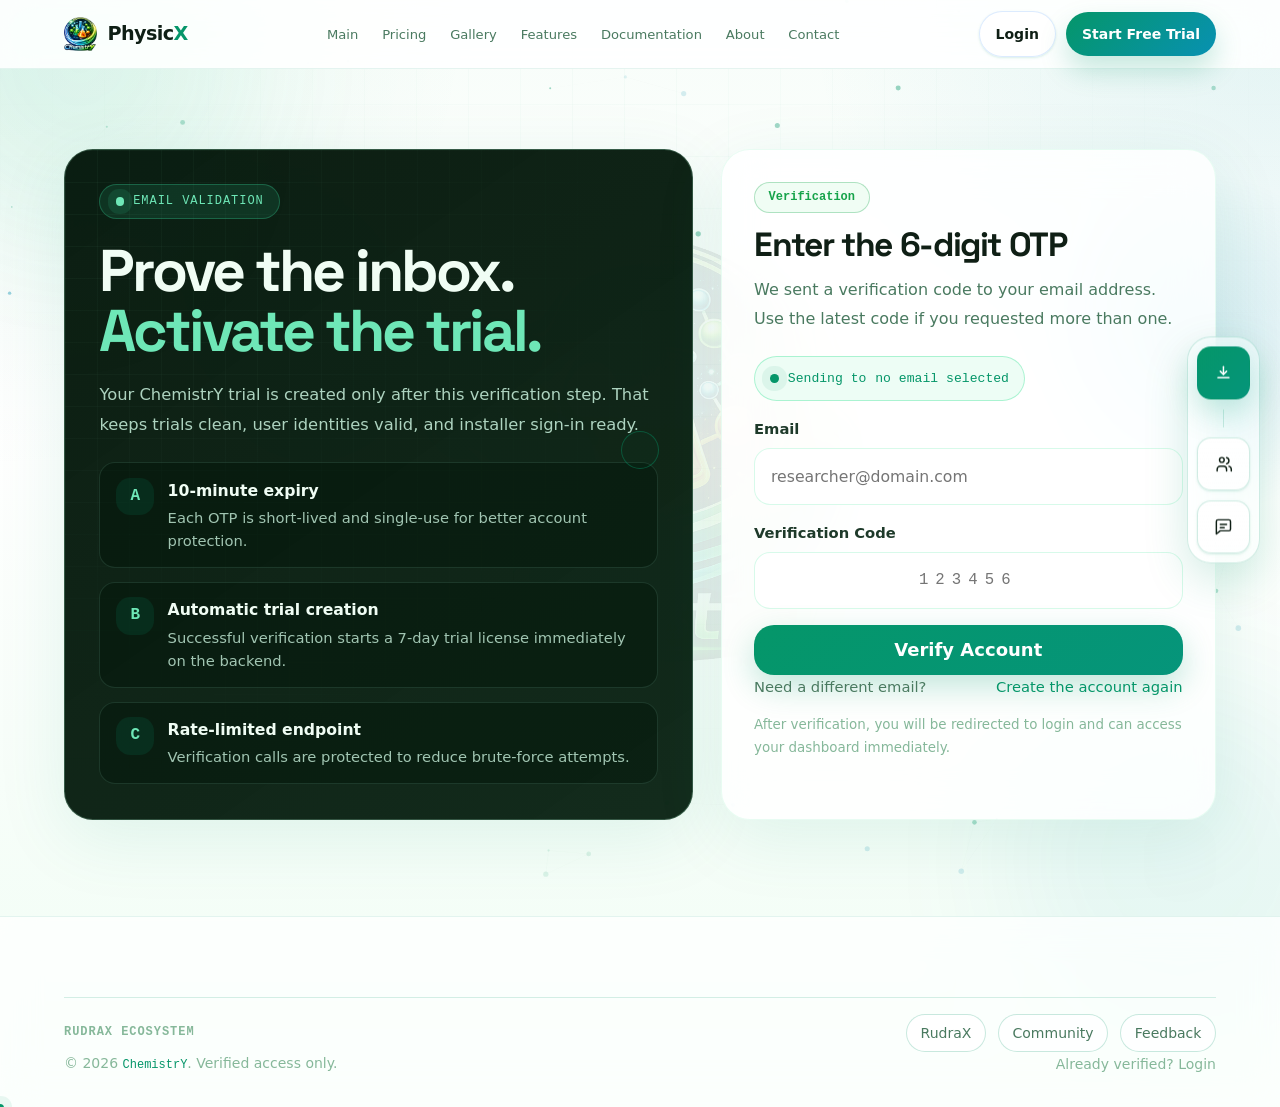
<file: verify-otp.html>
<!DOCTYPE html>
<html lang="en">
<head>
  <meta charset="UTF-8" />
  <meta name="viewport" content="width=device-width, initial-scale=1.0" />
  <title>Verify OTP - ChemistrY</title>
  <meta name="description" content="Verify your ChemistrY account using the one-time password sent to your email." />
  <meta name="robots" content="noindex, nofollow" />
  <link rel="icon" type="image/png" href="assets/icon/logo.png" />
  <link rel="stylesheet" href="shared.css" />
  <link rel="stylesheet" href="auth.css" />
</head>
<body>
  <nav class="site-nav" id="site-nav">
    <div class="nav-inner">
      <a href="index.html" class="nav-logo" aria-label="ChemistrY Home">
        <img src="assets/icon/logo.png" alt="ChemistrY Logo" style="height:34px;">
        <span class="nav-logo-text">Chemistr<span>Y</span></span>
      </a>
      <ul class="nav-links" id="nav-links" role="list">
        <li><a href="index.html">Home</a></li>
        <li><a href="pricing.html">Pricing</a></li>
        <li><a href="gallery/gallery.html">Gallery</a></li>
        <li><a href="index.html#features">Features</a></li>
        <li><a href="docs/documentation.html">Documentation</a></li>
        <li><a href="about/about.html">About</a></li>
        <li><a href="contacts/contact.html">Contact</a></li>
        <li><a href="index.html#download-section" class="nav-download">Download</a></li>
      </ul>
      <button class="nav-hamburger" id="nav-hamburger" aria-label="Open menu" aria-expanded="false">
        <span></span><span></span><span></span>
      </button>
    </div>
  </nav>

  <main class="page-shell">
    <section class="auth-hero">
      <div class="container auth-shell">
        <article class="auth-showcase reveal">
          <span class="page-badge">Email validation</span>
          <h1 class="page-title">Prove the inbox. <span class="accent">Activate the trial.</span></h1>
          <p class="page-subtitle">
            Your ChemistrY trial is created only after this verification step. That keeps trials clean, user identities valid, and installer sign-in ready.
          </p>

          <div class="auth-list">
            <div class="auth-list-item">
              <div class="auth-list-icon">A</div>
              <div class="auth-list-copy">
                <strong>10-minute expiry</strong>
                <span>Each OTP is short-lived and single-use for better account protection.</span>
              </div>
            </div>
            <div class="auth-list-item">
              <div class="auth-list-icon">B</div>
              <div class="auth-list-copy">
                <strong>Automatic trial creation</strong>
                <span>Successful verification starts a 7-day trial license immediately on the backend.</span>
              </div>
            </div>
            <div class="auth-list-item">
              <div class="auth-list-icon">C</div>
              <div class="auth-list-copy">
                <strong>Rate-limited endpoint</strong>
                <span>Verification calls are protected to reduce brute-force attempts.</span>
              </div>
            </div>
          </div>
        </article>

        <article class="auth-card-panel reveal reveal-delay-1">
          <div class="auth-card-head">
            <span class="badge badge-green">Verification</span>
            <h2 class="auth-card-title">Enter the 6-digit OTP</h2>
            <p class="auth-card-copy">
              We sent a verification code to your email address. Use the latest code if you requested more than one.
            </p>
          </div>

          <div class="email-pill" data-email-pill hidden>
            Sending to <span data-pending-email></span>
          </div>

          <form id="verify-otp-form" class="auth-form" novalidate style="margin-top:1rem;">
            <div class="field" data-email-fallback hidden>
              <label for="verify-email">Email</label>
              <input id="verify-email" data-prefill-email name="email" type="email" autocomplete="email" placeholder="researcher@domain.com" />
            </div>

            <div class="field">
              <label for="verify-otp">Verification Code</label>
              <input id="verify-otp" name="otpCode" class="otp-input" type="text" inputmode="numeric" autocomplete="one-time-code" maxlength="6" placeholder="123456" required />
            </div>

            <div id="verify-otp-message" class="status-message" aria-live="polite"></div>

            <button type="submit" class="btn btn-primary btn-lg auth-submit">Verify Account</button>
          </form>

          <div class="auth-inline">
            <span>Need a different email?</span>
            <a href="register.html">Create the account again</a>
          </div>
          <p class="auth-note">After verification, you will be redirected to login and can access your dashboard immediately.</p>
        </article>
      </div>
    </section>
  </main>

  <footer class="site-footer">
    <div class="container">
      <div class="footer-bottom" style="border-top:none; padding-top:0;">
        <span>&copy; 2026 <span class="mono">ChemistrY</span>. Verified access only.</span>
        <span><a href="login.html" style="text-decoration:none;">Already verified? Login</a></span>
      </div>
    </div>
  </footer>

  <script src="js/config.js"></script>
  <script src="js/auth.js"></script>
  <script src="js/otp.js"></script>
  <script src="js/nav.js"></script>
</body>
</html>
</file>
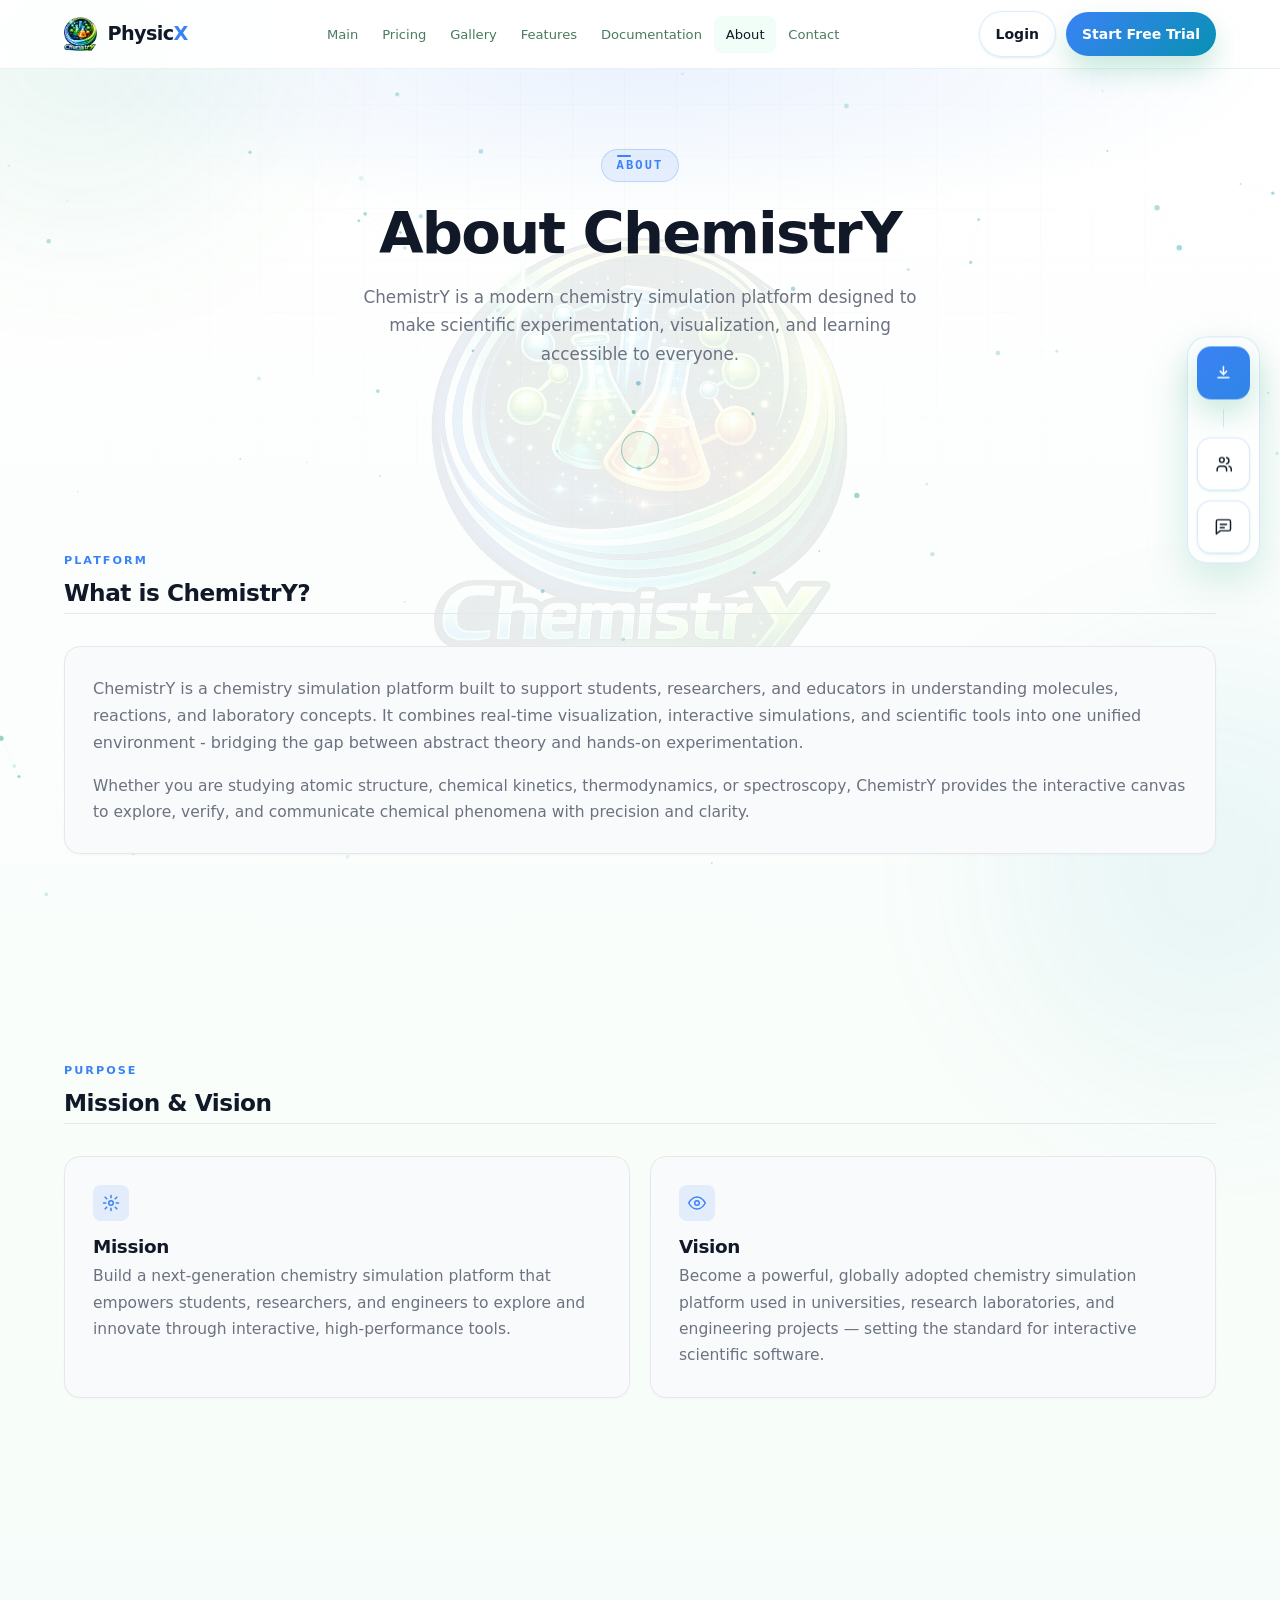
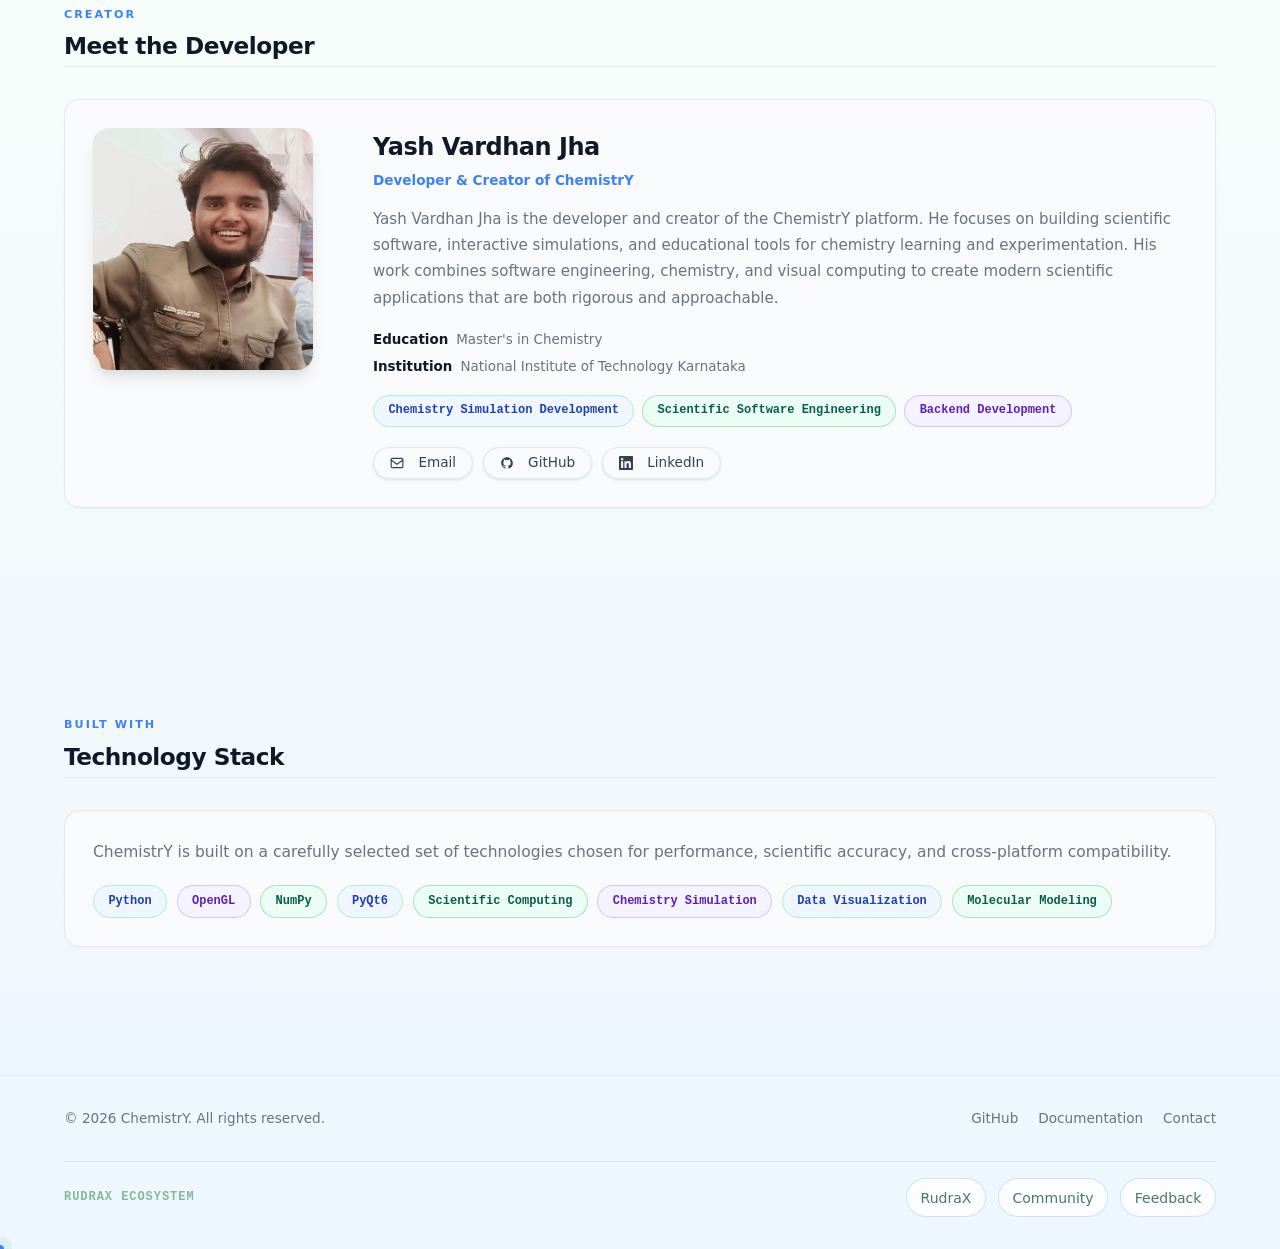
<file: about/about.html>
<!DOCTYPE html>
<html lang="en">
<head>
  <meta charset="UTF-8" />
  <meta name="viewport" content="width=device-width, initial-scale=1.0" />
  <title>About — ChemistrY</title>
  <link rel="icon" type="image/png" href="../assets/icon/logo.png">
  <link rel="stylesheet" href="../shared.css" />
  <style>
    /* ── About-page-specific overrides (no new design system) ── */

    /* Hero */
    .about-hero {
      text-align: center;
      padding: 5rem 1.5rem 3.5rem;
      position: relative;
      overflow: hidden;
    }
    .about-hero::before {
      content: "";
      position: absolute;
      inset: 0;
      background: radial-gradient(ellipse 70% 60% at 50% 0%,
        color-mix(in srgb, var(--clr-accent) 10%, transparent),
        transparent 70%);
      pointer-events: none;
    }
    .about-hero .label {
      display: inline-block;
      font-size: 0.75rem;
      font-weight: 700;
      letter-spacing: 0.18em;
      text-transform: uppercase;
      color: var(--clr-accent);
      background: color-mix(in srgb, var(--clr-accent) 10%, transparent);
      border: 1px solid color-mix(in srgb, var(--clr-accent) 25%, transparent);
      padding: 0.3rem 0.9rem;
      border-radius: 999px;
      margin-bottom: 1.25rem;
    }
    .about-hero h1 {
      font-size: clamp(2.4rem, 5vw, 3.6rem);
      font-weight: 800;
      line-height: 1.1;
      letter-spacing: -0.03em;
      margin-bottom: 1.1rem;
    }
    .about-hero p {
      max-width: 560px;
      margin: 0 auto;
      color: var(--clr-text-muted, #6b7280);
      font-size: 1.05rem;
      line-height: 1.7;
    }

    /* Section titles */
    .section-title {
      font-size: 1.45rem;
      font-weight: 700;
      letter-spacing: -0.02em;
      margin-bottom: 0.4rem;
    }
    .section-eyebrow {
      font-size: 0.7rem;
      font-weight: 700;
      letter-spacing: 0.18em;
      text-transform: uppercase;
      color: var(--clr-accent);
      margin-bottom: 0.6rem;
      display: block;
    }
    .section-lead {
      color: var(--clr-text-muted, #6b7280);
      line-height: 1.7;
      font-size: 0.97rem;
    }

    /* Grid helpers */
    .grid-2 {
      display: grid;
      grid-template-columns: 1fr 1fr;
      gap: 1.25rem;
    }
    @media (max-width: 640px) {
      .grid-2 { grid-template-columns: 1fr; }
    }

    /* Mission / Vision cards */
    .mv-card {
      position: relative;
      overflow: hidden;
    }
    .mv-card::after {
      content: "";
      position: absolute;
      top: -28px;
      right: -28px;
      width: 90px;
      height: 90px;
      border-radius: 50%;
      background: color-mix(in srgb, var(--clr-accent) 8%, transparent);
      border: 1.5px solid color-mix(in srgb, var(--clr-accent) 18%, transparent);
      pointer-events: none;
    }
    .mv-icon {
      width: 36px;
      height: 36px;
      border-radius: var(--radius-md, 8px);
      background: color-mix(in srgb, var(--clr-accent) 12%, transparent);
      display: flex;
      align-items: center;
      justify-content: center;
      margin-bottom: 1rem;
      color: var(--clr-accent);
      flex-shrink: 0;
    }
    .mv-icon svg { width: 18px; height: 18px; stroke: currentColor; fill: none; stroke-width: 2; stroke-linecap: round; stroke-linejoin: round; }

    /* Developer section */
    .dev-layout {
      display: grid;
      grid-template-columns: 240px 1fr;
      gap: 2.5rem;
      align-items: start;
    }
    @media (max-width: 700px) {
      .dev-layout { grid-template-columns: 1fr; justify-items: center; }
      .dev-details { text-align: center; }
      .dev-links { justify-content: center; }
      .spec-list { justify-content: center; }
    }
    .dev-photo {
      width: 100%;
      max-width: 220px;
      aspect-ratio: 1 / 1.1;
      object-fit: cover;
      border-radius: var(--radius-xl, 20px);
      box-shadow: var(--shadow-md);
      display: block;
    }
    .dev-photo-placeholder {
      width: 100%;
      max-width: 220px;
      aspect-ratio: 1 / 1.1;
      border-radius: var(--radius-xl, 20px);
      box-shadow: var(--shadow-md);
      background: var(--clr-bg-soft);
      border: 1px solid var(--clr-border);
      display: flex;
      flex-direction: column;
      align-items: center;
      justify-content: center;
      gap: 0.5rem;
      color: var(--clr-text-muted, #9ca3af);
      font-size: 0.8rem;
    }
    .dev-photo-placeholder svg { width: 40px; height: 40px; opacity: 0.35; }
    .dev-name {
      font-size: 1.5rem;
      font-weight: 800;
      letter-spacing: -0.02em;
      margin-bottom: 0.2rem;
    }
    .dev-role {
      font-size: 0.85rem;
      font-weight: 600;
      color: var(--clr-accent);
      margin-bottom: 0.9rem;
    }
    .dev-bio {
      font-size: 0.94rem;
      line-height: 1.75;
      color: var(--clr-text-muted, #6b7280);
      margin-bottom: 1.1rem;
    }
    .dev-meta {
      display: flex;
      flex-direction: column;
      gap: 0.35rem;
      margin-bottom: 1.1rem;
    }
    .dev-meta-row {
      display: flex;
      gap: 0.5rem;
      font-size: 0.84rem;
      align-items: baseline;
      flex-wrap: wrap;
    }
    .dev-meta-label {
      font-weight: 700;
      color: var(--clr-text, #111);
      white-space: nowrap;
    }
    .dev-meta-value {
      color: var(--clr-text-muted, #6b7280);
    }
    .spec-list {
      display: flex;
      flex-wrap: wrap;
      gap: 0.5rem;
      margin-bottom: 1.25rem;
    }
    .dev-links {
      display: flex;
      flex-wrap: wrap;
      gap: 0.6rem;
    }

    /* Stack section */
    .stack-grid {
      display: flex;
      flex-wrap: wrap;
      gap: 0.6rem;
    }
    .stack-card-inner {
      padding: 1.5rem;
    }

    /* Divider rule */
    .section-divider {
      border: none;
      border-top: 1px solid var(--clr-border);
      margin: 0.5rem 0 2rem;
    }

    /* Utility spacing */
    .mb-2 { margin-bottom: 2rem; }
    .mb-3 { margin-bottom: 3rem; }
    .mt-1 { margin-top: 1rem; }

    /* Fallback CSS variables in case shared.css is missing */
    :root {
      --clr-accent: #3b82f6;
      --clr-border: #e5e7eb;
      --clr-bg-soft: #f9fafb;
      --clr-text: #111827;
      --clr-text-muted: #6b7280;
      --radius-md: 0.5rem;
      --radius-xl: 1rem;
      --shadow-md: 0 10px 15px -3px rgba(0, 0, 0, 0.1), 0 4px 6px -2px rgba(0, 0, 0, 0.05);
    }
    .container {
      max-width: 1200px;
      margin: 0 auto;
      padding: 0 1.5rem;
    }
    .section {
      margin-bottom: 3rem;
    }
    .card {
      background: var(--clr-bg-soft, #ffffff);
      border-radius: var(--radius-xl, 1rem);
      border: 1px solid var(--clr-border, #e5e7eb);
      padding: 1.75rem;
      box-shadow: 0 1px 2px rgba(0, 0, 0, 0.03);
      transition: box-shadow 0.2s ease;
    }
    .badge {
      display: inline-flex;
      align-items: center;
      padding: 0.35rem 0.9rem;
      font-size: 0.75rem;
      font-weight: 600;
      border-radius: 999px;
      background: #f3f4f6;
      color: #1f2937;
    }
    .badge-blue {
      background: #eff6ff;
      color: #1e40af;
    }
    .badge-green {
      background: #ecfdf5;
      color: #065f46;
    }
    .badge-purple {
      background: #f5f3ff;
      color: #5b21b6;
    }
    .btn {
      display: inline-flex;
      align-items: center;
      padding: 0.5rem 1rem;
      font-size: 0.85rem;
      font-weight: 500;
      border-radius: 999px;
      text-decoration: none;
      transition: all 0.2s;
      background: transparent;
      border: 1px solid var(--clr-border);
      color: var(--clr-text);
    }
    .btn-secondary {
      background: #f9fafb;
      border-color: #e5e7eb;
      color: #374151;
    }
    .btn-secondary:hover {
      background: #f3f4f6;
      transform: translateY(-1px);
    }
    .reveal {
      opacity: 1;
      transform: none;
    }
    .reveal-delay-1 {
      transition-delay: 0.1s;
    }
    footer {
      margin-top: 3rem;
      padding: 2rem 1.5rem;
      text-align: center;
      border-top: 1px solid var(--clr-border);
      color: var(--clr-text-muted);
      font-size: 0.85rem;
    }
  </style>
</head>
<body>

<!-- ═══ UNIVERSAL NAV ═══ -->
<nav class="site-nav" id="site-nav">
  <div class="nav-inner">
    <a href="/ChemistrY/index.html" class="nav-logo" aria-label="ChemistrY Home">
      <img src="../assets/icon/logo.png"       alt="ChemistrY Logo"       style="height:34px;">
      <span class="nav-logo-text">Chemistr<span>Y</span></span>
    </a>
    <ul class="nav-links" id="nav-links" role="list">
      <li><a href="/ChemistrY/index.html">Home</a></li>
      <li><a href="/ChemistrY/pricing.html">Pricing</a></li>
      <li><a href="/ChemistrY/gallery/gallery.html">Gallery</a></li>
      <li><a href="/ChemistrY/index.html#features">Features</a></li>
      <li><a href="/ChemistrY/docs/index.html">Documentation</a></li>
      <li><a href="/ChemistrY/about/about.html">About</a></li>
      <li><a href="/ChemistrY/contacts/contact.html">Contact</a></li>
      <li><a href="/ChemistrY/login.html">Login</a></li>
      <li><a href="/ChemistrY/index.html#download-section" class="nav-download">Download</a></li>
    </ul>
    <button class="nav-hamburger" id="nav-hamburger" aria-label="Open menu" aria-expanded="false">
      <span></span><span></span><span></span>
    </button>
  </div>
</nav>

<main>

  <!-- ══════════════════════════════════════════
       HERO
  ══════════════════════════════════════════ -->
  <section class="section about-hero reveal">
    <span class="label">About</span>
    <h1>About ChemistrY</h1>
    <p>
      ChemistrY is a modern chemistry simulation platform designed to make
      scientific experimentation, visualization, and learning accessible
      to everyone.
    </p>
  </section>

  <div class="container">

    <!-- ══════════════════════════════════════════
         ABOUT CHEMISTRY
    ══════════════════════════════════════════ -->
    <section class="section reveal mb-3">
      <span class="section-eyebrow">Platform</span>
      <h2 class="section-title">What is ChemistrY?</h2>
      <hr class="section-divider" />
      <div class="card">
        <p class="section-lead" style="font-size:1rem;">
          ChemistrY is a chemistry simulation platform built to support students,
          researchers, and educators in understanding molecules, reactions,
          and laboratory concepts. It combines real-time visualization,
          interactive simulations, and scientific tools into one unified
          environment - bridging the gap between abstract theory and hands-on
          experimentation.
        </p>
        <p class="section-lead mt-1">
          Whether you are studying atomic structure, chemical kinetics,
          thermodynamics, or spectroscopy, ChemistrY provides the interactive
          canvas to explore, verify, and communicate chemical phenomena with
          precision and clarity.
        </p>
      </div>
    </section>

    <!-- ══════════════════════════════════════════
         MISSION & VISION
    ══════════════════════════════════════════ -->
    <section class="section reveal reveal-delay-1 mb-3">
      <span class="section-eyebrow">Purpose</span>
      <h2 class="section-title">Mission & Vision</h2>
      <hr class="section-divider" />
      <div class="grid-2">

        <!-- Mission -->
        <div class="card mv-card">
          <div class="mv-icon">
            <svg viewBox="0 0 24 24"><circle cx="12" cy="12" r="3"/><path d="M12 2v3M12 19v3M2 12h3M19 12h3M4.22 4.22l2.12 2.12M17.66 17.66l2.12 2.12M4.22 19.78l2.12-2.12M17.66 6.34l2.12-2.12"/></svg>
          </div>
          <h3 class="section-title" style="font-size:1.15rem;">Mission</h3>
          <p class="section-lead">
            Build a next-generation chemistry simulation platform that 
            empowers students, researchers, and engineers to explore 
            and innovate through interactive, high-performance tools.
          </p>
        </div>

        <!-- Vision -->
        <div class="card mv-card">
          <div class="mv-icon">
            <svg viewBox="0 0 24 24"><path d="M1 12s4-8 11-8 11 8 11 8-4 8-11 8-11-8-11-8z"/><circle cx="12" cy="12" r="3"/></svg>
          </div>
          <h3 class="section-title" style="font-size:1.15rem;">Vision</h3>
          <p class="section-lead">
            Become a powerful, globally adopted chemistry simulation platform
            used in universities, research laboratories, and engineering 
            projects — setting the standard for interactive scientific software.
          </p>
        </div>

      </div>
    </section>

    <!-- ══════════════════════════════════════════
         DEVELOPER
    ══════════════════════════════════════════ -->
    <section class="section reveal reveal-delay-1 mb-3">
      <span class="section-eyebrow">Creator</span>
      <h2 class="section-title">Meet the Developer</h2>
      <hr class="section-divider" />
      <div class="card">
        <div class="dev-layout">

          <!-- Photo with improved error handling -->
          <div>
            <img
              src="../assets/photo/yash.png"
              alt="Yash Vardhan Jha"
              class="dev-photo"
              onerror="this.onerror=null; this.style.display='none'; this.nextElementSibling.style.display='flex';"
            />
            <div class="dev-photo-placeholder" style="display:none;">
              <svg viewBox="0 0 24 24" fill="none" stroke="currentColor" stroke-width="1.5">
                <circle cx="12" cy="8" r="4"/>
                <path d="M4 20c0-4 3.6-7 8-7s8 3 8 7"/>
              </svg>
              <span>yash.png</span>
              <span style="font-size:0.7rem;">Photo not available</span>
            </div>
          </div>

          <!-- Details -->
          <div class="dev-details">
            <div class="dev-name">Yash Vardhan Jha</div>
            <div class="dev-role">Developer &amp; Creator of ChemistrY</div>

            <p class="dev-bio">
              Yash Vardhan Jha is the developer and creator of the ChemistrY
              platform. He focuses on building scientific software, interactive
              simulations, and educational tools for chemistry learning and
              experimentation. His work combines software engineering,
              chemistry, and visual computing to create modern scientific
              applications that are both rigorous and approachable.
            </p>

            <div class="dev-meta">
              <div class="dev-meta-row">
                <span class="dev-meta-label">Education</span>
                <span class="dev-meta-value">
                  Master's in Chemistry
                </span>
              </div>
              <div class="dev-meta-row">
                <span class="dev-meta-label">Institution</span>
                <span class="dev-meta-value">
                  National Institute of Technology Karnataka
                </span>
              </div>
            </div>

            <!-- Specialization badges -->
            <div class="spec-list">
              <span class="badge badge-blue">Chemistry Simulation Development</span>
              <span class="badge badge-green">Scientific Software Engineering</span>
              <span class="badge badge-purple">Backend Development</span>
            </div>

            <!-- Contact links -->
            <div class="dev-links">
              <a href="mailto:yashvardhanjha321@gmail.com" class="btn btn-secondary">
                <svg width="14" height="14" viewBox="0 0 24 24" fill="none" stroke="currentColor" stroke-width="2" stroke-linecap="round" stroke-linejoin="round" style="margin-right:0.4rem;">
                  <rect x="2" y="4" width="20" height="16" rx="2"/>
                  <path d="m2 7 10 7 10-7"/>
                </svg>
                Email
              </a>
              <a href="https://github.com/Kesab333/" target="_blank" rel="noopener" class="btn btn-secondary">
                <svg width="14" height="14" viewBox="0 0 24 24" fill="currentColor" style="margin-right:0.4rem;">
                  <path d="M12 2C6.477 2 2 6.484 2 12.017c0 4.425 2.865 8.18 6.839 9.504.5.092.682-.217.682-.483 0-.237-.008-.868-.013-1.703-2.782.605-3.369-1.343-3.369-1.343-.454-1.158-1.11-1.466-1.11-1.466-.908-.62.069-.608.069-.608 1.003.07 1.531 1.032 1.531 1.032.892 1.53 2.341 1.088 2.91.832.092-.647.35-1.088.636-1.338-2.22-.253-4.555-1.113-4.555-4.951 0-1.093.39-1.988 1.029-2.688-.103-.253-.446-1.272.098-2.65 0 0 .84-.27 2.75 1.026A9.564 9.564 0 0 1 12 6.844a9.59 9.59 0 0 1 2.504.337c1.909-1.296 2.747-1.027 2.747-1.027.546 1.379.202 2.398.1 2.651.64.7 1.028 1.595 1.028 2.688 0 3.848-2.339 4.695-4.566 4.943.359.309.678.92.678 1.855 0 1.338-.012 2.419-.012 2.747 0 .268.18.58.688.482A10.02 10.02 0 0 0 22 12.017C22 6.484 17.522 2 12 2z"/>
                </svg>
                GitHub
              </a>
              <a href="https://www.linkedin.com/in/yash-vardhan-jha-5144111b4" target="_blank" rel="noopener" class="btn btn-secondary">
                <svg width="14" height="14" viewBox="0 0 24 24" fill="currentColor" style="margin-right:0.4rem;">
                  <path d="M20.447 20.452h-3.554v-5.569c0-1.328-.027-3.037-1.852-3.037-1.853 0-2.136 1.445-2.136 2.939v5.667H9.351V9h3.414v1.561h.046c.477-.9 1.637-1.85 3.37-1.85 3.601 0 4.267 2.37 4.267 5.455v6.286zM5.337 7.433a2.062 2.062 0 0 1-2.063-2.065 2.064 2.064 0 1 1 2.063 2.065zm1.782 13.019H3.555V9h3.564v11.452zM22.225 0H1.771C.792 0 0 .774 0 1.729v20.542C0 23.227.792 24 1.771 24h20.451C23.2 24 24 23.227 24 22.271V1.729C24 .774 23.2 0 22.222 0h.003z"/>
                </svg>
                LinkedIn
              </a>
            </div>
          </div>

        </div><!-- /dev-layout -->
      </div><!-- /card -->
    </section>

    <!-- ══════════════════════════════════════════
         TECHNOLOGY STACK
    ══════════════════════════════════════════ -->
    <section class="section reveal reveal-delay-1 mb-3">
      <span class="section-eyebrow">Built With</span>
      <h2 class="section-title">Technology Stack</h2>
      <hr class="section-divider" />
      <div class="card">
        <p class="section-lead" style="margin-bottom:1.25rem;">
          ChemistrY is built on a carefully selected set of 
          technologies chosen for performance, scientific accuracy,
          and cross-platform compatibility.
        </p>
        <div class="stack-grid">
          <span class="badge badge-blue">Python</span>
          <span class="badge badge-purple">OpenGL</span>
          <span class="badge badge-green">NumPy</span>
          <span class="badge badge-blue">PyQt6</span>
          <span class="badge badge-green">Scientific Computing</span>
          <span class="badge badge-purple">Chemistry Simulation</span>
          <span class="badge badge-blue">Data Visualization</span>
          <span class="badge badge-green">Molecular Modeling</span>
        </div>
      </div>
    </section>

  </div><!-- /container -->
</main>

<!-- ═══════════════════════════════════════════
       UNIVERSAL FOOTER
  ═══════════════════════════════════════════════ -->
  <footer style="border-top: 1px solid var(--clr-border); padding: 2rem 0; margin-top: 2rem;">
    <div class="container" style="display:flex; flex-wrap:wrap; align-items:center; justify-content:space-between; gap:1rem;">
      <p style="margin:0; font-size:0.85rem; color:var(--clr-text-muted, #64748b);">
        &copy; 2026 ChemistrY. All rights reserved.
      </p>
      <nav aria-label="Footer links" style="display:flex; gap:1.25rem;">
        <a href="https://github.com" style="font-size:0.85rem; color:var(--clr-text-muted, #64748b); text-decoration:none;" target="_blank" rel="noopener">GitHub</a>
        <a href="/ChemistrY/docs/index.html"          style="font-size:0.85rem; color:var(--clr-text-muted, #64748b); text-decoration:none;">Documentation</a>
        <a href="/ChemistrY/contacts/contact.html"       style="font-size:0.85rem; color:var(--clr-text-muted, #64748b); text-decoration:none;">Contact</a>
      </nav>
    </div>
  </footer>
  <script src="../js/nav.js"></script>
</body>
</html>
</file>
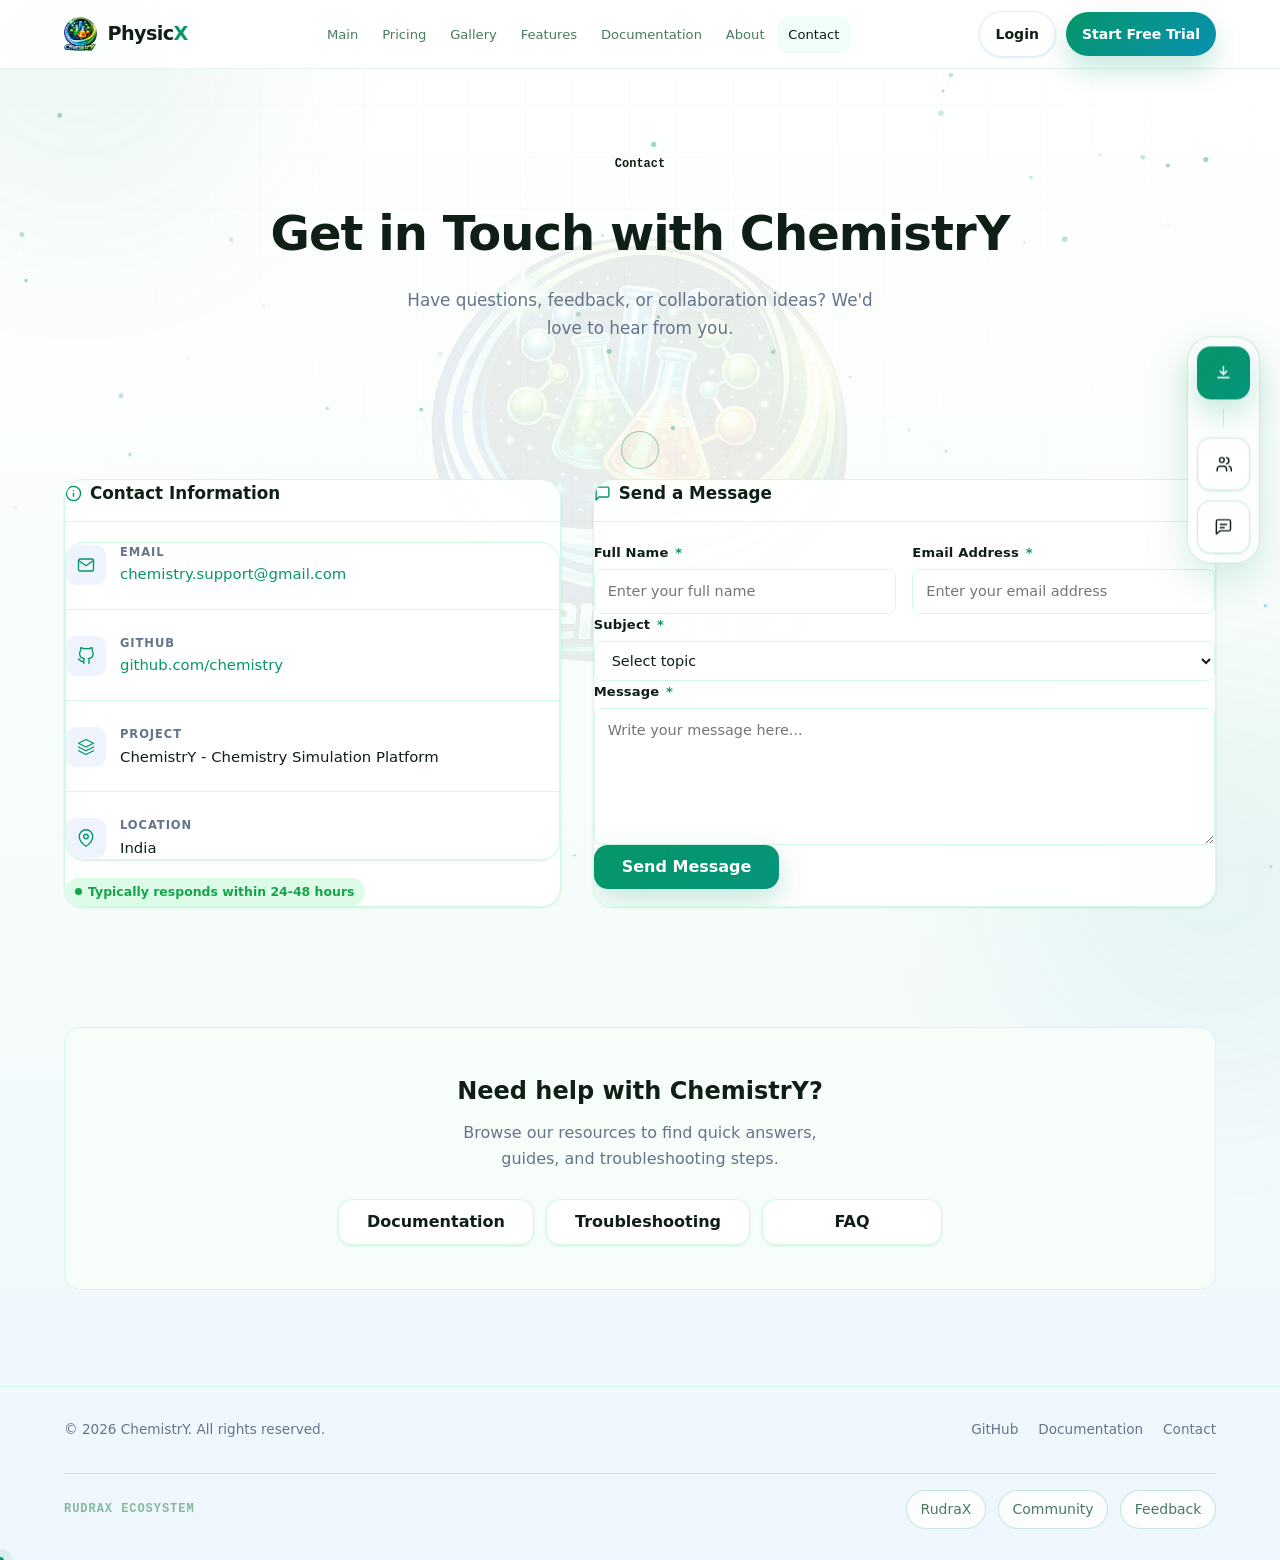
<file: contacts/contact.html>
<!DOCTYPE html>
<html lang="en">
<head>
  <meta charset="UTF-8" />
  <meta name="viewport" content="width=device-width, initial-scale=1.0" />
  <title>Contact - ChemistrY</title>
  <link rel="icon" type="image/png" href="../assets/icon/logo.png">
  <link rel="stylesheet" href="../shared.css" />
  <style>
    /* ── Contact-page-only overrides ────────────────────────── */

    /* Hero */
    .contact-hero {
      padding: 80px 0 56px;
      text-align: center;
    }
    .contact-hero .badge {
      margin-bottom: 16px;
    }
    .contact-hero h1 {
      font-size: clamp(2rem, 5vw, 3rem);
      font-weight: 700;
      letter-spacing: -0.02em;
      margin-bottom: 14px;
      color: var(--clr-text, #0f172a);
    }
    .contact-hero p {
      max-width: 480px;
      margin: 0 auto;
      color: var(--clr-text-muted, #64748b);
      font-size: 1.05rem;
      line-height: 1.7;
    }

    /* Two-column grid */
    .contact-grid {
      display: grid;
      grid-template-columns: minmax(320px, 1.02fr) minmax(420px, 1.28fr);
      gap: clamp(20px, 3vw, 32px);
      align-items: stretch;
    }
    @media (max-width: 900px) {
      .contact-grid { grid-template-columns: 1fr; }
    }
    .contact-grid > .card {
      height: 100%;
    }

    /* Info card */
    .info-card {
      display: flex;
      flex-direction: column;
      gap: 20px;
    }
    .info-item {
      display: flex;
      align-items: flex-start;
      gap: 14px;
    }
    .info-icon {
      width: 40px;
      height: 40px;
      min-width: 40px;
      border-radius: 10px;
      background: var(--clr-accent-soft, rgba(37,99,235,.08));
      display: flex;
      align-items: center;
      justify-content: center;
      margin-top: 2px;
    }
    .info-icon svg {
      width: 18px;
      height: 18px;
      stroke: var(--clr-accent, #2563eb);
      fill: none;
      stroke-width: 1.8;
      stroke-linecap: round;
      stroke-linejoin: round;
    }
    .info-label {
      font-size: 0.72rem;
      font-weight: 600;
      letter-spacing: 0.08em;
      text-transform: uppercase;
      color: var(--clr-text-muted, #64748b);
      margin-bottom: 3px;
    }
    .info-value {
      font-size: 0.93rem;
      color: var(--clr-text, #0f172a);
      font-weight: 500;
      line-height: 1.4;
      overflow-wrap: anywhere;
      word-break: break-word;
    }
    .info-item > div:last-child {
      flex: 1;
      min-width: 0;
    }
    .info-value a {
      color: var(--clr-accent, #2563eb);
      text-decoration: none;
    }
    .info-value a:hover { text-decoration: underline; }

    /* Response badge inside card */
    .response-badge {
      display: inline-flex;
      align-items: center;
      gap: 6px;
      flex-wrap: wrap;
      font-size: 0.78rem;
      font-weight: 600;
      color: #16a34a;
      background: #dcfce7;
      padding: 4px 10px;
      border-radius: 20px;
      margin-top: 18px;
      max-width: 100%;
      align-self: flex-start;
    }
    .response-badge::before {
      content: '';
      width: 7px;
      height: 7px;
      border-radius: 50%;
      background: #16a34a;
      display: inline-block;
    }

    /* Divider inside info card */
    .info-divider {
      border: none;
      border-top: 1px solid var(--clr-border, #e2e8f0);
      margin: 4px 0;
    }

    /* Form card */
    .form-card form {
      display: flex;
      flex-direction: column;
      gap: 18px;
    }
    .form-row {
      display: grid;
      grid-template-columns: 1fr 1fr;
      gap: 16px;
    }
    @media (max-width: 520px) {
      .form-row { grid-template-columns: 1fr; }
    }
    .form-group {
      display: flex;
      flex-direction: column;
      gap: 6px;
    }
    .form-group label {
      font-size: 0.82rem;
      font-weight: 600;
      color: var(--clr-text, #0f172a);
      letter-spacing: 0.01em;
    }
    .form-group label .required {
      color: var(--clr-accent, #2563eb);
      margin-left: 2px;
    }
    .form-group input,
    .form-group select,
    .form-group textarea {
      padding: 10px 13px;
      border: 1.5px solid var(--clr-border, #e2e8f0);
      border-radius: 8px;
      background: var(--clr-bg, #fff);
      color: var(--clr-text, #0f172a);
      font-size: 0.9rem;
      font-family: inherit;
      transition: border-color 0.15s, box-shadow 0.15s;
      outline: none;
      width: 100%;
      box-sizing: border-box;
    }
    .form-group input:focus,
    .form-group select:focus,
    .form-group textarea:focus {
      border-color: var(--clr-accent, #2563eb);
      box-shadow: 0 0 0 3px rgba(37,99,235,.12);
    }
    .form-group input.error,
    .form-group select.error,
    .form-group textarea.error {
      border-color: #ef4444;
      box-shadow: 0 0 0 3px rgba(239,68,68,.1);
    }
    .form-group .field-error {
      font-size: 0.76rem;
      color: #ef4444;
      margin-top: 2px;
      display: none;
    }
    .form-group.show-error .field-error { display: block; }
    .form-group textarea {
      resize: vertical;
      min-height: 120px;
    }

    /* Submit row */
    .form-submit-row {
      display: flex;
      align-items: center;
      gap: 14px;
      flex-wrap: wrap;
    }
    .btn-submit {
      display: inline-flex;
      align-items: center;
      gap: 8px;
      position: relative;
      min-width: 148px;
      justify-content: center;
    }
    .btn-submit .spinner {
      width: 16px;
      height: 16px;
      border: 2px solid rgba(255,255,255,.4);
      border-top-color: #fff;
      border-radius: 50%;
      animation: spin 0.7s linear infinite;
      display: none;
    }
    .btn-submit.loading .btn-text { opacity: 0.6; }
    .btn-submit.loading .spinner { display: block; }
    @keyframes spin { to { transform: rotate(360deg); } }

    /* Status messages */
    .form-status {
      display: none;
      padding: 12px 16px;
      border-radius: 8px;
      font-size: 0.88rem;
      font-weight: 500;
      align-items: center;
      gap: 10px;
    }
    .form-status.visible { display: flex; }
    .form-status.success {
      background: #f0fdf4;
      color: #15803d;
      border: 1px solid #bbf7d0;
    }
    .form-status.error {
      background: #fef2f2;
      color: #b91c1c;
      border: 1px solid #fecaca;
    }
    .form-status svg {
      width: 18px;
      height: 18px;
      flex-shrink: 0;
      stroke: currentColor;
      fill: none;
      stroke-width: 2;
      stroke-linecap: round;
      stroke-linejoin: round;
    }

    /* Support section */
    .support-section {
      padding: 64px 0;
    }
    .support-inner {
      background: var(--clr-bg-soft, #f8fafc);
      border: 1px solid var(--clr-border, #e2e8f0);
      border-radius: 16px;
      padding: 44px 40px;
      text-align: center;
    }
    @media (max-width: 600px) {
      .support-inner { padding: 32px 20px; }
    }
    .support-inner h2 {
      font-size: 1.5rem;
      font-weight: 700;
      margin-bottom: 10px;
      color: var(--clr-text, #0f172a);
    }
    .support-inner p {
      color: var(--clr-text-muted, #64748b);
      margin-bottom: 28px;
      max-width: 400px;
      margin-left: auto;
      margin-right: auto;
      line-height: 1.6;
    }
    .support-links {
      display: flex;
      gap: 12px;
      justify-content: center;
      flex-wrap: wrap;
    }
    .support-links .btn {
      min-width: 180px;
    }

    /* Card heading */
    .card-heading {
      font-size: 1.05rem;
      font-weight: 700;
      color: var(--clr-text, #0f172a);
      margin-bottom: 20px;
      padding-bottom: 14px;
      border-bottom: 1px solid var(--clr-border, #e2e8f0);
      display: flex;
      align-items: center;
      gap: 8px;
    }
    .card-heading svg {
      width: 17px;
      height: 17px;
      stroke: var(--clr-accent, #2563eb);
      fill: none;
      stroke-width: 2;
      stroke-linecap: round;
      stroke-linejoin: round;
    }

    /* section spacing */
    .contact-body-section {
      padding-bottom: 56px;
    }
  </style>
</head>
<body>

<!-- ═══ UNIVERSAL NAV ═══ -->
<nav class="site-nav" id="site-nav">
  <div class="nav-inner">
    <a href="/ChemistrY/index.html" class="nav-logo" aria-label="ChemistrY Home">
      <img src="../assets/icon/logo.png"       alt="ChemistrY Logo"       style="height:34px;">
      <span class="nav-logo-text">Chemistr<span>Y</span></span>
    </a>
    <ul class="nav-links" id="nav-links" role="list">
      <li><a href="/ChemistrY/index.html">Home</a></li>
      <li><a href="/ChemistrY/pricing.html">Pricing</a></li>
      <li><a href="/ChemistrY/gallery/gallery.html">Gallery</a></li>
      <li><a href="/ChemistrY/index.html#features">Features</a></li>
      <li><a href="/ChemistrY/docs/index.html">Documentation</a></li>
      <li><a href="/ChemistrY/about/about.html">About</a></li>
      <li><a href="/ChemistrY/contacts/contact.html">Contact</a></li>
      <li><a href="/ChemistrY/login.html">Login</a></li>
      <li><a href="/ChemistrY/index.html#download-section" class="nav-download">Download</a></li>
    </ul>
    <button class="nav-hamburger" id="nav-hamburger" aria-label="Open menu" aria-expanded="false">
      <span></span><span></span><span></span>
    </button>
  </div>
</nav>

  
  <!-- ── Universal Navigation (injected by nav.js) ─── -->
  <div id="nav-root" data-active="contact"></div>
  <script src="../js/nav.js" defer></script>

  <!-- ── Hero ──────────────────────────────────────── -->
  <section class="section contact-hero reveal">
    <div class="container">
      <span class="badge">Contact</span>
      <h1>Get in Touch with ChemistrY</h1>
      <p>Have questions, feedback, or collaboration ideas? We'd love to hear from you.</p>
    </div>
  </section>

  <!-- ── Main contact grid ─────────────────────────── -->
  <section class="section contact-body-section">
    <div class="container">
      <div class="contact-grid">

        <!-- Left: Contact Information -->
        <div class="card reveal reveal-delay-1">
          <div class="card-heading">
            <!-- info icon -->
            <svg viewBox="0 0 24 24"><circle cx="12" cy="12" r="10"/><line x1="12" y1="16" x2="12" y2="12"/><line x1="12" y1="8" x2="12.01" y2="8"/></svg>
            Contact Information
          </div>

          <div class="info-card">

            <!-- Email -->
            <div class="info-item">
              <div class="info-icon">
                <svg viewBox="0 0 24 24"><path d="M4 4h16c1.1 0 2 .9 2 2v12c0 1.1-.9 2-2 2H4c-1.1 0-2-.9-2-2V6c0-1.1.9-2 2-2z"/><polyline points="22,6 12,13 2,6"/></svg>
              </div>
              <div>
                <div class="info-label">Email</div>
                <div class="info-value"><a href="mailto:chemistry.support@gmail.com">chemistry.support@gmail.com</a></div>
              </div>
            </div>

            <hr class="info-divider" />

            <!-- GitHub -->
            <div class="info-item">
              <div class="info-icon">
                <svg viewBox="0 0 24 24"><path d="M9 19c-5 1.5-5-2.5-7-3m14 6v-3.87a3.37 3.37 0 0 0-.94-2.61c3.14-.35 6.44-1.54 6.44-7A5.44 5.44 0 0 0 20 4.77 5.07 5.07 0 0 0 19.91 1S18.73.65 16 2.48a13.38 13.38 0 0 0-7 0C6.27.65 5.09 1 5.09 1A5.07 5.07 0 0 0 5 4.77a5.44 5.44 0 0 0-1.5 3.78c0 5.42 3.3 6.61 6.44 7A3.37 3.37 0 0 0 9 18.13V22"/></svg>
              </div>
              <div>
                <div class="info-label">GitHub</div>
                <div class="info-value"><a href="https://github.com" target="_blank" rel="noopener">github.com/chemistry</a></div>
              </div>
            </div>

            <hr class="info-divider" />

            <!-- Project -->
            <div class="info-item">
              <div class="info-icon">
                <svg viewBox="0 0 24 24"><polygon points="12 2 2 7 12 12 22 7 12 2"/><polyline points="2 17 12 22 22 17"/><polyline points="2 12 12 17 22 12"/></svg>
              </div>
              <div>
                <div class="info-label">Project</div>
                <div class="info-value">ChemistrY - Chemistry Simulation Platform</div>
              </div>
            </div>

            <hr class="info-divider" />

            <!-- Location -->
            <div class="info-item">
              <div class="info-icon">
                <svg viewBox="0 0 24 24"><path d="M21 10c0 7-9 13-9 13s-9-6-9-13a9 9 0 0 1 18 0z"/><circle cx="12" cy="10" r="3"/></svg>
              </div>
              <div>
                <div class="info-label">Location</div>
                <div class="info-value">India</div>
              </div>
            </div>

          </div>

          <!-- Response time badge -->
          <div class="response-badge">Typically responds within 24-48 hours</div>
        </div>

        <!-- Right: Contact Form -->
        <div class="card reveal reveal-delay-1">
          <div class="card-heading">
            <svg viewBox="0 0 24 24"><path d="M21 15a2 2 0 0 1-2 2H7l-4 4V5a2 2 0 0 1 2-2h14a2 2 0 0 1 2 2z"/></svg>
            Send a Message
          </div>

          <!-- Status messages -->
          <div class="form-status success" id="form-success" role="alert">
            <svg viewBox="0 0 24 24"><path d="M22 11.08V12a10 10 0 1 1-5.93-9.14"/><polyline points="22 4 12 14.01 9 11.01"/></svg>
            <span>Thank you for contacting ChemistrY. We will respond shortly.</span>
          </div>
          <div class="form-status error" id="form-error" role="alert">
            <svg viewBox="0 0 24 24"><circle cx="12" cy="12" r="10"/><line x1="12" y1="8" x2="12" y2="12"/><line x1="12" y1="16" x2="12.01" y2="16"/></svg>
            <span>Something went wrong. Please try again.</span>
          </div>

          <form id="contact-form" action="https://formspree.io/f/mwvwpkjk" method="POST">
            
            <input type="hidden" name="_subject" id="email-subject">
            <input type="hidden" name="_replyto" id="replyto">
            
            <div class="form-row">
              <!-- Name -->
              <div class="form-group" id="fg-name">
                <label for="inp-name">Full Name <span class="required">*</span></label>
                <input type="text" id="inp-name" name="name" placeholder="Enter your full name" required autocomplete="name" />
                <span class="field-error">Please enter your name.</span>
              </div>
              <!-- Email -->
              <div class="form-group" id="fg-email">
                <label for="inp-email">Email Address <span class="required">*</span></label>
                <input type="email" id="inp-email" name="email" placeholder="Enter your email address" required autocomplete="email" />
                <span class="field-error">Please enter a valid email.</span>
              </div>
            </div>

            <!-- Subject -->
            <div class="form-group" id="fg-subject">
              <label for="inp-subject">Subject <span class="required">*</span></label>
              <select id="inp-subject" name="subject" required>
                <option value="" disabled selected>Select topic</option>
                <option value="general">General Inquiry</option>
                <option value="support">Technical Support</option>
                <option value="bug">Bug Report</option>
                <option value="feature">Feature Request</option>
                <option value="collab">Collaboration</option>
                <option value="other">Other</option>
              </select>
              <span class="field-error">Please select a subject.</span>
            </div>

            <!-- Message -->
            <div class="form-group" id="fg-message">
              <label for="inp-message">Message <span class="required">*</span></label>
              <textarea id="inp-message" name="message" placeholder="Write your message here..." required rows="5"></textarea>
              <span class="field-error">Please enter your message.</span>
            </div>

            <!-- Submit -->
            <div class="form-submit-row">
              <button type="submit" class="btn btn-primary btn-submit" id="btn-submit">
                <span class="btn-text">Send Message</span>
                <span class="spinner" aria-hidden="true"></span>
              </button>
            </div>
          </form>
        </div>

      </div>
    </div>
  </section>

  <!-- ── Support Section ───────────────────────────── -->
  <section class="support-section reveal">
    <div class="container">
      <div class="support-inner">
        <h2>Need help with ChemistrY?</h2>
        <p>Browse our resources to find quick answers, guides, and troubleshooting steps.</p>
        <div class="support-links">
          <a href="/ChemistrY/docs/index.html" class="btn btn-secondary">Documentation</a>
          <a href="/ChemistrY/docs/index.html#troubleshooting" class="btn btn-secondary">Troubleshooting</a>
          <a href="/ChemistrY/docs/index.html#faq" class="btn btn-secondary">FAQ</a>
        </div>
      </div>
    </div>
  </section>

    <!-- ═══════════════════════════════════════════
       UNIVERSAL FOOTER
  ═══════════════════════════════════════════════ -->
  <footer style="border-top: 1px solid var(--clr-border); padding: 2rem 0; margin-top: 2rem;">
    <div class="container" style="display:flex; flex-wrap:wrap; align-items:center; justify-content:space-between; gap:1rem;">
      <p style="margin:0; font-size:0.85rem; color:var(--clr-text-muted, #64748b);">
        &copy; 2026 ChemistrY. All rights reserved.
      </p>
      <nav aria-label="Footer links" style="display:flex; gap:1.25rem;">
        <a href="https://github.com" style="font-size:0.85rem; color:var(--clr-text-muted, #64748b); text-decoration:none;" target="_blank" rel="noopener">GitHub</a>
        <a href="/ChemistrY/docs/index.html"          style="font-size:0.85rem; color:var(--clr-text-muted, #64748b); text-decoration:none;">Documentation</a>
        <a href="/ChemistrY/contacts/contact.html"       style="font-size:0.85rem; color:var(--clr-text-muted, #64748b); text-decoration:none;">Contact</a>
      </nav>
    </div>
  </footer>

  <!-- ── Page-specific JS ───────────────────────────── -->

<script>
const form = document.getElementById('contact-form');
const success = document.getElementById('form-success');
const error = document.getElementById('form-error');
const btn = document.getElementById('btn-submit');
const btnText = btn.querySelector('.btn-text');

form.addEventListener('submit', async function(e) {
  e.preventDefault();

  // Hide previous messages
  success.style.display = "none";
  error.style.display = "none";

  // Get field values
  const name = document.getElementById('inp-name').value;
  const email = document.getElementById('inp-email').value;
  const subject = document.getElementById('inp-subject').value;

  // Set dynamic subject
  let subjectInput = document.getElementById('email-subject');
  if (subjectInput) {
    subjectInput.value = `ChemistrY Contact: ${subject} from ${name}`;
  }

  // Set reply-to email
  let replyInput = document.getElementById('replyto');
  if (replyInput) {
    replyInput.value = email;
  }

  // Button loading state
  btn.disabled = true;
  btnText.textContent = "Sending...";

  try {
    const response = await fetch(form.action, {
      method: "POST",
      body: new FormData(form),
      headers: { 'Accept': 'application/json' }
    });

    if (response.ok) {
      success.style.display = "flex";
      form.reset();

      // Reset dropdown properly
      document.getElementById('inp-subject').selectedIndex = 0;
    } else {
      throw new Error();
    }
  } catch (err) {
    error.style.display = "flex";
  }

  // Reset button
  btn.disabled = false;
  btnText.textContent = "Send Message";
});
</script>
<!-- <script src="contact.js" defer></script> -->
  
</body>
</html>
</file>
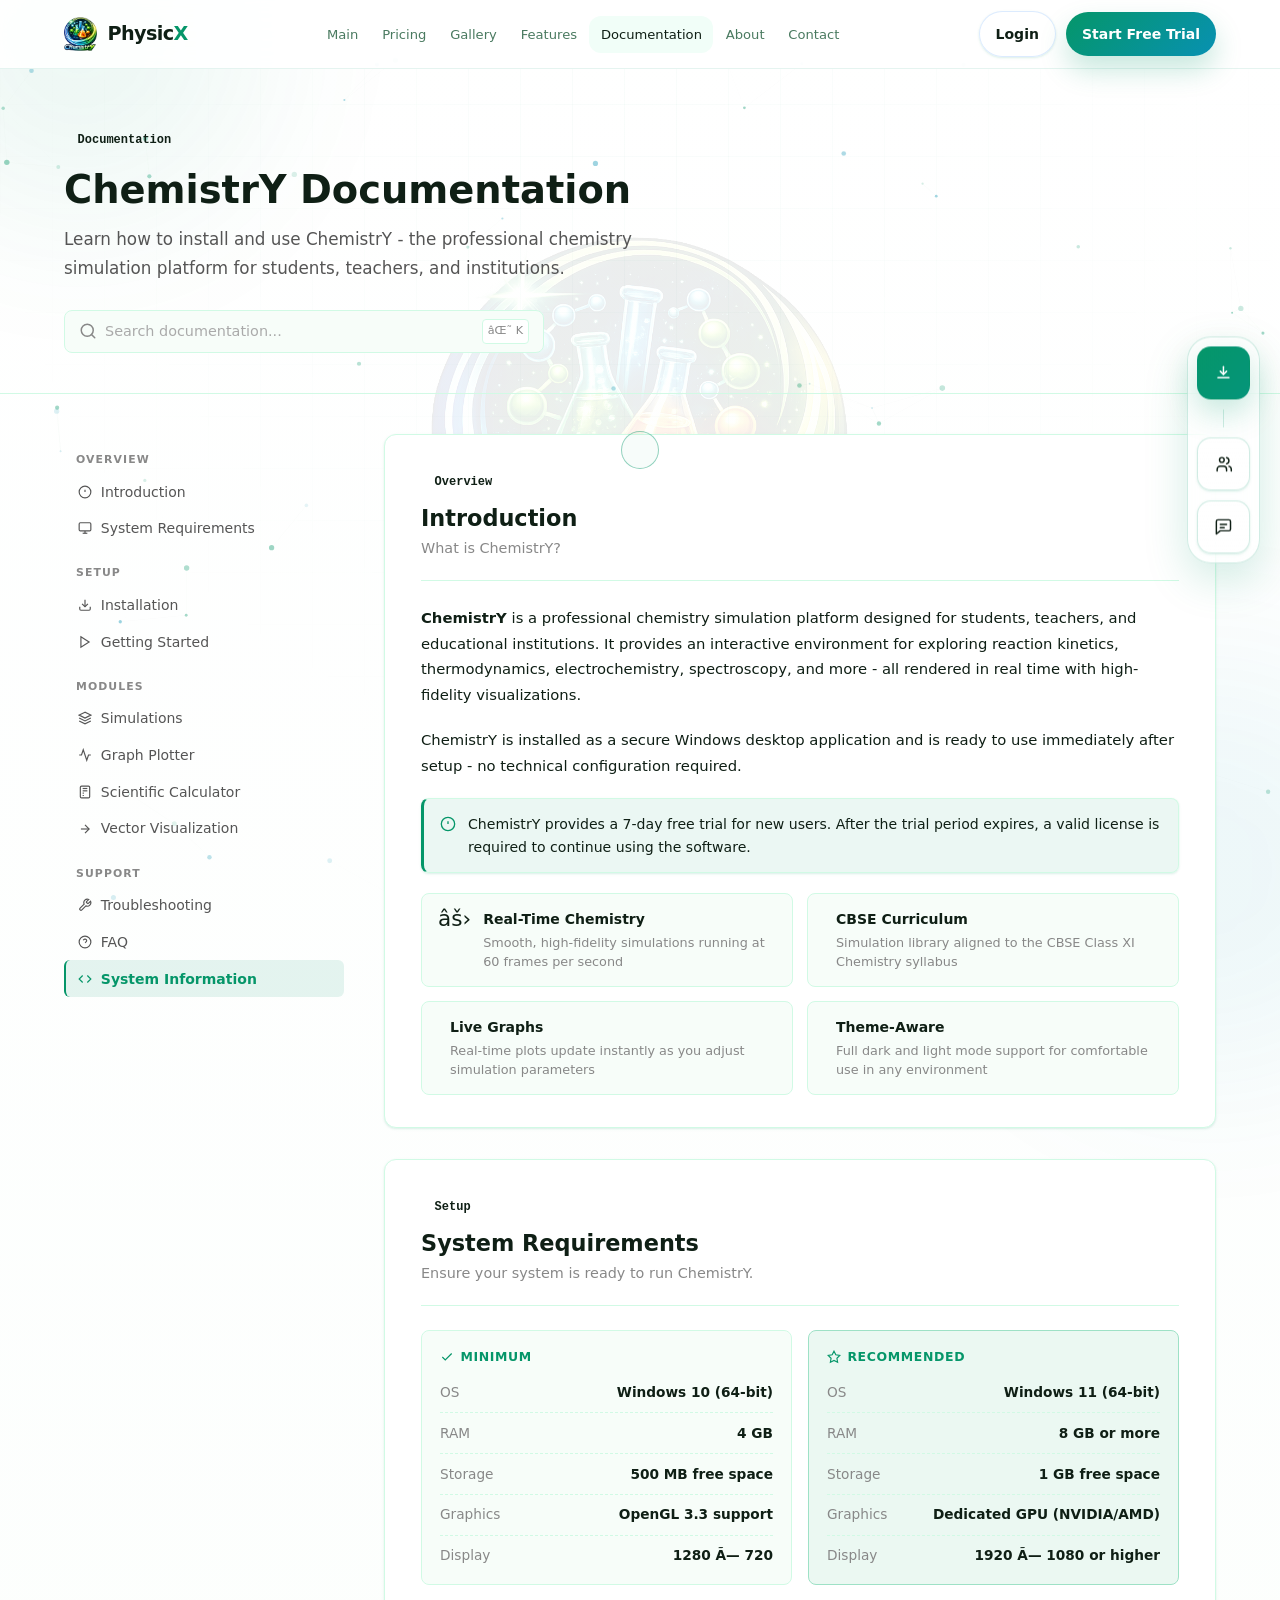
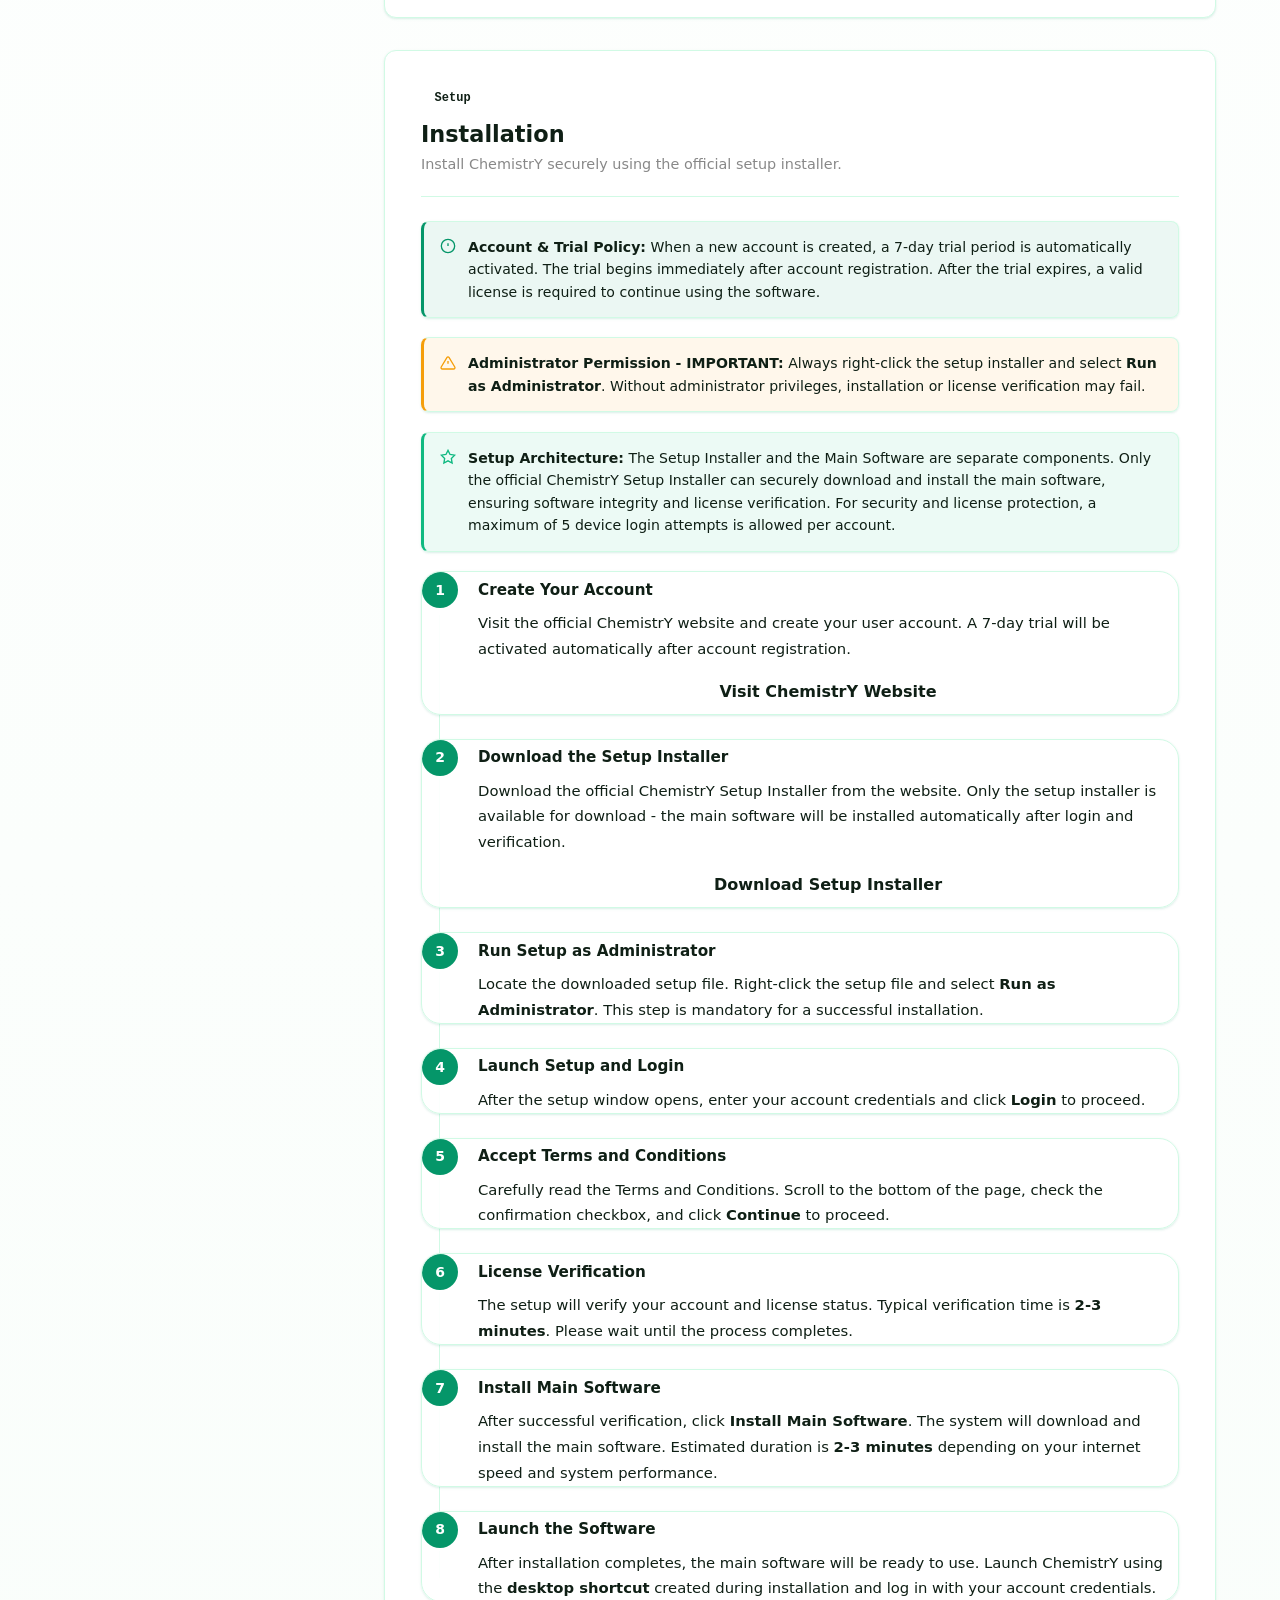
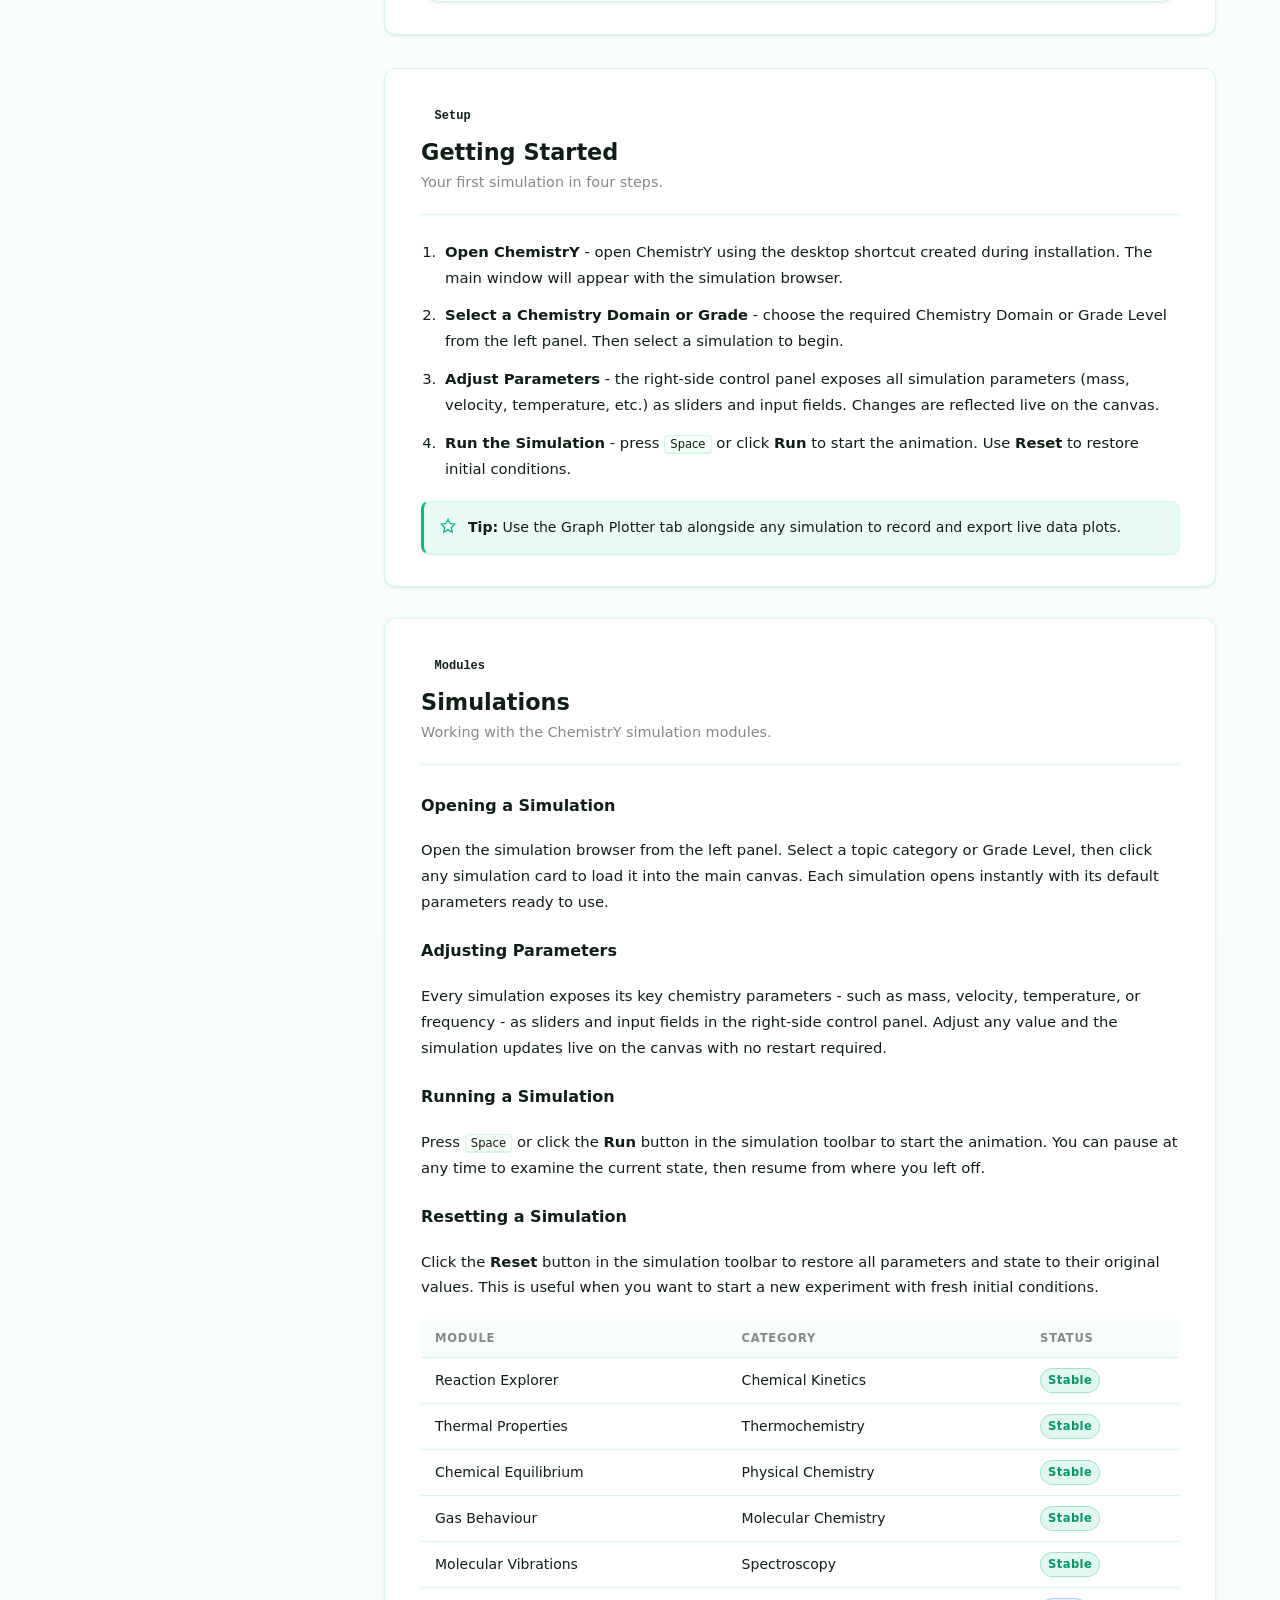
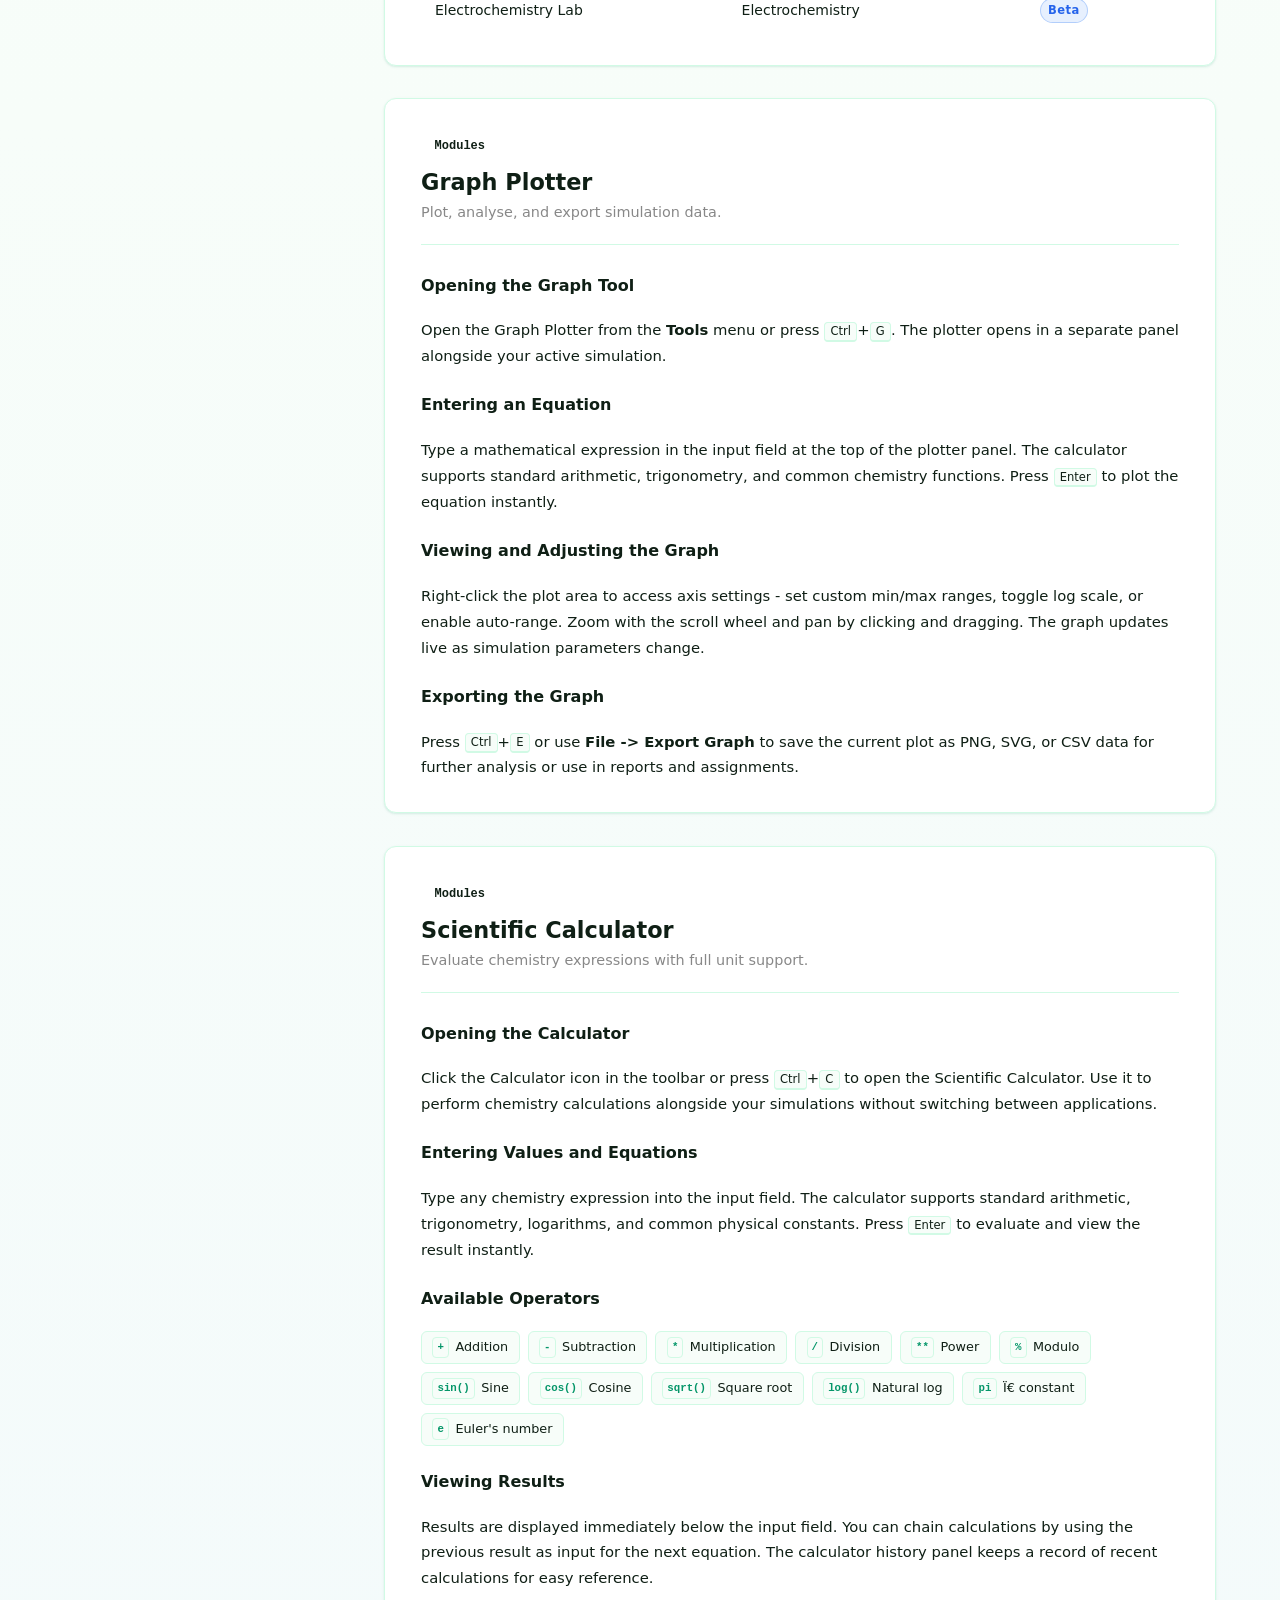
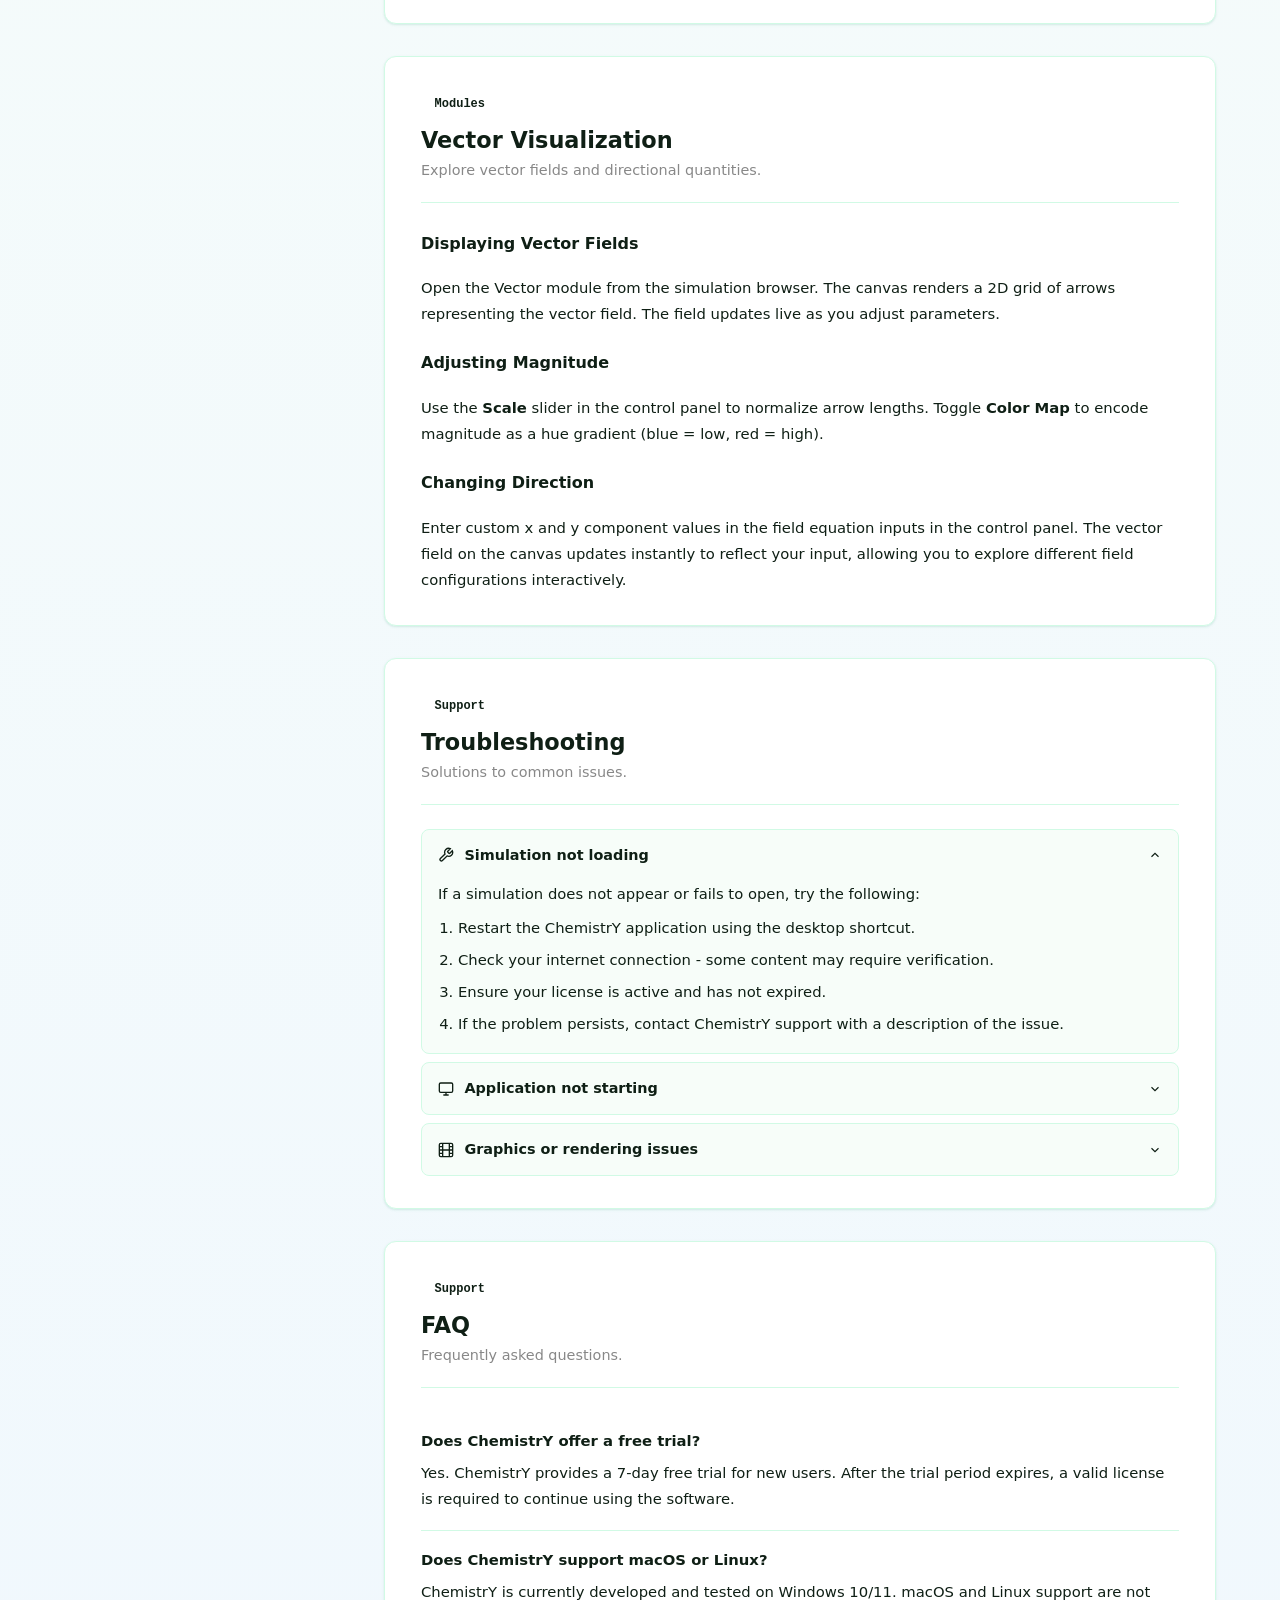
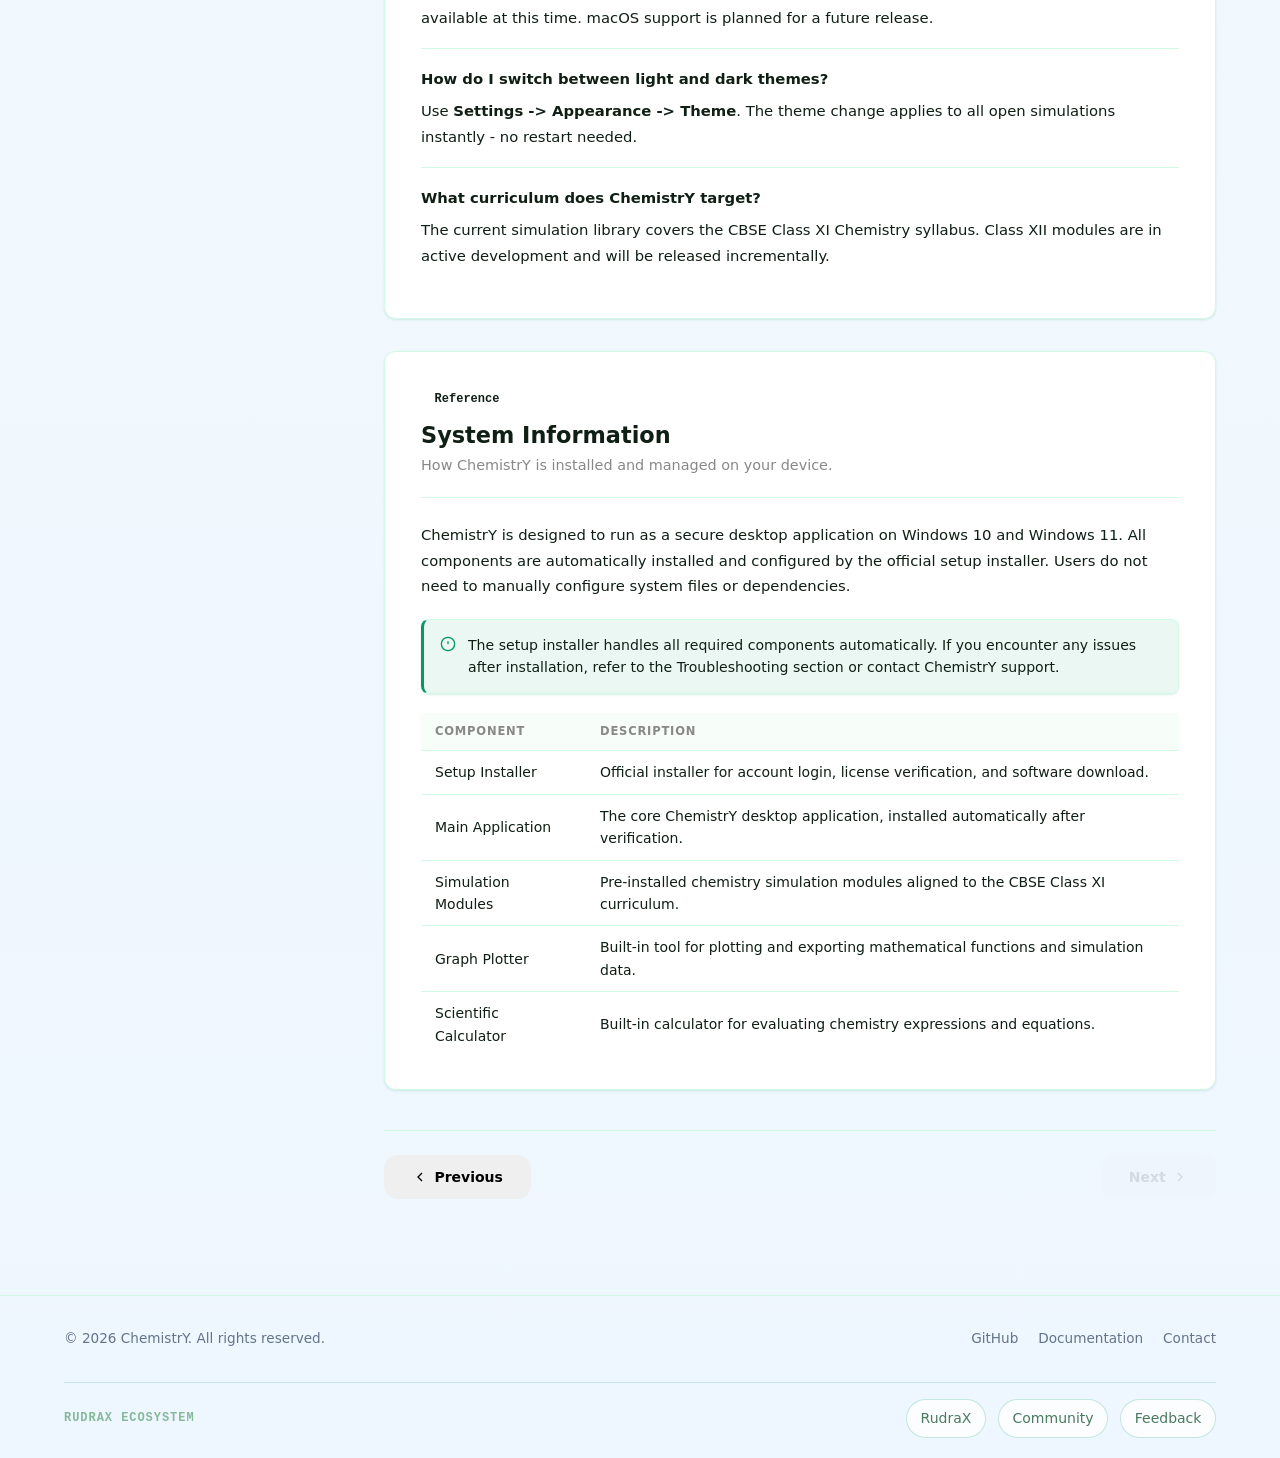
<file: docs/documentation.html>
﻿<!DOCTYPE html>
<html lang="en">
<head>
  <meta charset="UTF-8" />
  <meta name="viewport" content="width=device-width, initial-scale=1.0" />
  <title>Documentation â€” ChemistrY</title>
  <link rel="icon" type="image/png" href="../assets/icon/logo.png">
  <link rel="stylesheet" href="../shared.css" />
  <link rel="stylesheet" href="documentation.css" />
</head>
<body>

<!-- â•â•â• UNIVERSAL NAV â•â•â• -->
<nav class="site-nav" id="site-nav">
  <div class="nav-inner">
    <a href="/ChemistrY/index.html" class="nav-logo" aria-label="ChemistrY Home">
      <img src="../assets/icon/logo.png"       alt="ChemistrY Logo"       style="height:34px;">
      <span class="nav-logo-text">Chemistr<span>Y</span></span>
    </a>
    <ul class="nav-links" id="nav-links" role="list">
      <li><a href="/ChemistrY/index.html">Home</a></li>
      <li><a href="/ChemistrY/pricing.html">Pricing</a></li>
      <li><a href="/ChemistrY/gallery/gallery.html">Gallery</a></li>
      <li><a href="/ChemistrY/index.html#features">Features</a></li>
      <li><a href="/ChemistrY/docs/index.html">Documentation</a></li>
      <li><a href="/ChemistrY/about/about.html">About</a></li>
      <li><a href="/ChemistrY/contacts/contact.html">Contact</a></li>
      <li><a href="/ChemistrY/index.html#download-section" class="nav-download">Download</a></li>
    </ul>
    <button class="nav-hamburger" id="nav-hamburger" aria-label="Open menu" aria-expanded="false">
      <span></span><span></span><span></span>
    </button>
  </div>
</nav>

  
  <!-- Universal Nav (nav.js populates this) -->
  <div id="nav-placeholder"></div>

  <!-- â•â•â•â•â•â•â•â•â•â•â•â•â•â•â•â•â•â•â•â•â•â•â•â•â•â•â•â•â•â•â•â•â•â•â•â•â•â•â•â•â•â•â•
       HERO
  â•â•â•â•â•â•â•â•â•â•â•â•â•â•â•â•â•â•â•â•â•â•â•â•â•â•â•â•â•â•â•â•â•â•â•â•â•â•â•â•â•â•â• -->
  <section class="section doc-hero reveal">
    <div class="container">
      <div class="doc-hero__inner">
        <div class="doc-hero__label">
          <span class="badge">Documentation</span>
        </div>
        <h1 class="doc-hero__title">ChemistrY Documentation</h1>
        <p class="doc-hero__desc">
          Learn how to install and use ChemistrY â€”
          the professional chemistry simulation platform for students, teachers, and institutions.
        </p>

        <!-- Search Bar -->
        <div class="doc-search" role="search">
          <div class="doc-search__wrap">
            <svg class="doc-search__icon" width="18" height="18" viewBox="0 0 24 24" fill="none"
                 stroke="currentColor" stroke-width="2" stroke-linecap="round" stroke-linejoin="round">
              <circle cx="11" cy="11" r="8"/><line x1="21" y1="21" x2="16.65" y2="16.65"/>
            </svg>
            <input
              id="doc-search-input"
              class="doc-search__input"
              type="search"
              placeholder="Search documentationâ€¦"
              aria-label="Search documentation"
              autocomplete="off"
            />
            <kbd class="doc-search__kbd">âŒ˜ K</kbd>
          </div>
          <div id="search-results" class="doc-search__results" hidden></div>
        </div>
      </div>
    </div>
  </section>

  <!-- â•â•â•â•â•â•â•â•â•â•â•â•â•â•â•â•â•â•â•â•â•â•â•â•â•â•â•â•â•â•â•â•â•â•â•â•â•â•â•â•â•â•â•
       MAIN LAYOUT â€” SIDEBAR + CONTENT
  â•â•â•â•â•â•â•â•â•â•â•â•â•â•â•â•â•â•â•â•â•â•â•â•â•â•â•â•â•â•â•â•â•â•â•â•â•â•â•â•â•â•â• -->
  <div class="container">
    <div class="doc-layout">

      <!-- â”€â”€ SIDEBAR â”€â”€â”€â”€â”€â”€â”€â”€â”€â”€â”€â”€â”€â”€â”€â”€â”€â”€â”€â”€â”€â”€â”€â”€â”€â”€â”€ -->
      <aside class="doc-sidebar" id="doc-sidebar" aria-label="Documentation navigation">

        <!-- Mobile toggle -->
        <button class="doc-sidebar__toggle" id="sidebar-toggle" aria-expanded="false"
                aria-controls="sidebar-nav">
          <svg width="18" height="18" viewBox="0 0 24 24" fill="none"
               stroke="currentColor" stroke-width="2" stroke-linecap="round" stroke-linejoin="round">
            <line x1="3" y1="6"  x2="21" y2="6"/>
            <line x1="3" y1="12" x2="21" y2="12"/>
            <line x1="3" y1="18" x2="21" y2="18"/>
          </svg>
          <span>On this page</span>
          <svg class="doc-sidebar__chevron" width="14" height="14" viewBox="0 0 24 24" fill="none"
               stroke="currentColor" stroke-width="2" stroke-linecap="round" stroke-linejoin="round">
            <polyline points="6 9 12 15 18 9"/>
          </svg>
        </button>

        <nav id="sidebar-nav" class="doc-sidebar__nav">
          <ul class="doc-sidebar__list">

            <li class="doc-sidebar__group-label">Overview</li>
            <li>
              <a href="#introduction" class="doc-sidebar__link doc-sidebar__link--active"
                 data-section="introduction">
                <svg width="14" height="14" viewBox="0 0 24 24" fill="none"
                     stroke="currentColor" stroke-width="2"><circle cx="12" cy="12" r="10"/>
                  <line x1="12" y1="8" x2="12" y2="12"/><line x1="12" y1="16" x2="12.01" y2="16"/></svg>
                Introduction
              </a>
            </li>
            <li>
              <a href="#system-requirements" class="doc-sidebar__link"
                 data-section="system-requirements">
                <svg width="14" height="14" viewBox="0 0 24 24" fill="none"
                     stroke="currentColor" stroke-width="2"><rect x="2" y="3" width="20" height="14" rx="2"/>
                  <line x1="8" y1="21" x2="16" y2="21"/><line x1="12" y1="17" x2="12" y2="21"/></svg>
                System Requirements
              </a>
            </li>

            <li class="doc-sidebar__group-label">Setup</li>
            <li>
              <a href="#installation" class="doc-sidebar__link" data-section="installation">
                <svg width="14" height="14" viewBox="0 0 24 24" fill="none"
                     stroke="currentColor" stroke-width="2"><path d="M21 15v4a2 2 0 0 1-2 2H5a2 2 0 0 1-2-2v-4"/>
                  <polyline points="7 10 12 15 17 10"/><line x1="12" y1="15" x2="12" y2="3"/></svg>
                Installation
              </a>
            </li>
            <li>
              <a href="#getting-started" class="doc-sidebar__link" data-section="getting-started">
                <svg width="14" height="14" viewBox="0 0 24 24" fill="none"
                     stroke="currentColor" stroke-width="2"><polygon points="5 3 19 12 5 21 5 3"/></svg>
                Getting Started
              </a>
            </li>

            <li class="doc-sidebar__group-label">Modules</li>
            <li>
              <a href="#simulations" class="doc-sidebar__link" data-section="simulations">
                <svg width="14" height="14" viewBox="0 0 24 24" fill="none"
                     stroke="currentColor" stroke-width="2"><path d="M12 2L2 7l10 5 10-5-10-5z"/>
                  <path d="M2 17l10 5 10-5"/><path d="M2 12l10 5 10-5"/></svg>
                Simulations
              </a>
            </li>
            <li>
              <a href="#graph-plotter" class="doc-sidebar__link" data-section="graph-plotter">
                <svg width="14" height="14" viewBox="0 0 24 24" fill="none"
                     stroke="currentColor" stroke-width="2"><polyline points="22 12 18 12 15 21 9 3 6 12 2 12"/></svg>
                Graph Plotter
              </a>
            </li>
            <li>
              <a href="#scientific-calculator" class="doc-sidebar__link"
                 data-section="scientific-calculator">
                <svg width="14" height="14" viewBox="0 0 24 24" fill="none"
                     stroke="currentColor" stroke-width="2"><rect x="4" y="2" width="16" height="20" rx="2"/>
                  <line x1="8" y1="6" x2="16" y2="6"/><line x1="8" y1="10" x2="16" y2="10"/>
                  <line x1="8" y1="14" x2="10" y2="14"/><line x1="8" y1="18" x2="10" y2="18"/></svg>
                Scientific Calculator
              </a>
            </li>
            <li>
              <a href="#vector-visualization" class="doc-sidebar__link"
                 data-section="vector-visualization">
                <svg width="14" height="14" viewBox="0 0 24 24" fill="none"
                     stroke="currentColor" stroke-width="2"><line x1="5" y1="12" x2="19" y2="12"/>
                  <polyline points="12 5 19 12 12 19"/></svg>
                Vector Visualization
              </a>
            </li>

            <li class="doc-sidebar__group-label">Support</li>
            <li>
              <a href="#troubleshooting" class="doc-sidebar__link" data-section="troubleshooting">
                <svg width="14" height="14" viewBox="0 0 24 24" fill="none"
                     stroke="currentColor" stroke-width="2"><path d="M14.7 6.3a1 1 0 0 0 0 1.4l1.6 1.6a1 1 0 0 0 1.4 0l3.77-3.77a6 6 0 0 1-7.94 7.94l-6.91 6.91a2.12 2.12 0 0 1-3-3l6.91-6.91a6 6 0 0 1 7.94-7.94l-3.76 3.76z"/></svg>
                Troubleshooting
              </a>
            </li>
            <li>
              <a href="#faq" class="doc-sidebar__link" data-section="faq">
                <svg width="14" height="14" viewBox="0 0 24 24" fill="none"
                     stroke="currentColor" stroke-width="2"><circle cx="12" cy="12" r="10"/>
                  <path d="M9.09 9a3 3 0 0 1 5.83 1c0 2-3 3-3 3"/><line x1="12" y1="17" x2="12.01" y2="17"/></svg>
                FAQ
              </a>
            </li>
            <li>
              <a href="#api-reference" class="doc-sidebar__link" data-section="api-reference">
                <svg width="14" height="14" viewBox="0 0 24 24" fill="none"
                     stroke="currentColor" stroke-width="2"><polyline points="16 18 22 12 16 6"/>
                  <polyline points="8 6 2 12 8 18"/></svg>
                System Information
              </a>
            </li>

          </ul>
        </nav>
      </aside>

      <!-- â”€â”€ CONTENT AREA â”€â”€â”€â”€â”€â”€â”€â”€â”€â”€â”€â”€â”€â”€â”€â”€â”€â”€â”€â”€â”€ -->
      <main class="doc-content" id="doc-content">

        <!-- â”€â”€ INTRODUCTION â”€â”€ -->
        <article class="doc-section card reveal" id="introduction" data-doc-section>
          <div class="doc-section__header">
            <div class="doc-section__eyebrow">
              <span class="badge">Overview</span>
            </div>
            <h2 class="doc-section__title">Introduction</h2>
            <p class="doc-section__subtitle">What is ChemistrY?</p>
          </div>
          <div class="doc-section__body">
            <p>
              <strong>ChemistrY</strong> is a professional chemistry simulation platform designed for
              students, teachers, and educational institutions. It provides an interactive environment for
              exploring reaction kinetics, thermodynamics, electrochemistry, spectroscopy, and more -
              all rendered in real time with high-fidelity visualizations.
            </p>
            <p>
              ChemistrY is installed as a secure Windows desktop application and is ready to use
              immediately after setup â€” no technical configuration required.
            </p>
            <div class="doc-callout doc-callout--info">
              <svg width="16" height="16" viewBox="0 0 24 24" fill="none"
                   stroke="currentColor" stroke-width="2"><circle cx="12" cy="12" r="10"/>
                <line x1="12" y1="8" x2="12" y2="12"/><line x1="12" y1="16" x2="12.01" y2="16"/></svg>
              <span>ChemistrY provides a 7-day free trial for new users. After the trial period expires, a valid license is required to continue using the software.</span>
            </div>
            <div class="doc-feature-grid">
              <div class="doc-feature-card">
                <div class="doc-feature-card__icon">âš›</div>
                <div class="doc-feature-card__text">
                  <strong>Real-Time Chemistry</strong>
                  <span>Smooth, high-fidelity simulations running at 60 frames per second</span>
                </div>
              </div>
              <div class="doc-feature-card">
                <div class="doc-feature-card__icon">ðŸ“š</div>
                <div class="doc-feature-card__text">
                  <strong>CBSE Curriculum</strong>
                  <span>Simulation library aligned to the CBSE Class XI Chemistry syllabus</span>
                </div>
              </div>
              <div class="doc-feature-card">
                <div class="doc-feature-card__icon">ðŸ“Š</div>
                <div class="doc-feature-card__text">
                  <strong>Live Graphs</strong>
                  <span>Real-time plots update instantly as you adjust simulation parameters</span>
                </div>
              </div>
              <div class="doc-feature-card">
                <div class="doc-feature-card__icon">ðŸŽ¨</div>
                <div class="doc-feature-card__text">
                  <strong>Theme-Aware</strong>
                  <span>Full dark and light mode support for comfortable use in any environment</span>
                </div>
              </div>
            </div>
          </div>
        </article>

        <!-- â”€â”€ SYSTEM REQUIREMENTS â”€â”€ -->
        <article class="doc-section card reveal reveal-delay-1" id="system-requirements" data-doc-section>
          <div class="doc-section__header">
            <div class="doc-section__eyebrow">
              <span class="badge">Setup</span>
            </div>
            <h2 class="doc-section__title">System Requirements</h2>
            <p class="doc-section__subtitle">Ensure your system is ready to run ChemistrY.</p>
          </div>
          <div class="doc-section__body">
            <div class="doc-req-grid">
              <div class="doc-req-block doc-req-block--min">
                <div class="doc-req-block__label">
                  <svg width="14" height="14" viewBox="0 0 24 24" fill="none"
                       stroke="currentColor" stroke-width="2"><polyline points="20 6 9 17 4 12"/></svg>
                  Minimum
                </div>
                <ul class="doc-req-list">
                  <li>
                    <span class="doc-req-list__key">OS</span>
                    <span class="doc-req-list__val">Windows 10 (64-bit)</span>
                  </li>
                  <li>
                    <span class="doc-req-list__key">RAM</span>
                    <span class="doc-req-list__val">4 GB</span>
                  </li>
                  <li>
                    <span class="doc-req-list__key">Storage</span>
                    <span class="doc-req-list__val">500 MB free space</span>
                  </li>
                  <li>
                    <span class="doc-req-list__key">Graphics</span>
                    <span class="doc-req-list__val">OpenGL 3.3 support</span>
                  </li>
                  <li>
                    <span class="doc-req-list__key">Display</span>
                    <span class="doc-req-list__val">1280 Ã— 720</span>
                  </li>
                </ul>
              </div>
              <div class="doc-req-block doc-req-block--rec">
                <div class="doc-req-block__label">
                  <svg width="14" height="14" viewBox="0 0 24 24" fill="none"
                       stroke="currentColor" stroke-width="2"><polygon points="12 2 15.09 8.26 22 9.27 17 14.14 18.18 21.02 12 17.77 5.82 21.02 7 14.14 2 9.27 8.91 8.26 12 2"/></svg>
                  Recommended
                </div>
                <ul class="doc-req-list">
                  <li>
                    <span class="doc-req-list__key">OS</span>
                    <span class="doc-req-list__val">Windows 11 (64-bit)</span>
                  </li>
                  <li>
                    <span class="doc-req-list__key">RAM</span>
                    <span class="doc-req-list__val">8 GB or more</span>
                  </li>
                  <li>
                    <span class="doc-req-list__key">Storage</span>
                    <span class="doc-req-list__val">1 GB free space</span>
                  </li>
                  <li>
                    <span class="doc-req-list__key">Graphics</span>
                    <span class="doc-req-list__val">Dedicated GPU (NVIDIA/AMD)</span>
                  </li>
                  <li>
                    <span class="doc-req-list__key">Display</span>
                    <span class="doc-req-list__val">1920 Ã— 1080 or higher</span>
                  </li>
                </ul>
              </div>
            </div>
          </div>
        </article>

        <!-- â”€â”€ INSTALLATION â”€â”€ -->
        <article class="doc-section card reveal" id="installation" data-doc-section>
          <div class="doc-section__header">
            <div class="doc-section__eyebrow">
              <span class="badge">Setup</span>
            </div>
            <h2 class="doc-section__title">Installation</h2>
            <p class="doc-section__subtitle">Install ChemistrY securely using the official setup installer.</p>
          </div>
          <div class="doc-section__body">

            <div class="doc-callout doc-callout--info">
              <svg width="16" height="16" viewBox="0 0 24 24" fill="none"
                   stroke="currentColor" stroke-width="2"><circle cx="12" cy="12" r="10"/>
                <line x1="12" y1="8" x2="12" y2="12"/><line x1="12" y1="16" x2="12.01" y2="16"/></svg>
              <span><strong>Account &amp; Trial Policy:</strong> When a new account is created, a 7-day trial period is automatically activated. The trial begins immediately after account registration. After the trial expires, a valid license is required to continue using the software.</span>
            </div>

            <div class="doc-callout doc-callout--warning">
              <svg width="16" height="16" viewBox="0 0 24 24" fill="none"
                   stroke="currentColor" stroke-width="2"><path d="M10.29 3.86L1.82 18a2 2 0 0 0 1.71 3h16.94a2 2 0 0 0 1.71-3L13.71 3.86a2 2 0 0 0-3.42 0z"/>
                <line x1="12" y1="9" x2="12" y2="13"/><line x1="12" y1="17" x2="12.01" y2="17"/></svg>
              <span>
                <strong>Administrator Permission â€” IMPORTANT:</strong> Always right-click the setup installer and select <strong>Run as Administrator</strong>. Without administrator privileges, installation or license verification may fail.
              </span>
            </div>

            <div class="doc-callout doc-callout--tip">
              <svg width="16" height="16" viewBox="0 0 24 24" fill="none"
                   stroke="currentColor" stroke-width="2"><polygon points="12 2 15.09 8.26 22 9.27 17 14.14 18.18 21.02 12 17.77 5.82 21.02 7 14.14 2 9.27 8.91 8.26 12 2"/></svg>
              <span><strong>Setup Architecture:</strong> The Setup Installer and the Main Software are separate components. Only the official ChemistrY Setup Installer can securely download and install the main software, ensuring software integrity and license verification. For security and license protection, a maximum of 5 device login attempts is allowed per account.</span>
            </div>

            <div class="doc-steps">
              <div class="doc-step">
                <div class="doc-step__num">1</div>
                <div class="doc-step__body">
                  <h4>Create Your Account</h4>
                  <p>
                    Visit the official ChemistrY website and create your user account.
                    A 7-day trial will be activated automatically after account registration.
                  </p>
                  <a href="/ChemistrY/index.html#download-section" class="btn">Visit ChemistrY Website</a>
                </div>
              </div>

              <div class="doc-step">
                <div class="doc-step__num">2</div>
                <div class="doc-step__body">
                  <h4>Download the Setup Installer</h4>
                  <p>
                    Download the official ChemistrY Setup Installer from the website.
                    Only the setup installer is available for download â€” the main software will be
                    installed automatically after login and verification.
                  </p>
                  <a href="/ChemistrY/index.html#download-section" class="btn">Download Setup Installer</a>
                </div>
              </div>

              <div class="doc-step">
                <div class="doc-step__num">3</div>
                <div class="doc-step__body">
                  <h4>Run Setup as Administrator</h4>
                  <p>
                    Locate the downloaded setup file. Right-click the setup file and select
                    <strong>Run as Administrator</strong>. This step is mandatory for a successful installation.
                  </p>
                </div>
              </div>

              <div class="doc-step">
                <div class="doc-step__num">4</div>
                <div class="doc-step__body">
                  <h4>Launch Setup and Login</h4>
                  <p>
                    After the setup window opens, enter your account credentials and click
                    <strong>Login</strong> to proceed.
                  </p>
                </div>
              </div>

              <div class="doc-step">
                <div class="doc-step__num">5</div>
                <div class="doc-step__body">
                  <h4>Accept Terms and Conditions</h4>
                  <p>
                    Carefully read the Terms and Conditions. Scroll to the bottom of the page,
                    check the confirmation checkbox, and click <strong>Continue</strong> to proceed.
                  </p>
                </div>
              </div>

              <div class="doc-step">
                <div class="doc-step__num">6</div>
                <div class="doc-step__body">
                  <h4>License Verification</h4>
                  <p>
                    The setup will verify your account and license status. Typical verification
                    time is <strong>2â€“3 minutes</strong>. Please wait until the process completes.
                  </p>
                </div>
              </div>

              <div class="doc-step">
                <div class="doc-step__num">7</div>
                <div class="doc-step__body">
                  <h4>Install Main Software</h4>
                  <p>
                    After successful verification, click <strong>Install Main Software</strong>.
                    The system will download and install the main software. Estimated duration is
                    <strong>2â€“3 minutes</strong> depending on your internet speed and system performance.
                  </p>
                </div>
              </div>

              <div class="doc-step">
                <div class="doc-step__num">8</div>
                <div class="doc-step__body">
                  <h4>Launch the Software</h4>
                  <p>
                    After installation completes, the main software will be ready to use.
                    Launch ChemistrY using the <strong>desktop shortcut</strong> created during
                    installation and log in with your account credentials.
                  </p>
                </div>
              </div>
            </div>
        </article>

        <!-- â”€â”€ GETTING STARTED â”€â”€ -->
        <article class="doc-section card reveal" id="getting-started" data-doc-section>
          <div class="doc-section__header">
            <div class="doc-section__eyebrow">
              <span class="badge">Setup</span>
            </div>
            <h2 class="doc-section__title">Getting Started</h2>
            <p class="doc-section__subtitle">Your first simulation in four steps.</p>
          </div>
          <div class="doc-section__body">
            <ol class="doc-ordered-steps">
              <li>
                <strong>Open ChemistrY</strong> â€” open ChemistrY using the desktop shortcut created during installation.
                The main window will appear with the simulation browser.
              </li>
              <li>
                <strong>Select a Chemistry Domain or Grade</strong> â€” choose the required Chemistry Domain or Grade Level
                from the left panel. Then select a simulation to begin.
              </li>
              <li>
                <strong>Adjust Parameters</strong> â€” the right-side control panel exposes all
                simulation parameters (mass, velocity, temperature, etc.) as sliders and input
                fields. Changes are reflected live on the canvas.
              </li>
              <li>
                <strong>Run the Simulation</strong> â€” press <kbd>Space</kbd> or click
                <strong>Run</strong> to start the animation. Use <strong>Reset</strong> to
                restore initial conditions.
              </li>
            </ol>

            <div class="doc-callout doc-callout--tip">
              <svg width="16" height="16" viewBox="0 0 24 24" fill="none"
                   stroke="currentColor" stroke-width="2"><polygon points="12 2 15.09 8.26 22 9.27 17 14.14 18.18 21.02 12 17.77 5.82 21.02 7 14.14 2 9.27 8.91 8.26 12 2"/></svg>
              <span>
                <strong>Tip:</strong> Use the Graph Plotter tab alongside any simulation to
                record and export live data plots.
              </span>
            </div>
          </div>
        </article>

        <!-- â”€â”€ SIMULATIONS â”€â”€ -->
        <article class="doc-section card reveal" id="simulations" data-doc-section>
          <div class="doc-section__header">
            <div class="doc-section__eyebrow">
              <span class="badge">Modules</span>
            </div>
            <h2 class="doc-section__title">Simulations</h2>
            <p class="doc-section__subtitle">Working with the ChemistrY simulation modules.</p>
          </div>
          <div class="doc-section__body">

            <h3>Opening a Simulation</h3>
            <p>
              Open the simulation browser from the left panel. Select a topic category or Grade Level,
              then click any simulation card to load it into the main canvas. Each simulation opens
              instantly with its default parameters ready to use.
            </p>

            <h3>Adjusting Parameters</h3>
            <p>
              Every simulation exposes its key chemistry parameters â€” such as mass, velocity, temperature,
              or frequency â€” as sliders and input fields in the right-side control panel. Adjust any
              value and the simulation updates live on the canvas with no restart required.
            </p>

            <h3>Running a Simulation</h3>
            <p>
              Press <kbd>Space</kbd> or click the <strong>Run</strong> button in the simulation toolbar
              to start the animation. You can pause at any time to examine the current state, then
              resume from where you left off.
            </p>

            <h3>Resetting a Simulation</h3>
            <p>
              Click the <strong>Reset</strong> button in the simulation toolbar to restore all
              parameters and state to their original values. This is useful when you want to start
              a new experiment with fresh initial conditions.
            </p>

            <div class="doc-module-table">
              <table>
                <thead>
                  <tr>
                    <th>Module</th>
                    <th>Category</th>
                    <th>Status</th>
                  </tr>
                </thead>
                <tbody>
                  <tr><td>Reaction Explorer</td><td>Chemical Kinetics</td><td><span class="doc-badge doc-badge--green">Stable</span></td></tr>
                  <tr><td>Thermal Properties</td><td>Thermochemistry</td><td><span class="doc-badge doc-badge--green">Stable</span></td></tr>
                  <tr><td>Chemical Equilibrium</td><td>Physical Chemistry</td><td><span class="doc-badge doc-badge--green">Stable</span></td></tr>
                  <tr><td>Gas Behaviour</td><td>Molecular Chemistry</td><td><span class="doc-badge doc-badge--green">Stable</span></td></tr>
                  <tr><td>Molecular Vibrations</td><td>Spectroscopy</td><td><span class="doc-badge doc-badge--green">Stable</span></td></tr>
                  <tr><td>Electrochemistry Lab</td><td>Electrochemistry</td><td><span class="doc-badge doc-badge--blue">Beta</span></td></tr>
                </tbody>
              </table>
            </div>

          </div>
        </article>

        <!-- â”€â”€ GRAPH PLOTTER â”€â”€ -->
        <article class="doc-section card reveal" id="graph-plotter" data-doc-section>
          <div class="doc-section__header">
            <div class="doc-section__eyebrow">
              <span class="badge">Modules</span>
            </div>
            <h2 class="doc-section__title">Graph Plotter</h2>
            <p class="doc-section__subtitle">Plot, analyse, and export simulation data.</p>
          </div>
          <div class="doc-section__body">

            <h3>Opening the Graph Tool</h3>
            <p>
              Open the Graph Plotter from the <strong>Tools</strong> menu or press
              <kbd>Ctrl</kbd>+<kbd>G</kbd>. The plotter opens in a separate panel alongside
              your active simulation.
            </p>

            <h3>Entering an Equation</h3>
            <p>
              Type a mathematical expression in the input field at the top of the plotter panel.
              The calculator supports standard arithmetic, trigonometry, and common chemistry
              functions. Press <kbd>Enter</kbd> to plot the equation instantly.
            </p>

            <h3>Viewing and Adjusting the Graph</h3>
            <p>
              Right-click the plot area to access axis settings â€” set custom min/max ranges,
              toggle log scale, or enable auto-range. Zoom with the scroll wheel and pan by
              clicking and dragging. The graph updates live as simulation parameters change.
            </p>

            <h3>Exporting the Graph</h3>
            <p>
              Press <kbd>Ctrl</kbd>+<kbd>E</kbd> or use <strong>File â†’ Export Graph</strong> to
              save the current plot as PNG, SVG, or CSV data for further analysis or use in
              reports and assignments.
            </p>
          </div>
        </article>

        <!-- â”€â”€ SCIENTIFIC CALCULATOR â”€â”€ -->
        <article class="doc-section card reveal" id="scientific-calculator" data-doc-section>
          <div class="doc-section__header">
            <div class="doc-section__eyebrow">
              <span class="badge">Modules</span>
            </div>
            <h2 class="doc-section__title">Scientific Calculator</h2>
            <p class="doc-section__subtitle">Evaluate chemistry expressions with full unit support.</p>
          </div>
          <div class="doc-section__body">

            <h3>Opening the Calculator</h3>
            <p>
              Click the Calculator icon in the toolbar or press <kbd>Ctrl</kbd>+<kbd>C</kbd> to open
              the Scientific Calculator. Use it to perform chemistry calculations alongside your
              simulations without switching between applications.
            </p>

            <h3>Entering Values and Equations</h3>
            <p>
              Type any chemistry expression into the input field. The calculator supports standard
              arithmetic, trigonometry, logarithms, and common physical constants. Press
              <kbd>Enter</kbd> to evaluate and view the result instantly.
            </p>

            <h3>Available Operators</h3>
            <div class="doc-op-grid">
              <div class="doc-op-chip"><code>+</code> Addition</div>
              <div class="doc-op-chip"><code>-</code> Subtraction</div>
              <div class="doc-op-chip"><code>*</code> Multiplication</div>
              <div class="doc-op-chip"><code>/</code> Division</div>
              <div class="doc-op-chip"><code>**</code> Power</div>
              <div class="doc-op-chip"><code>%</code> Modulo</div>
              <div class="doc-op-chip"><code>sin()</code> Sine</div>
              <div class="doc-op-chip"><code>cos()</code> Cosine</div>
              <div class="doc-op-chip"><code>sqrt()</code> Square root</div>
              <div class="doc-op-chip"><code>log()</code> Natural log</div>
              <div class="doc-op-chip"><code>pi</code> Ï€ constant</div>
              <div class="doc-op-chip"><code>e</code> Euler's number</div>
            </div>

            <h3>Viewing Results</h3>
            <p>
              Results are displayed immediately below the input field. You can chain calculations
              by using the previous result as input for the next equation. The calculator
              history panel keeps a record of recent calculations for easy reference.
            </p>
          </div>
        </article>

        <!-- â”€â”€ VECTOR VISUALIZATION â”€â”€ -->
        <article class="doc-section card reveal" id="vector-visualization" data-doc-section>
          <div class="doc-section__header">
            <div class="doc-section__eyebrow">
              <span class="badge">Modules</span>
            </div>
            <h2 class="doc-section__title">Vector Visualization</h2>
            <p class="doc-section__subtitle">Explore vector fields and directional quantities.</p>
          </div>
          <div class="doc-section__body">
            <h3>Displaying Vector Fields</h3>
            <p>
              Open the Vector module from the simulation browser. The canvas renders a 2D grid of
              arrows representing the vector field. The field updates live as you adjust parameters.
            </p>

            <h3>Adjusting Magnitude</h3>
            <p>
              Use the <strong>Scale</strong> slider in the control panel to normalize arrow lengths.
              Toggle <strong>Color Map</strong> to encode magnitude as a hue gradient (blue = low,
              red = high).
            </p>

            <h3>Changing Direction</h3>
            <p>
              Enter custom x and y component values in the field equation inputs in the control panel.
              The vector field on the canvas updates instantly to reflect your input, allowing you to
              explore different field configurations interactively.
            </p>
          </div>
        </article>

        <!-- â”€â”€ TROUBLESHOOTING â”€â”€ -->
        <article class="doc-section card reveal" id="troubleshooting" data-doc-section>
          <div class="doc-section__header">
            <div class="doc-section__eyebrow">
              <span class="badge">Support</span>
            </div>
            <h2 class="doc-section__title">Troubleshooting</h2>
            <p class="doc-section__subtitle">Solutions to common issues.</p>
          </div>
          <div class="doc-section__body">

            <div class="doc-accordion">

              <details class="doc-accordion__item" open>
                <summary class="doc-accordion__summary">
                  <svg width="16" height="16" viewBox="0 0 24 24" fill="none"
                       stroke="currentColor" stroke-width="2"><path d="M14.7 6.3a1 1 0 0 0 0 1.4l1.6 1.6a1 1 0 0 0 1.4 0l3.77-3.77a6 6 0 0 1-7.94 7.94l-6.91 6.91a2.12 2.12 0 0 1-3-3l6.91-6.91a6 6 0 0 1 7.94-7.94l-3.76 3.76z"/></svg>
                  Simulation not loading
                  <svg class="doc-accordion__chevron" width="14" height="14" viewBox="0 0 24 24"
                       fill="none" stroke="currentColor" stroke-width="2"><polyline points="6 9 12 15 18 9"/></svg>
                </summary>
                <div class="doc-accordion__body">
                  <p>If a simulation does not appear or fails to open, try the following:</p>
                  <ol>
                    <li>Restart the ChemistrY application using the desktop shortcut.</li>
                    <li>Check your internet connection â€” some content may require verification.</li>
                    <li>Ensure your license is active and has not expired.</li>
                    <li>If the problem persists, contact ChemistrY support with a description of the issue.</li>
                  </ol>
                </div>
              </details>

              <details class="doc-accordion__item">
                <summary class="doc-accordion__summary">
                  <svg width="16" height="16" viewBox="0 0 24 24" fill="none"
                       stroke="currentColor" stroke-width="2"><rect x="2" y="3" width="20" height="14" rx="2"/>
                    <line x1="8" y1="21" x2="16" y2="21"/><line x1="12" y1="17" x2="12" y2="21"/></svg>
                  Application not starting
                  <svg class="doc-accordion__chevron" width="14" height="14" viewBox="0 0 24 24"
                       fill="none" stroke="currentColor" stroke-width="2"><polyline points="6 9 12 15 18 9"/></svg>
                </summary>
                <div class="doc-accordion__body">
                  <p>If ChemistrY does not open after double-clicking the desktop shortcut:</p>
                  <ol>
                    <li>Right-click the desktop shortcut and select <strong>Run as Administrator</strong>.</li>
                    <li>Check your internet connection â€” license verification requires an active connection.</li>
                    <li>Verify your login credentials are correct.</li>
                    <li>Reinstall ChemistrY using the official setup installer if the issue continues.</li>
                    <li>Contact support if the problem persists after reinstalling.</li>
                  </ol>
                </div>
              </details>

              <details class="doc-accordion__item">
                <summary class="doc-accordion__summary">
                  <svg width="16" height="16" viewBox="0 0 24 24" fill="none"
                       stroke="currentColor" stroke-width="2"><rect x="2" y="2" width="20" height="20" rx="2.18"/>
                    <line x1="7" y1="2" x2="7" y2="22"/><line x1="17" y1="2" x2="17" y2="22"/>
                    <line x1="2" y1="12" x2="22" y2="12"/><line x1="2" y1="7" x2="7" y2="7"/>
                    <line x1="2" y1="17" x2="7" y2="17"/><line x1="17" y1="17" x2="22" y2="17"/>
                    <line x1="17" y1="7" x2="22" y2="7"/></svg>
                  Graphics or rendering issues
                  <svg class="doc-accordion__chevron" width="14" height="14" viewBox="0 0 24 24"
                       fill="none" stroke="currentColor" stroke-width="2"><polyline points="6 9 12 15 18 9"/></svg>
                </summary>
                <div class="doc-accordion__body">
                  <p>If the simulation canvas appears blank or displays incorrectly:</p>
                  <ol>
                    <li>Restart the ChemistrY application and try opening the simulation again.</li>
                    <li>Update your GPU drivers to the latest stable release from your manufacturer's website.</li>
                    <li>Ensure your display resolution meets the minimum requirement (1280 Ã— 720).</li>
                    <li>Contact ChemistrY support if the issue persists after updating your drivers.</li>
                  </ol>
                </div>
              </details>

            </div>
          </div>
        </article>

        <!-- â”€â”€ FAQ â”€â”€ -->
        <article class="doc-section card reveal" id="faq" data-doc-section>
          <div class="doc-section__header">
            <div class="doc-section__eyebrow">
              <span class="badge">Support</span>
            </div>
            <h2 class="doc-section__title">FAQ</h2>
            <p class="doc-section__subtitle">Frequently asked questions.</p>
          </div>
          <div class="doc-section__body">

            <div class="doc-faq-list">

              <div class="doc-faq-item">
                <h4 class="doc-faq-q">Does ChemistrY offer a free trial?</h4>
                <p>
                  Yes. ChemistrY provides a 7-day free trial for new users.
                  After the trial period expires, a valid license is required to continue using the software.
                </p>
              </div>

              <div class="doc-faq-item">
                <h4 class="doc-faq-q">Does ChemistrY support macOS or Linux?</h4>
                <p>
                  ChemistrY is currently developed and tested on Windows 10/11. macOS and Linux
                  support are not available at this time. macOS support is planned for a future release.
                </p>
              </div>

              <div class="doc-faq-item">
                <h4 class="doc-faq-q">How do I switch between light and dark themes?</h4>
                <p>
                  Use <strong>Settings â†’ Appearance â†’ Theme</strong>. The theme change applies
                  to all open simulations instantly â€” no restart needed.
                </p>
              </div>

              <div class="doc-faq-item">
                <h4 class="doc-faq-q">What curriculum does ChemistrY target?</h4>
                <p>
                  The current simulation library covers the CBSE Class XI Chemistry syllabus.
                  Class XII modules are in active development and will be released incrementally.
                </p>
              </div>

            </div>
          </div>
        </article>

        <!-- â”€â”€ SYSTEM INFORMATION â”€â”€ -->
        <article class="doc-section card reveal" id="api-reference" data-doc-section>
          <div class="doc-section__header">
            <div class="doc-section__eyebrow">
              <span class="badge">Reference</span>
            </div>
            <h2 class="doc-section__title">System Information</h2>
            <p class="doc-section__subtitle">How ChemistrY is installed and managed on your device.</p>
          </div>
          <div class="doc-section__body">

            <p>
              ChemistrY is designed to run as a secure desktop application on Windows 10 and Windows 11.
              All components are automatically installed and configured by the official setup installer.
              Users do not need to manually configure system files or dependencies.
            </p>

            <div class="doc-callout doc-callout--info">
              <svg width="16" height="16" viewBox="0 0 24 24" fill="none"
                   stroke="currentColor" stroke-width="2"><circle cx="12" cy="12" r="10"/>
                <line x1="12" y1="8" x2="12" y2="12"/><line x1="12" y1="16" x2="12.01" y2="16"/></svg>
              <span>
                The setup installer handles all required components automatically. If you encounter
                any issues after installation, refer to the Troubleshooting section or contact
                ChemistrY support.
              </span>
            </div>

            <div class="doc-module-table">
              <table>
                <thead>
                  <tr>
                    <th>Component</th>
                    <th>Description</th>
                  </tr>
                </thead>
                <tbody>
                  <tr><td>Setup Installer</td><td>Official installer for account login, license verification, and software download.</td></tr>
                  <tr><td>Main Application</td><td>The core ChemistrY desktop application, installed automatically after verification.</td></tr>
                  <tr><td>Simulation Modules</td><td>Pre-installed chemistry simulation modules aligned to the CBSE Class XI curriculum.</td></tr>
                  <tr><td>Graph Plotter</td><td>Built-in tool for plotting and exporting mathematical functions and simulation data.</td></tr>
                  <tr><td>Scientific Calculator</td><td>Built-in calculator for evaluating chemistry expressions and equations.</td></tr>
                </tbody>
              </table>
            </div>

          </div>
        </article>

        <!-- Pagination -->
        <div class="doc-pagination">
          <button class="btn doc-pagination__prev" id="doc-prev" disabled>
            <svg width="16" height="16" viewBox="0 0 24 24" fill="none"
                 stroke="currentColor" stroke-width="2"><polyline points="15 18 9 12 15 6"/></svg>
            Previous
          </button>
          <button class="btn doc-pagination__next" id="doc-next">
            Next
            <svg width="16" height="16" viewBox="0 0 24 24" fill="none"
                 stroke="currentColor" stroke-width="2"><polyline points="9 18 15 12 9 6"/></svg>
          </button>
        </div>

      </main>
    </div>
  </div>

<!-- â•â•â•â•â•â•â•â•â•â•â•â•â•â•â•â•â•â•â•â•â•â•â•â•â•â•â•â•â•â•â•â•â•â•â•â•â•â•â•â•â•â•â•
       UNIVERSAL FOOTER
  â•â•â•â•â•â•â•â•â•â•â•â•â•â•â•â•â•â•â•â•â•â•â•â•â•â•â•â•â•â•â•â•â•â•â•â•â•â•â•â•â•â•â•â•â•â•â• -->
  <footer style="border-top: 1px solid var(--clr-border); padding: 2rem 0; margin-top: 2rem;">
    <div class="container" style="display:flex; flex-wrap:wrap; align-items:center; justify-content:space-between; gap:1rem;">
      <p style="margin:0; font-size:0.85rem; color:var(--clr-text-muted, #64748b);">
        &copy; 2026 ChemistrY. All rights reserved.
      </p>
      <nav aria-label="Footer links" style="display:flex; gap:1.25rem;">
        <a href="https://github.com" style="font-size:0.85rem; color:var(--clr-text-muted, #64748b); text-decoration:none;" target="_blank" rel="noopener">GitHub</a>
        <a href="/ChemistrY/docs/index.html"          style="font-size:0.85rem; color:var(--clr-text-muted, #64748b); text-decoration:none;">Documentation</a>
        <a href="/ChemistrY/contacts/contact.html"       style="font-size:0.85rem; color:var(--clr-text-muted, #64748b); text-decoration:none;">Contact</a>
      </nav>
    </div>
  </footer>

  <script src="../js/nav.js"></script>
  <script src="documentation.js"></script>
</body>
</html>
</file>
<file: shared.css>
@import url(''https://fonts.googleapis.com/css2?family=Plus+Jakarta+Sans:wght@300;400;500;600;700;800&family=JetBrains+Mono:wght@400;500;600&family=Instrument+Serif:ital@0;1&display=swap'');

:root {
  --clr-bg: #ffffff;
  --clr-bg-soft: #f7fdf9;
  --clr-bg-muted: #edfaf2;
  --clr-border: #d1fae5;
  --clr-border-hover: #6ee7b7;
  --clr-text: #0f1f15;
  --clr-text-2: #1e3a2a;
  --clr-text-3: #4a7a60;
  --clr-text-4: #86b89a;
  --clr-accent: #059669;
  --clr-accent-h: #047857;
  --clr-accent-lt: #ecfdf5;
  --clr-accent-bd: #a7f3d0;
  --clr-cyan: #0891b2;
  --clr-cyan-lt: #ecfeff;
  --clr-green: #16a34a;
  --clr-green-lt: #f0fdf4;
  --clr-amber: #f59e0b;
  --clr-amber-lt: #fffbeb;
  --clr-red: #ef4444;
  --clr-red-lt: #fef2f2;
  --clr-purple: #8b5cf6;
  --clr-purple-lt: #f5f3ff;
  --theme-shadow-rgb: 5,150,105;
  --particle-primary-rgb: 5,150,105;
  --particle-secondary-rgb: 8,145,178;
  --surface-gradient: linear-gradient(180deg, #ffffff 0%, #f7fdf9 52%, #eef6ff 100%);
  --font-body: 'Plus Jakarta Sans', 'Segoe UI', system-ui, sans-serif;
  --font-mono: 'JetBrains Mono', monospace;
  --font-serif: 'Instrument Serif', Georgia, serif;
  --text-xs: 0.75rem;
  --text-sm: 0.875rem;
  --text-base: 1rem;
  --text-lg: 1.125rem;
  --text-xl: 1.25rem;
  --text-2xl: 1.5rem;
  --text-3xl: 1.875rem;
  --text-4xl: 2.5rem;
  --text-5xl: 3.25rem;
  --text-6xl: 4rem;
  --space-1: 0.25rem;
  --space-2: 0.5rem;
  --space-3: 0.75rem;
  --space-4: 1rem;
  --space-5: 1.25rem;
  --space-6: 1.5rem;
  --space-8: 2rem;
  --space-10: 2.5rem;
  --space-12: 3rem;
  --space-16: 4rem;
  --space-20: 5rem;
  --space-section: 5rem;
  --container: 1200px;
  --radius-sm: 0.5rem;
  --radius-md: 0.75rem;
  --radius-lg: 0.875rem;
  --radius-xl: 1.25rem;
  --radius-2xl: 1.75rem;
  --shadow-xs: 0 1px 2px rgba(5,150,105,0.06);
  --shadow-sm: 0 1px 3px rgba(5,150,105,0.10), 0 1px 2px rgba(5,150,105,0.06);
  --shadow-md: 0 6px 20px rgba(5,150,105,0.12), 0 2px 6px rgba(5,150,105,0.07);
  --shadow-lg: 0 16px 46px rgba(5,150,105,0.14), 0 4px 16px rgba(5,150,105,0.08);
  --shadow-xl: 0 24px 80px rgba(5,150,105,0.18), 0 6px 24px rgba(5,150,105,0.10);
  --shadow-accent: 0 12px 32px rgba(5,150,105,0.24);
  --ease: cubic-bezier(0.4, 0, 0.2, 1);
  --ease-spring: cubic-bezier(0.16, 1, 0.3, 1);
  --dur-fast: 150ms;
  --dur-base: 250ms;
  --dur-slow: 400ms;
}

*, *::before, *::after { box-sizing: border-box; margin: 0; padding: 0; }
html { scroll-behavior: smooth; font-size: 16px; }
body {
  background: var(--surface-gradient);
  color: var(--clr-text);
  font-family: var(--font-body);
  line-height: 1.6;
  -webkit-font-smoothing: antialiased;
  -moz-osx-font-smoothing: grayscale;
  overflow-x: hidden;
  min-height: 100vh;
}
img { display: block; max-width: 100%; }
a { color: inherit; }
button, input, textarea, select { font: inherit; }
body::before,
body::after {
  content: '';
  position: fixed;
  pointer-events: none;
  border-radius: 999px;
  filter: blur(90px);
  z-index: -2;
  opacity: 0.42;
}
body::before {
  width: 360px;
  height: 360px;
  top: -140px;
  left: -100px;
  background: rgba(var(--particle-primary-rgb), 0.18);
}
body::after {
  width: 420px;
  height: 420px;
  right: -140px;
  bottom: -180px;
  background: rgba(var(--particle-secondary-rgb), 0.16);
}
body.theme-ready:not(.cursor-native) { cursor: none; }

::-webkit-scrollbar { width: 6px; }
::-webkit-scrollbar-track { background: var(--clr-bg-soft); }
::-webkit-scrollbar-thumb { background: var(--clr-accent-bd); border-radius: 999px; }
::-webkit-scrollbar-thumb:hover { background: var(--clr-accent); }

.theme-shell {
  position: fixed;
  inset: 0;
  pointer-events: none;
  z-index: 0;
  overflow: hidden;
}
.theme-particles {
  position: absolute;
  inset: 0;
  width: 100%;
  height: 100%;
  opacity: 0.72;
}
.theme-grid-overlay {
  position: absolute;
  inset: 0;
  background-image:
    linear-gradient(rgba(var(--particle-primary-rgb), 0.05) 1px, transparent 1px),
    linear-gradient(90deg, rgba(var(--particle-primary-rgb), 0.05) 1px, transparent 1px);
  background-size: 52px 52px;
  mask-image: radial-gradient(circle at 50% 12%, black 0%, transparent 72%);
  opacity: 0.5;
}
.theme-logo-wrap {
  position: absolute;
  inset: 0;
  display: flex;
  align-items: center;
  justify-content: center;
}
.theme-logo-bg {
  width: min(420px, 58vw);
  max-width: 540px;
  opacity: 0.075;
  filter: blur(0.6px) saturate(0.9);
}
.cursor-dot,
.cursor-ring {
  position: fixed;
  pointer-events: none;
  border-radius: 999px;
  transform: translate(-50%, -50%);
  z-index: 9998;
  opacity: 0;
  transition: opacity 0.2s ease;
}
body.theme-ready:not(.cursor-native) .cursor-dot,
body.theme-ready:not(.cursor-native) .cursor-ring { opacity: 1; }
.cursor-dot {
  width: 8px;
  height: 8px;
  background: var(--clr-accent);
  z-index: 9999;
  box-shadow: 0 0 0 8px rgba(5,150,105,0.08);
  transition: width 0.18s var(--ease-spring), height 0.18s var(--ease-spring), background 0.18s var(--ease-spring), box-shadow 0.18s var(--ease-spring), opacity 0.2s ease;
}
.cursor-dot.clicking {
  width: 14px;
  height: 14px;
  background: var(--clr-cyan);
}
.cursor-ring {
  width: 38px;
  height: 38px;
  border: 1.5px solid rgba(5,150,105,0.42);
  background: rgba(5,150,105,0.03);
  transition: width 0.18s var(--ease-spring), height 0.18s var(--ease-spring), border-color 0.18s var(--ease-spring), background 0.18s var(--ease-spring), opacity 0.2s ease;
}
.cursor-ring.hovered {
  width: 56px;
  height: 56px;
  border-color: rgba(8,145,178,0.58);
  background: rgba(5,150,105,0.08);
}
.cursor-native .cursor-dot,
.cursor-native .cursor-ring { display: none; }

.container {
  max-width: var(--container);
  margin-left: auto;
  margin-right: auto;
  padding-left: 1.5rem;
  padding-right: 1.5rem;
}
.section { padding: var(--space-section) 0; }
.section-lg { padding: 6rem 0; }
.divider { height: 1px; background: var(--clr-border); margin: 0; }
main, footer, .site-nav, .page-shell, .pricing-shell, .dashboard-shell, .hero, .cta-section { position: relative; z-index: 1; }

.label {
  display: inline-flex;
  align-items: center;
  gap: 0.5rem;
  font-family: var(--font-mono);
  font-size: var(--text-xs);
  font-weight: 600;
  letter-spacing: 0.1em;
  text-transform: uppercase;
  color: var(--clr-accent);
  margin-bottom: 0.75rem;
}
.label::before {
  content: '';
  display: block;
  width: 14px;
  height: 2px;
  background: var(--clr-accent);
  border-radius: 999px;
}
.section-title {
  font-size: clamp(var(--text-3xl), 4vw, var(--text-5xl));
  font-weight: 800;
  letter-spacing: -0.03em;
  line-height: 1.08;
  color: var(--clr-text);
  margin-bottom: var(--space-4);
}
.section-title em {
  font-style: normal;
  color: var(--clr-accent);
}
.section-desc {
  font-size: var(--text-lg);
  color: var(--clr-text-3);
  line-height: 1.7;
  max-width: 580px;
}
.section-head { margin-bottom: 3.5rem; }
.section-head.center { text-align: center; }
.section-head.center .label { justify-content: center; }
.section-head.center .section-desc { margin: 0 auto; }

.btn {
  display: inline-flex;
  align-items: center;
  justify-content: center;
  gap: 0.5rem;
  padding: 0.875rem 1.75rem;
  border-radius: var(--radius-lg);
  border: none;
  cursor: pointer;
  text-decoration: none;
  white-space: nowrap;
  line-height: 1;
  font-weight: 600;
  transition: transform var(--dur-base) var(--ease-spring), box-shadow var(--dur-base) var(--ease-spring), background var(--dur-base) var(--ease), color var(--dur-base) var(--ease), border-color var(--dur-base) var(--ease);
}
.btn:hover { transform: translateY(-2px); }
.btn-primary {
  background: linear-gradient(135deg, var(--clr-accent), color-mix(in srgb, var(--clr-accent) 76%, var(--clr-cyan)));
  color: #ffffff;
  box-shadow: var(--shadow-accent);
}
.btn-primary:hover {
  background: linear-gradient(135deg, var(--clr-accent-h), var(--clr-accent));
  box-shadow: 0 18px 36px rgba(5,150,105,0.28);
}
.btn-secondary {
  background: rgba(255, 255, 255, 0.92);
  color: var(--clr-text);
  border: 1.5px solid var(--clr-border);
  box-shadow: var(--shadow-sm);
}
.btn-secondary:hover {
  background: var(--clr-bg-soft);
  border-color: var(--clr-accent-bd);
  color: var(--clr-accent);
  box-shadow: var(--shadow-md);
}
.btn-white {
  background: #ffffff;
  color: var(--clr-accent);
  box-shadow: 0 12px 30px rgba(0, 0, 0, 0.14);
}
.btn-white:hover {
  background: color-mix(in srgb, #ffffff 86%, var(--clr-accent-lt));
  box-shadow: 0 18px 38px rgba(0, 0, 0, 0.18);
}
.btn-outline-white {
  background: rgba(255,255,255,0.08);
  color: rgba(255,255,255,0.94);
  border: 1.5px solid rgba(255,255,255,0.34);
}
.btn-outline-white:hover {
  background: rgba(255,255,255,0.15);
  border-color: rgba(255,255,255,0.56);
}
.btn-sm { padding: 0.625rem 1.25rem; font-size: var(--text-sm); }
.btn-lg { padding: 1rem 2rem; font-size: var(--text-lg); border-radius: var(--radius-xl); }

.card,
.feature-card,
.preview-card,
.suite-card,
.req-card,
.why-item,
.mv-card,
.pricing-card,
.pricing-meta-card,
.auth-card-panel,
.auth-showcase,
.dashboard-panel,
.auth-mini-card,
.auth-list-item,
.gallery-item,
.contact-card,
.info-card,
.doc-callout,
.doc-card,
.doc-step,
.doc-stat,
.doc-surface {
  position: relative;
  overflow: hidden;
  border-radius: var(--radius-xl);
}
.card,
.pricing-card,
.pricing-meta-card,
.feature-card,
.preview-card,
.suite-card,
.req-card,
.why-item,
.mv-card,
.contact-card,
.info-card,
.doc-callout,
.doc-card,
.doc-step,
.doc-stat,
.doc-surface {
  background: rgba(255,255,255,0.92);
  border: 1px solid var(--clr-border);
  box-shadow: var(--shadow-sm);
  transition: transform var(--dur-slow) var(--ease-spring), box-shadow var(--dur-slow) var(--ease-spring), border-color var(--dur-base) var(--ease), background var(--dur-base) var(--ease);
}
.card:hover,
.pricing-card:hover,
.pricing-meta-card:hover,
.feature-card:hover,
.preview-card:hover,
.suite-card:hover,
.req-card:hover,
.why-item:hover,
.mv-card:hover,
.contact-card:hover,
.info-card:hover,
.doc-callout:hover,
.doc-card:hover,
.doc-step:hover,
.doc-stat:hover,
.doc-surface:hover {
  transform: translateY(-6px);
  border-color: var(--clr-accent-bd);
  box-shadow: 0 24px 64px rgba(5,150,105,0.16), var(--shadow-lg);
}
.theme-tilt-target {
  will-change: transform;
  transform-style: preserve-3d;
}
.theme-tilt-target::after,
.card::after,
.pricing-card::after,
.feature-card::after,
.preview-card::after,
.suite-card::after,
.req-card::after,
.why-item::after,
.mv-card::after,
.contact-card::after,
.info-card::after,
.doc-callout::after,
.doc-card::after,
.doc-step::after,
.doc-stat::after,
.doc-surface::after {
  content: '';
  position: absolute;
  inset: auto 0 0;
  height: 3px;
  background: linear-gradient(90deg, transparent, var(--clr-accent), var(--clr-cyan), transparent);
  opacity: 0;
  transform: scaleX(0.3);
  transition: opacity var(--dur-base) var(--ease), transform var(--dur-base) var(--ease-spring);
}
.theme-tilt-target:hover::after,
.card:hover::after,
.pricing-card:hover::after,
.feature-card:hover::after,
.preview-card:hover::after,
.suite-card:hover::after,
.req-card:hover::after,
.why-item:hover::after,
.mv-card:hover::after,
.contact-card:hover::after,
.info-card:hover::after,
.doc-callout:hover::after,
.doc-card:hover::after,
.doc-step:hover::after,
.doc-stat:hover::after,
.doc-surface:hover::after {
  opacity: 1;
  transform: scaleX(1);
}

.badge {
  display: inline-flex;
  align-items: center;
  gap: 0.4rem;
  padding: 0.3rem 0.85rem;
  border-radius: 999px;
  font-size: var(--text-xs);
  font-weight: 600;
  font-family: var(--font-mono);
}
.badge-blue   { background: color-mix(in srgb, var(--clr-accent-lt) 82%, #ffffff); color: var(--clr-accent); border: 1px solid var(--clr-accent-bd); }
.badge-cyan   { background: var(--clr-cyan-lt); color: var(--clr-cyan); border: 1px solid color-mix(in srgb, var(--clr-cyan) 30%, transparent); }
.badge-green  { background: var(--clr-green-lt); color: var(--clr-green); border: 1px solid color-mix(in srgb, var(--clr-green) 30%, transparent); }
.badge-amber  { background: var(--clr-amber-lt); color: var(--clr-amber); border: 1px solid color-mix(in srgb, var(--clr-amber) 30%, transparent); }
.badge-purple { background: var(--clr-purple-lt); color: var(--clr-purple); border: 1px solid color-mix(in srgb, var(--clr-purple) 30%, transparent); }
.badge-teal   { background: color-mix(in srgb, var(--clr-cyan-lt) 80%, #ffffff); color: var(--clr-cyan); border: 1px solid color-mix(in srgb, var(--clr-cyan) 24%, transparent); }

.icon-box {
  width: 48px;
  height: 48px;
  border-radius: var(--radius-md);
  display: flex;
  align-items: center;
  justify-content: center;
  font-size: 1.375rem;
  flex-shrink: 0;
}
.icon-box-sm { width: 36px; height: 36px; font-size: 1rem; border-radius: var(--radius-sm); }
.icon-box-lg { width: 64px; height: 64px; font-size: 1.75rem; border-radius: var(--radius-lg); }
.icon-box.blue { background: var(--clr-accent-lt); border: 1px solid var(--clr-accent-bd); }
.icon-box.cyan { background: var(--clr-cyan-lt); border: 1px solid color-mix(in srgb, var(--clr-cyan) 22%, transparent); }
.icon-box.green { background: var(--clr-green-lt); border: 1px solid color-mix(in srgb, var(--clr-green) 22%, transparent); }
.icon-box.amber { background: var(--clr-amber-lt); border: 1px solid color-mix(in srgb, var(--clr-amber) 22%, transparent); }
.icon-box.purple { background: var(--clr-purple-lt); border: 1px solid color-mix(in srgb, var(--clr-purple) 22%, transparent); }
.icon-box.red { background: var(--clr-red-lt); border: 1px solid color-mix(in srgb, var(--clr-red) 22%, transparent); }

.site-nav {
  position: sticky;
  top: 0;
  z-index: 200;
  background: rgba(255,255,255,0.9);
  backdrop-filter: blur(16px) saturate(180%);
  -webkit-backdrop-filter: blur(16px) saturate(180%);
  border-bottom: 1px solid rgba(5,150,105,0.10);
  transition: box-shadow var(--dur-base) var(--ease), border-color var(--dur-base) var(--ease), background var(--dur-base) var(--ease);
}
.site-nav.scrolled {
  box-shadow: 0 18px 40px rgba(5,150,105,0.10);
  border-bottom-color: rgba(5,150,105,0.16);
}
.nav-inner {
  display: flex;
  align-items: center;
  justify-content: flex-start;
  height: 68px;
  max-width: var(--container);
  margin: 0 auto;
  padding: 0 1.5rem;
  gap: 0.75rem;
}
.nav-logo {
  display: inline-flex;
  align-items: center;
  gap: 0.65rem;
  text-decoration: none;
  flex-shrink: 0;
}
.nav-logo-text {
  font-weight: 800;
  font-size: 1.2rem;
  letter-spacing: -0.03em;
  color: var(--clr-text);
}
.nav-logo-text span { color: var(--clr-accent); }
.nav-links {
  display: flex;
  align-items: center;
  justify-content: center;
  flex: 1 1 auto;
  min-width: 0;
  gap: 0.05rem;
  list-style: none;
}
.nav-links a {
  display: block;
  padding: 0.5rem 0.72rem;
  border-radius: var(--radius-md);
  text-decoration: none;
  font-size: 0.82rem;
  font-weight: 500;
  color: var(--clr-text-3);
  transition: background var(--dur-fast) var(--ease), color var(--dur-fast) var(--ease), transform var(--dur-fast) var(--ease);
}
.nav-links a:hover,
.nav-links a.active {
  color: var(--clr-text);
  background: color-mix(in srgb, var(--clr-accent-lt) 72%, #ffffff);
}
.nav-links a.nav-download {
  background: linear-gradient(135deg, var(--clr-accent), color-mix(in srgb, var(--clr-accent) 76%, var(--clr-cyan)));
  color: #ffffff !important;
  border-radius: var(--radius-lg);
  box-shadow: var(--shadow-accent);
}
.nav-links a.nav-download:hover { transform: translateY(-1px); }
.site-quick-panel {
  position: fixed;
  right: clamp(0.85rem, 2vw, 1.25rem);
  top: 50%;
  transform: translateY(-50%);
  z-index: 190;
  display: flex;
  flex-direction: column;
  gap: 0.6rem;
  padding: 0.55rem;
  border-radius: calc(var(--radius-xl) + 0.25rem);
  background: rgba(255,255,255,0.52);
  border: 1px solid color-mix(in srgb, var(--clr-accent) 18%, transparent);
  box-shadow: 0 16px 44px rgba(var(--theme-shadow-rgb), 0.18);
  backdrop-filter: blur(20px) saturate(180%);
  -webkit-backdrop-filter: blur(20px) saturate(180%);
}
.site-quick-panel__btn {
  position: relative;
  width: 3.35rem;
  height: 3.35rem;
  display: inline-flex;
  align-items: center;
  justify-content: center;
  border-radius: var(--radius-lg);
  text-decoration: none;
  color: var(--clr-text);
  background: linear-gradient(180deg, rgba(255,255,255,0.96), rgba(255,255,255,0.82));
  border: 1px solid color-mix(in srgb, var(--clr-accent) 18%, transparent);
  box-shadow: var(--shadow-sm);
  transition: transform var(--dur-base) var(--ease-spring), background var(--dur-base) var(--ease), border-color var(--dur-base) var(--ease), color var(--dur-base) var(--ease), box-shadow var(--dur-base) var(--ease);
}
.site-quick-panel__btn:hover,
.site-quick-panel__btn:focus-visible {
  color: var(--clr-accent);
  background: color-mix(in srgb, var(--clr-accent-lt) 72%, #ffffff);
  border-color: var(--clr-accent-bd);
  box-shadow: var(--shadow-md);
  transform: translateX(-4px);
}
.site-quick-panel__btn:focus-visible {
  outline: 2px solid color-mix(in srgb, var(--clr-accent) 28%, transparent);
  outline-offset: 2px;
}
.site-quick-panel__btn.is-download {
  color: #ffffff;
  border-color: transparent;
  background: linear-gradient(135deg, var(--clr-accent), color-mix(in srgb, var(--clr-accent) 76%, var(--clr-cyan)));
  box-shadow: var(--shadow-accent);
}
.site-quick-panel__btn.is-download:hover,
.site-quick-panel__btn.is-download:focus-visible {
  color: #ffffff;
  background: linear-gradient(135deg, var(--clr-accent-h), var(--clr-accent));
}
.site-quick-panel__icon {
  width: 1.18rem;
  height: 1.18rem;
  stroke: currentColor;
  fill: none;
  stroke-linecap: round;
  stroke-linejoin: round;
  stroke-width: 1.85;
}
.site-quick-panel__tooltip {
  position: absolute;
  right: calc(100% + 0.75rem);
  top: 50%;
  transform: translateY(-50%) translateX(0.5rem);
  padding: 0.5rem 0.75rem;
  border-radius: var(--radius-md);
  background: rgba(255,255,255,0.94);
  border: 1px solid color-mix(in srgb, var(--clr-accent) 18%, transparent);
  box-shadow: var(--shadow-md);
  color: var(--clr-text);
  font-size: var(--text-xs);
  font-weight: 600;
  white-space: nowrap;
  pointer-events: none;
  opacity: 0;
  transition: opacity var(--dur-fast) var(--ease), transform var(--dur-fast) var(--ease);
}
.site-quick-panel__btn:hover .site-quick-panel__tooltip,
.site-quick-panel__btn:focus-visible .site-quick-panel__tooltip {
  opacity: 1;
  transform: translateY(-50%) translateX(0);
}
.site-quick-panel__divider {
  width: 1px;
  height: 18px;
  margin: 0 auto;
  background: color-mix(in srgb, var(--clr-accent) 18%, transparent);
}
.nav-hamburger {
  display: none;
  flex-direction: column;
  gap: 5px;
  padding: 4px;
  border: none;
  background: none;
  cursor: pointer;
}
.nav-hamburger span {
  display: block;
  width: 22px;
  height: 2px;
  border-radius: 999px;
  background: var(--clr-text-3);
  transition: transform var(--dur-base) var(--ease), opacity var(--dur-base) var(--ease), background var(--dur-base) var(--ease);
}
.nav-actions {
  display: flex;
  align-items: center;
  gap: 0.625rem;
  margin-left: auto;
  flex-shrink: 0;
}
.nav-auth-link,
.nav-auth-button,
.nav-auth-chip {
  display: inline-flex;
  align-items: center;
  justify-content: center;
  padding: 0.68rem 1rem;
  border-radius: 999px;
  text-decoration: none;
  font-size: var(--text-sm);
  font-weight: 600;
  transition: transform var(--dur-fast) var(--ease), box-shadow var(--dur-fast) var(--ease), border-color var(--dur-fast) var(--ease), background var(--dur-fast) var(--ease), color var(--dur-fast) var(--ease);
}
.nav-auth-link {
  color: var(--clr-text);
  background: rgba(255,255,255,0.94);
  border: 1px solid rgba(191,219,254,0.54);
  box-shadow: var(--shadow-sm);
}
.nav-auth-link:hover {
  transform: translateY(-1px);
  color: var(--clr-accent);
  border-color: var(--clr-accent-bd);
}
.nav-auth-button {
  color: #ffffff;
  background: linear-gradient(135deg, var(--clr-accent), var(--clr-cyan));
  box-shadow: 0 14px 28px rgba(5,150,105,0.22);
}
.nav-auth-button:hover {
  transform: translateY(-1px);
  box-shadow: 0 18px 34px rgba(5,150,105,0.28);
}
.nav-auth-chip {
  gap: 0.45rem;
  color: var(--clr-accent);
  background: var(--clr-accent-lt);
  border: 1px solid var(--clr-accent-bd);
  font-family: var(--font-mono);
}
.nav-auth-chip::before {
  content: '';
  width: 0.55rem;
  height: 0.55rem;
  border-radius: 50%;
  background: linear-gradient(135deg, var(--clr-green), var(--clr-cyan));
  box-shadow: 0 0 0 6px rgba(5,150,105,0.10);
}
.nav-mobile-auth { display: none; }

.site-footer {
  background: rgba(255,255,255,0.78);
  border-top: 1px solid rgba(5,150,105,0.10);
  padding: 4rem 0 2rem;
  backdrop-filter: blur(18px) saturate(150%);
  -webkit-backdrop-filter: blur(18px) saturate(150%);
}
.footer-grid {
  display: grid;
  grid-template-columns: 2fr 1fr 1fr 1fr;
  gap: 3rem;
  margin-bottom: 3rem;
}
.footer-brand-desc {
  color: var(--clr-text-3);
  font-size: var(--text-sm);
  line-height: 1.7;
  margin-top: 0.75rem;
  max-width: 280px;
}
.footer-col h5 {
  font-weight: 700;
  font-size: var(--text-xs);
  letter-spacing: 0.08em;
  text-transform: uppercase;
  color: var(--clr-text-3);
  margin-bottom: 1rem;
}
.footer-col ul { list-style: none; display: flex; flex-direction: column; gap: 0.5rem; }
.footer-col a {
  color: var(--clr-text-3);
  text-decoration: none;
  font-size: var(--text-sm);
  transition: color var(--dur-fast) var(--ease), transform var(--dur-fast) var(--ease);
}
.footer-col a:hover { color: var(--clr-accent); }
.footer-bottom {
  display: flex;
  align-items: center;
  justify-content: space-between;
  gap: 0.75rem;
  padding-top: 1.75rem;
  border-top: 1px solid rgba(5,150,105,0.10);
  font-size: var(--text-sm);
  color: var(--clr-text-4);
}
.footer-bottom .mono { font-family: var(--font-mono); color: var(--clr-accent); font-size: var(--text-xs); }

.footer-ecosystem {
  display: flex;
  align-items: center;
  justify-content: space-between;
  gap: 0.9rem;
  flex-wrap: wrap;
  width: 100%;
  margin-top: 1rem;
  padding-top: 1rem;
  border-top: 1px solid color-mix(in srgb, var(--clr-accent) 16%, transparent);
}
.footer-ecosystem-label {
  font-family: var(--font-mono);
  font-size: var(--text-xs);
  font-weight: 600;
  letter-spacing: 0.08em;
  text-transform: uppercase;
  color: var(--clr-text-4);
}
.footer-ecosystem-links {
  display: flex;
  align-items: center;
  gap: 0.75rem;
  flex-wrap: wrap;
}
.footer-ecosystem-links a {
  text-decoration: none;
  color: var(--clr-text-3);
  font-size: var(--text-sm);
  padding: 0.45rem 0.85rem;
  border-radius: 999px;
  border: 1px solid color-mix(in srgb, var(--clr-accent) 22%, transparent);
  background: rgba(255,255,255,0.78);
  transition: color var(--dur-fast) var(--ease), border-color var(--dur-fast) var(--ease), background var(--dur-fast) var(--ease), transform var(--dur-fast) var(--ease);
}
.footer-ecosystem-links a:hover {
  color: var(--clr-accent);
  border-color: var(--clr-accent-bd);
  background: var(--clr-accent-lt);
  transform: translateY(-1px);
}

.site-loader {
  position: fixed;
  inset: 0;
  z-index: 9500;
  display: flex;
  align-items: center;
  justify-content: center;
  padding: clamp(15rem, 34vh, 20rem) 1.5rem 4rem;
  background-color: #02050b;
  background-repeat: no-repeat;
  background-position: center 34%;
  background-size: min(320px, 42vw);
  transition: opacity 0.5s var(--ease), visibility 0.5s var(--ease);
}
.site-loader::before {
  content: '';
  position: absolute;
  inset: 0;
  background:
    radial-gradient(circle at 50% 28%, rgba(var(--particle-primary-rgb), 0.18), transparent 35%),
    radial-gradient(circle at 50% 78%, rgba(var(--particle-secondary-rgb), 0.12), transparent 32%);
}
.site-loader.is-hidden {
  opacity: 0;
  visibility: hidden;
}
.site-loader__panel {
  position: relative;
  z-index: 1;
  display: flex;
  flex-direction: column;
  align-items: center;
  gap: 1rem;
  min-width: min(280px, 92vw);
}
.site-loader__brand {
  font-weight: 800;
  font-size: clamp(1.8rem, 3.2vw, 2.4rem);
  letter-spacing: -0.04em;
  color: #ffffff;
}
.site-loader__brand span { color: var(--clr-accent); }
.site-loader__bar-wrap {
  width: min(220px, 68vw);
  height: 2px;
  overflow: hidden;
  border-radius: 999px;
  background: rgba(255,255,255,0.1);
}
.site-loader__bar {
  width: 0;
  height: 100%;
  border-radius: inherit;
  background: linear-gradient(90deg, var(--clr-accent), var(--clr-cyan));
  transition: width 0.8s var(--ease-spring);
}
.site-loader__text {
  font-family: var(--font-mono);
  font-size: 0.72rem;
  letter-spacing: 0.16em;
  color: rgba(255,255,255,0.86);
}
.site-loader__blink {
  display: inline-block;
  animation: loaderBlink 1s steps(1) infinite;
}
@keyframes loaderBlink {
  0%, 100% { opacity: 1; }
  50% { opacity: 0; }
}

.reveal {
  opacity: 0;
  transform: translateY(24px);
  transition: opacity 0.6s var(--ease), transform 0.6s var(--ease);
}
.reveal.visible {
  opacity: 1;
  transform: translateY(0);
}
.reveal-delay-1 { transition-delay: 0.1s; }
.reveal-delay-2 { transition-delay: 0.2s; }
.reveal-delay-3 { transition-delay: 0.3s; }
.reveal-delay-4 { transition-delay: 0.4s; }

@media (max-width: 1180px) {
  .nav-actions { display: none; }
  .nav-links { display: none; }
  .nav-links.open {
    display: flex;
    flex-direction: column;
    position: fixed;
    top: 68px;
    left: 0;
    right: 0;
    padding: 1.2rem 1.5rem;
    gap: 0.3rem;
    background: rgba(255,255,255,0.98);
    border-bottom: 1px solid rgba(5,150,105,0.12);
    box-shadow: var(--shadow-lg);
    backdrop-filter: blur(22px);
    z-index: 199;
  }
  .nav-links.open a { padding: 0.7rem 0.9rem; }
  .nav-mobile-auth { display: list-item; }
  .nav-links.open .nav-mobile-auth a,
  .nav-links.open .nav-mobile-auth button {
    width: 100%;
    border: none;
    background: transparent;
    color: var(--clr-text);
    text-align: left;
    padding: 0.7rem 0.9rem;
    border-radius: var(--radius-md);
    cursor: pointer;
  }
  .nav-links.open .nav-mobile-auth a:hover,
  .nav-links.open .nav-mobile-auth button:hover {
    background: var(--clr-bg-muted);
  }
  .nav-hamburger { display: flex; margin-left: auto; }
  .site-quick-panel {
    top: auto;
    right: auto;
    left: 50%;
    bottom: 1rem;
    transform: translateX(-50%);
    flex-direction: row;
    gap: 0.55rem;
    max-width: calc(100vw - 2rem);
  }
  .site-quick-panel__btn:hover,
  .site-quick-panel__btn:focus-visible { transform: translateY(-3px); }
  .site-quick-panel__tooltip {
    right: auto;
    left: 50%;
    top: auto;
    bottom: calc(100% + 0.7rem);
    transform: translateX(-50%) translateY(0.45rem);
  }
  .site-quick-panel__btn:hover .site-quick-panel__tooltip,
  .site-quick-panel__btn:focus-visible .site-quick-panel__tooltip { transform: translateX(-50%) translateY(0); }
  .site-quick-panel__divider {
    width: 18px;
    height: 1px;
    margin: auto 0;
  }
  .footer-grid { grid-template-columns: 1fr 1fr; }
  .theme-logo-bg { width: min(320px, 70vw); }
}

@media (max-width: 640px) {
  :root { --space-section: 4rem; }
  .footer-grid { grid-template-columns: 1fr; }
  .footer-bottom { flex-direction: column; text-align: center; }
  .footer-ecosystem { justify-content: center; }
  .site-quick-panel {
    bottom: 0.85rem;
    padding: 0.4rem;
    gap: 0.45rem;
  }
  .site-quick-panel__btn {
    width: 3rem;
    height: 3rem;
    border-radius: var(--radius-md);
  }
  .site-quick-panel__tooltip { display: none; }
  .site-loader {
    background-size: min(220px, 56vw);
    background-position: center 30%;
    padding-top: 12rem;
  }
  .cursor-dot, .cursor-ring { display: none !important; }
  body { cursor: auto; }
}
</file>
<file: auth.css>
@import url('https://fonts.googleapis.com/css2?family=Space+Grotesk:wght@500;700&display=swap');

:root {
  --auth-panel: rgba(255,255,255,0.85);
  --auth-panel-border: rgba(167,243,208,0.25);
  --auth-panel-shadow: 0 18px 70px rgba(5,150,105,0.10);
  --auth-night: #021408;
  --auth-night-soft: #041e0e;
}

body {
  position: relative;
  min-height: 100vh;
  background:
    radial-gradient(circle at top left, rgba(5,150,105,0.07), transparent 28%),
    radial-gradient(circle at top right, rgba(8,145,178,0.09), transparent 28%),
    linear-gradient(180deg, #f7fdf9 0%, #ffffff 36%, #f0fdf4 100%);
}

body::before,
body::after {
  content: "";
  position: fixed;
  pointer-events: none;
  filter: blur(70px);
  opacity: 0.38;
  z-index: -1;
}

body::before {
  top: -110px;
  left: -90px;
  width: 340px;
  height: 340px;
  background: rgba(52,211,153,0.22);
}

body::after {
  right: -80px;
  bottom: -140px;
  width: 360px;
  height: 360px;
  background: rgba(8,145,178,0.16);
}

.page-shell {
  position: relative;
  overflow: clip;
}

.page-shell::before,
.page-shell::after {
  content: "";
  position: absolute;
  border-radius: 50%;
  pointer-events: none;
  z-index: 0;
}

.page-shell::before {
  top: 4rem;
  left: 8%;
  width: 420px;
  height: 420px;
  background: radial-gradient(circle at center, rgba(52,211,153,0.14), transparent 70%);
}

.page-shell::after {
  top: 6rem;
  right: -6rem;
  width: 360px;
  height: 360px;
  background: radial-gradient(circle at center, rgba(8,145,178,0.16), transparent 68%);
}

.auth-hero {
  position: relative;
  z-index: 1;
  padding: 5rem 0 6rem;
}

.auth-shell {
  display: grid;
  grid-template-columns: minmax(0, 1.12fr) minmax(360px, 0.88fr);
  gap: 1.75rem;
  align-items: stretch;
}

.auth-showcase,
.auth-card-panel,
.dashboard-panel {
  position: relative;
  z-index: 1;
  border-radius: 1.8rem;
  border: 1px solid var(--auth-panel-border);
  box-shadow: var(--auth-panel-shadow);
  backdrop-filter: blur(20px) saturate(160%);
  -webkit-backdrop-filter: blur(20px) saturate(160%);
}

.auth-showcase {
  padding: 2.15rem;
  overflow: hidden;
  background:
    linear-gradient(145deg, rgba(2,20,8,0.96), rgba(4,30,14,0.94)),
    radial-gradient(circle at top left, rgba(52,211,153,0.14), transparent 36%);
  color: #d1fae5;
}

.auth-showcase::before {
  content: "";
  position: absolute;
  inset: 0;
  background:
    linear-gradient(rgba(167,243,208,0.07) 1px, transparent 1px),
    linear-gradient(90deg, rgba(167,243,208,0.07) 1px, transparent 1px);
  background-size: 32px 32px;
  mask-image: radial-gradient(circle at top left, black 0%, transparent 74%);
  opacity: 0.6;
  pointer-events: none;
}

.auth-showcase > * {
  position: relative;
  z-index: 1;
}

.page-badge {
  display: inline-flex;
  align-items: center;
  gap: 0.55rem;
  padding: 0.42rem 0.95rem;
  border-radius: 999px;
  background: rgba(52,211,153,0.12);
  border: 1px solid rgba(52,211,153,0.30);
  color: #6ee7b7;
  font-size: var(--text-xs);
  font-family: var(--font-mono);
  letter-spacing: 0.08em;
  text-transform: uppercase;
}

.page-badge::before {
  content: "";
  width: 0.55rem;
  height: 0.55rem;
  border-radius: 50%;
  background: currentColor;
  box-shadow: 0 0 0 8px rgba(52,211,153,0.12);
}

.page-title {
  margin-top: 1.35rem;
  font-family: "Space Grotesk", var(--font-body);
  font-size: clamp(2.45rem, 4.6vw, 4rem);
  line-height: 1.03;
  letter-spacing: -0.05em;
  color: #f0fdf4;
}

.page-title .accent {
  color: #6ee7b7;
}

.page-subtitle {
  margin-top: 1.15rem;
  max-width: 37rem;
  color: rgba(209,250,229,0.82);
  font-size: 1.02rem;
  line-height: 1.8;
}

.auth-visual {
  margin-top: 2rem;
  display: grid;
  gap: 1rem;
}

.auth-orbit {
  position: relative;
  min-height: 255px;
  border-radius: 1.5rem;
  border: 1px solid rgba(110,231,183,0.16);
  background:
    radial-gradient(circle at center, rgba(110,231,183,0.10), transparent 58%),
    linear-gradient(180deg, rgba(2,20,8,0.86), rgba(1,5,3,0.96));
  overflow: hidden;
}

.auth-orbit::before,
.auth-orbit::after {
  content: "";
  position: absolute;
  inset: 50%;
  translate: -50% -50%;
  border-radius: 50%;
  border: 1px solid rgba(110,231,183,0.14);
}

.auth-orbit::before {
  width: 210px;
  height: 210px;
}

.auth-orbit::after {
  width: 305px;
  height: 305px;
}

.orbit-ring {
  position: absolute;
  inset: 50%;
  translate: -50% -50%;
  border-radius: 50%;
  border: 1px dashed rgba(134,239,172,0.22);
  animation: orbit-spin 22s linear infinite;
}

.orbit-ring {
  width: 270px;
  height: 270px;
}

.orbit-ring.small {
  width: 188px;
  height: 188px;
  animation-duration: 16s;
  animation-direction: reverse;
}

.orbit-core,
.orbit-node {
  position: absolute;
  border-radius: 50%;
}

.orbit-core {
  top: 50%;
  left: 50%;
  width: 88px;
  height: 88px;
  translate: -50% -50%;
  background: radial-gradient(circle at 35% 35%, #d1fae5, #34d399 42%, #021408 88%);
  box-shadow: 0 0 40px rgba(52,211,153,0.38);
}

.orbit-node {
  width: 14px;
  height: 14px;
  background: #34d399;
  box-shadow: 0 0 0 12px rgba(52,211,153,0.08);
}

.orbit-node.one { top: 20%; left: 50%; margin-left: -7px; }
.orbit-node.two { top: 58%; left: 18%; }
.orbit-node.three { top: 68%; right: 19%; }
.orbit-node.four { top: 14%; right: 26%; }

@keyframes orbit-spin {
  from { transform: translate(-50%, -50%) rotate(0deg); }
  to { transform: translate(-50%, -50%) rotate(360deg); }
}

.auth-mini-grid {
  display: grid;
  grid-template-columns: repeat(3, minmax(0, 1fr));
  gap: 0.9rem;
}

.auth-mini-card {
  padding: 1rem;
  border-radius: 1.15rem;
  border: 1px solid rgba(167,243,208,0.16);
  background: rgba(2,20,8,0.44);
}

.auth-mini-label {
  color: rgba(167,243,208,0.82);
  font-size: var(--text-xs);
  font-family: var(--font-mono);
  text-transform: uppercase;
  letter-spacing: 0.08em;
}

.auth-mini-value {
  margin-top: 0.55rem;
  font-size: 1.55rem;
  font-weight: 800;
  color: #f0fdf4;
}

.auth-list {
  margin-top: 1.45rem;
  display: grid;
  gap: 0.85rem;
}

.auth-list-item {
  display: flex;
  gap: 0.85rem;
  padding: 0.9rem 1rem;
  border-radius: 1rem;
  background: rgba(2,20,8,0.42);
  border: 1px solid rgba(167,243,208,0.12);
}

.auth-list-icon {
  width: 2.35rem;
  height: 2.35rem;
  display: inline-flex;
  align-items: center;
  justify-content: center;
  border-radius: 0.9rem;
  background: rgba(5,150,105,0.14);
  color: #6ee7b7;
  font-family: var(--font-mono);
  font-weight: 700;
  flex-shrink: 0;
}

.auth-list-copy strong {
  display: block;
  color: #f0fdf4;
  font-size: 0.98rem;
}

.auth-list-copy span {
  display: block;
  margin-top: 0.2rem;
  color: rgba(209,250,229,0.76);
  font-size: 0.92rem;
  line-height: 1.6;
}

.auth-card-panel,
.dashboard-panel {
  padding: 2rem;
  background: var(--auth-panel);
}

.auth-card-head {
  margin-bottom: 1.4rem;
}

.auth-card-title {
  margin-top: 0.85rem;
  font-family: "Space Grotesk", var(--font-body);
  font-size: clamp(1.7rem, 3vw, 2.1rem);
  line-height: 1.1;
  letter-spacing: -0.04em;
  color: var(--clr-text);
}

.auth-card-copy {
  margin-top: 0.8rem;
  color: var(--clr-text-3);
  line-height: 1.8;
}

.auth-form {
  display: grid;
  gap: 1rem;
}

.field {
  display: grid;
  gap: 0.45rem;
}

.field label {
  font-size: 0.92rem;
  font-weight: 600;
  color: var(--clr-text-2);
}

.field input {
  width: 100%;
  border: 1px solid rgba(167,243,208,0.45);
  background: rgba(255,255,255,0.88);
  color: var(--clr-text);
  border-radius: 1rem;
  padding: 0.95rem 1rem;
  font-size: 0.98rem;
  outline: none;
  transition: border-color var(--dur-fast) var(--ease), box-shadow var(--dur-fast) var(--ease), transform var(--dur-fast) var(--ease);
}

.field input:focus {
  border-color: rgba(5,150,105,0.45);
  box-shadow: 0 0 0 4px rgba(5,150,105,0.08);
  transform: translateY(-1px);
}

.field small {
  color: var(--clr-text-4);
  font-size: 0.8rem;
  line-height: 1.6;
}

.otp-input {
  text-align: center;
  letter-spacing: 0.45em;
  font-size: 1.25rem;
  font-family: var(--font-mono);
}

.status-message {
  display: none;
  gap: 0.75rem;
  align-items: flex-start;
  padding: 0.95rem 1rem;
  border-radius: 1rem;
  font-size: 0.94rem;
  line-height: 1.6;
}

.status-message.show {
  display: flex;
}

.status-message::before {
  content: "";
  width: 0.72rem;
  height: 0.72rem;
  margin-top: 0.35rem;
  border-radius: 50%;
  flex-shrink: 0;
}

.status-success {
  background: rgba(5,150,105,0.09);
  border: 1px solid rgba(5,150,105,0.2);
  color: #065f46;
}

.status-success::before {
  background: #059669;
}

.status-error {
  background: rgba(220,38,38,0.09);
  border: 1px solid rgba(220,38,38,0.16);
  color: #991b1b;
}

.status-error::before {
  background: #dc2626;
}

.status-warning {
  background: rgba(217,119,6,0.12);
  border: 1px solid rgba(217,119,6,0.2);
  color: #92400e;
}

.status-warning::before {
  background: #d97706;
}

.status-info {
  background: rgba(5,150,105,0.08);
  border: 1px solid rgba(5,150,105,0.16);
  color: #065f46;
}

.status-info::before {
  background: #059669;
}

.auth-inline {
  display: flex;
  align-items: center;
  justify-content: space-between;
  gap: 1rem;
  color: var(--clr-text-3);
  font-size: 0.92rem;
}

.auth-inline a,
.auth-footer-copy a,
.email-pill a {
  color: var(--clr-accent);
  text-decoration: none;
}

.auth-inline a:hover,
.auth-footer-copy a:hover,
.email-pill a:hover {
  text-decoration: underline;
}

.auth-submit {
  width: 100%;
  justify-content: center;
}

.auth-footer-copy {
  margin-top: 1.1rem;
  color: var(--clr-text-3);
  font-size: 0.92rem;
}

.email-pill {
  display: inline-flex;
  align-items: center;
  gap: 0.55rem;
  padding: 0.68rem 0.95rem;
  border-radius: 999px;
  background: rgba(236,253,245,0.92);
  border: 1px solid rgba(167,243,208,0.95);
  color: var(--clr-accent);
  font-family: var(--font-mono);
  font-size: 0.82rem;
}

.email-pill::before {
  content: "";
  width: 0.55rem;
  height: 0.55rem;
  border-radius: 50%;
  background: currentColor;
  box-shadow: 0 0 0 8px rgba(5,150,105,0.08);
}

.auth-note {
  margin-top: 0.95rem;
  color: var(--clr-text-4);
  font-size: 0.84rem;
  line-height: 1.7;
}

.dashboard-shell {
  position: relative;
  z-index: 1;
  padding: 4rem 0 5rem;
}

.dashboard-hero {
  display: flex;
  align-items: flex-end;
  justify-content: space-between;
  gap: 1.5rem;
  margin-bottom: 1.75rem;
}

.dashboard-hero h1 {
  font-family: "Space Grotesk", var(--font-body);
  font-size: clamp(2.1rem, 4vw, 3.2rem);
  line-height: 1.02;
  letter-spacing: -0.05em;
}

.dashboard-hero p {
  margin-top: 0.75rem;
  max-width: 38rem;
  color: var(--clr-text-3);
  line-height: 1.8;
}

.dashboard-grid {
  display: grid;
  grid-template-columns: minmax(0, 1.15fr) minmax(320px, 0.85fr);
  gap: 1.4rem;
}

.dashboard-stack {
  display: grid;
  gap: 1.4rem;
}

.dashboard-profile {
  display: flex;
  align-items: center;
  gap: 1rem;
}

.dashboard-avatar {
  width: 4rem;
  height: 4rem;
  display: inline-flex;
  align-items: center;
  justify-content: center;
  border-radius: 1.25rem;
  background: linear-gradient(135deg, var(--clr-accent), var(--clr-cyan));
  color: #fff;
  font-size: 1.35rem;
  font-weight: 800;
  box-shadow: 0 16px 34px rgba(5,150,105,0.28);
}

.dashboard-subtle {
  color: var(--clr-text-4);
  font-size: 0.88rem;
}

.dashboard-email {
  margin-top: 0.2rem;
  font-family: var(--font-mono);
  color: var(--clr-text);
}

.dashboard-stat-grid,
.dashboard-checklist {
  display: grid;
  gap: 0.95rem;
}

.dashboard-stat-grid {
  grid-template-columns: repeat(2, minmax(0, 1fr));
  margin-top: 1.3rem;
}

.dashboard-stat {
  padding: 1rem;
  border-radius: 1.1rem;
  background: rgba(240,253,244,0.86);
  border: 1px solid rgba(167,243,208,0.20);
}

.dashboard-stat label {
  display: block;
  color: var(--clr-text-4);
  font-size: 0.78rem;
  text-transform: uppercase;
  letter-spacing: 0.08em;
  font-family: var(--font-mono);
}

.dashboard-stat strong {
  display: block;
  margin-top: 0.45rem;
  font-size: 1.2rem;
  letter-spacing: -0.03em;
}

.dashboard-license-bar {
  height: 0.75rem;
  margin-top: 0.9rem;
  border-radius: 999px;
  background: rgba(209,250,229,0.92);
  overflow: hidden;
}

.dashboard-license-fill {
  width: 0;
  height: 100%;
  border-radius: inherit;
  background: linear-gradient(90deg, var(--clr-accent), var(--clr-cyan));
  transition: width 320ms var(--ease);
}

.dashboard-checklist-item {
  display: flex;
  gap: 0.75rem;
  padding: 0.95rem 1rem;
  border-radius: 1rem;
  background: rgba(240,253,244,0.86);
  border: 1px solid rgba(167,243,208,0.20);
  color: var(--clr-text-2);
  line-height: 1.7;
}

.dashboard-checklist-item::before {
  content: "";
  width: 0.7rem;
  height: 0.7rem;
  margin-top: 0.35rem;
  border-radius: 50%;
  flex-shrink: 0;
  background: linear-gradient(135deg, var(--clr-green), var(--clr-cyan));
  box-shadow: 0 0 0 8px rgba(22,163,74,0.08);
}

.dashboard-actions {
  display: flex;
  flex-wrap: wrap;
  gap: 0.85rem;
  margin-top: 1.2rem;
}

@media (max-width: 1120px) {
  .auth-shell,
  .dashboard-grid {
    grid-template-columns: 1fr;
  }
}

@media (max-width: 960px) {
  .auth-mini-grid,
  .dashboard-stat-grid {
    grid-template-columns: 1fr;
  }

  .dashboard-hero {
    flex-direction: column;
    align-items: flex-start;
  }
}

@media (max-width: 640px) {
  .auth-hero,
  .dashboard-shell {
    padding-top: 3rem;
  }

  .auth-showcase,
  .auth-card-panel,
  .dashboard-panel {
    padding: 1.35rem;
  }

  .page-title {
    font-size: 2.2rem;
  }

  .auth-inline,
  .dashboard-actions {
    flex-direction: column;
    align-items: stretch;
  }
}
</file>
<file: docs/documentation.css>
/* ═══════════════════════════════════════════════════════
   documentation.css
   Supplementary styles for documentation.html
   All colours use var() tokens from shared.css.
   No new design system — only layout & component rules.
═══════════════════════════════════════════════════════ */

/* ── HERO ────────────────────────────────────────────── */
.doc-hero {
  padding-block: 3.5rem 2.5rem;
  border-bottom: 1px solid var(--clr-border);
}

.doc-hero__inner {
  max-width: 720px;
}

.doc-hero__label {
  margin-bottom: 0.75rem;
}

.doc-hero__title {
  font-size: clamp(1.75rem, 3vw, 2.5rem);
  font-weight: 700;
  color: var(--clr-text);
  margin-bottom: 0.75rem;
  line-height: 1.2;
}

.doc-hero__desc {
  font-size: 1.05rem;
  color: var(--clr-text-soft, #555);
  line-height: 1.7;
  max-width: 580px;
  margin-bottom: 1.75rem;
}

/* ── SEARCH ──────────────────────────────────────────── */
.doc-search {
  position: relative;
  max-width: 480px;
}

.doc-search__wrap {
  display: flex;
  align-items: center;
  gap: 0.5rem;
  background: var(--clr-bg-soft);
  border: 1.5px solid var(--clr-border);
  border-radius: 8px;
  padding: 0.5rem 0.875rem;
  transition: border-color 0.2s, box-shadow 0.2s;
}

.doc-search__wrap:focus-within {
  border-color: var(--clr-accent);
  box-shadow: 0 0 0 3px color-mix(in srgb, var(--clr-accent) 15%, transparent);
}

.doc-search__icon {
  color: var(--clr-text-soft, #888);
  flex-shrink: 0;
}

.doc-search__input {
  flex: 1;
  border: none;
  outline: none;
  background: transparent;
  font-size: 0.9rem;
  color: var(--clr-text);
}

.doc-search__input::placeholder {
  color: var(--clr-text-soft, #aaa);
}

.doc-search__kbd {
  font-size: 0.7rem;
  padding: 0.2em 0.45em;
  border: 1px solid var(--clr-border);
  border-radius: 4px;
  color: var(--clr-text-soft, #888);
  background: var(--clr-bg);
  white-space: nowrap;
  font-family: inherit;
}

.doc-search__results {
  position: absolute;
  top: calc(100% + 6px);
  left: 0;
  right: 0;
  background: var(--clr-bg);
  border: 1.5px solid var(--clr-border);
  border-radius: 8px;
  box-shadow: var(--shadow-sm);
  z-index: 999;
  overflow: hidden;
  max-height: 320px;
  overflow-y: auto;
}

.doc-search__results[hidden] {
  display: none;
}

.doc-search__result-item {
  display: flex;
  flex-direction: column;
  gap: 0.2rem;
  padding: 0.65rem 1rem;
  cursor: pointer;
  transition: background 0.15s;
  text-decoration: none;
  color: inherit;
  border-bottom: 1px solid var(--clr-border);
}

.doc-search__result-item:last-child {
  border-bottom: none;
}

.doc-search__result-item:hover,
.doc-search__result-item:focus {
  background: var(--clr-bg-soft);
}

.doc-search__result-title {
  font-size: 0.88rem;
  font-weight: 600;
  color: var(--clr-accent);
}

.doc-search__result-excerpt {
  font-size: 0.8rem;
  color: var(--clr-text-soft, #888);
  white-space: nowrap;
  overflow: hidden;
  text-overflow: ellipsis;
}

.doc-search__no-results {
  padding: 1rem;
  font-size: 0.875rem;
  color: var(--clr-text-soft, #888);
  text-align: center;
}

/* ── LAYOUT ──────────────────────────────────────────── */
.doc-layout {
  display: grid;
  grid-template-columns: 280px 1fr;
  gap: 2.5rem;
  align-items: start;
  padding-block: 2.5rem 4rem;
}

@media (max-width: 900px) {
  .doc-layout {
    grid-template-columns: 1fr;
  }
}

/* ── SIDEBAR ─────────────────────────────────────────── */
.doc-sidebar {
  position: sticky;
  top: 5rem;
  max-height: calc(100vh - 6rem);
  overflow-y: auto;
  scrollbar-width: thin;
  scrollbar-color: var(--clr-border) transparent;
}

/* Mobile toggle — hidden on desktop */
.doc-sidebar__toggle {
  display: none;
  align-items: center;
  gap: 0.5rem;
  width: 100%;
  background: var(--clr-bg-soft);
  border: 1.5px solid var(--clr-border);
  border-radius: 8px;
  padding: 0.625rem 1rem;
  font-size: 0.875rem;
  font-weight: 600;
  color: var(--clr-text);
  cursor: pointer;
  margin-bottom: 0.5rem;
}

.doc-sidebar__chevron {
  margin-left: auto;
  transition: transform 0.25s;
}

.doc-sidebar__toggle[aria-expanded="true"] .doc-sidebar__chevron {
  transform: rotate(180deg);
}

@media (max-width: 900px) {
  .doc-sidebar__toggle {
    display: flex;
  }

  #sidebar-nav {
    display: none;
  }

  #sidebar-nav.is-open {
    display: block;
  }
}

.doc-sidebar__list {
  list-style: none;
  padding: 0;
  margin: 0;
}

.doc-sidebar__group-label {
  font-size: 0.68rem;
  font-weight: 700;
  letter-spacing: 0.1em;
  text-transform: uppercase;
  color: var(--clr-text-soft, #888);
  padding: 1.1rem 0.75rem 0.3rem;
}

.doc-sidebar__link {
  display: flex;
  align-items: center;
  gap: 0.55rem;
  padding: 0.45rem 0.75rem;
  font-size: 0.875rem;
  color: var(--clr-text-soft, #555);
  text-decoration: none;
  border-radius: 6px;
  border-left: 2px solid transparent;
  transition: background 0.15s, color 0.15s, border-color 0.15s;
  white-space: nowrap;
}

.doc-sidebar__link:hover {
  background: var(--clr-bg-soft);
  color: var(--clr-text);
}

.doc-sidebar__link--active {
  background: color-mix(in srgb, var(--clr-accent) 10%, transparent);
  color: var(--clr-accent);
  border-left-color: var(--clr-accent);
  font-weight: 600;
}

/* ── CONTENT ─────────────────────────────────────────── */
.doc-content {
  display: flex;
  flex-direction: column;
  gap: 2rem;
  min-width: 0;
}

/* ── SECTION CARD ────────────────────────────────────── */
.doc-section {
  scroll-margin-top: 5.5rem;
  border: 1px solid var(--clr-border);
  border-radius: 12px;
  padding: 2rem 2.25rem;
  background: var(--clr-bg);
  box-shadow: var(--shadow-sm);
  transition: box-shadow 0.2s;
}

.doc-section:target {
  box-shadow: 0 0 0 2px var(--clr-accent),
              var(--shadow-sm);
}

.doc-section__header {
  margin-bottom: 1.5rem;
  padding-bottom: 1.25rem;
  border-bottom: 1px solid var(--clr-border);
}

.doc-section__eyebrow {
  margin-bottom: 0.5rem;
}

.doc-section__title {
  font-size: 1.4rem;
  font-weight: 700;
  color: var(--clr-text);
  margin-bottom: 0.3rem;
  line-height: 1.2;
}

.doc-section__subtitle {
  font-size: 0.9rem;
  color: var(--clr-text-soft, #888);
  margin: 0;
}

.doc-section__body {
  display: flex;
  flex-direction: column;
  gap: 1.2rem;
}

.doc-section__body p,
.doc-section__body li {
  font-size: 0.925rem;
  line-height: 1.75;
  color: var(--clr-text);
}

.doc-section__body h3 {
  font-size: 1rem;
  font-weight: 700;
  color: var(--clr-text);
  margin-top: 0.25rem;
  margin-bottom: 0;
}

/* ── CALLOUTS ────────────────────────────────────────── */
.doc-callout {
  display: flex;
  align-items: flex-start;
  gap: 0.75rem;
  padding: 0.875rem 1rem;
  border-radius: 8px;
  font-size: 0.88rem;
  line-height: 1.6;
}

.doc-callout svg {
  flex-shrink: 0;
  margin-top: 0.15rem;
}

.doc-callout--info {
  background: color-mix(in srgb, var(--clr-accent) 8%, transparent);
  border-left: 3px solid var(--clr-accent);
  color: var(--clr-text);
}

.doc-callout--info svg {
  color: var(--clr-accent);
}

.doc-callout--warning {
  background: color-mix(in srgb, #f59e0b 8%, transparent);
  border-left: 3px solid #f59e0b;
  color: var(--clr-text);
}

.doc-callout--warning svg {
  color: #f59e0b;
}

.doc-callout--tip {
  background: color-mix(in srgb, #10b981 8%, transparent);
  border-left: 3px solid #10b981;
  color: var(--clr-text);
}

.doc-callout--tip svg {
  color: #10b981;
}

/* ── FEATURE GRID ────────────────────────────────────── */
.doc-feature-grid {
  display: grid;
  grid-template-columns: 1fr 1fr;
  gap: 0.875rem;
}

@media (max-width: 600px) {
  .doc-feature-grid {
    grid-template-columns: 1fr;
  }
}

.doc-feature-card {
  display: flex;
  align-items: flex-start;
  gap: 0.75rem;
  background: var(--clr-bg-soft);
  border: 1px solid var(--clr-border);
  border-radius: 8px;
  padding: 0.875rem 1rem;
}

.doc-feature-card__icon {
  font-size: 1.35rem;
  line-height: 1;
  flex-shrink: 0;
}

.doc-feature-card__text {
  display: flex;
  flex-direction: column;
  gap: 0.2rem;
}

.doc-feature-card__text strong {
  font-size: 0.875rem;
  font-weight: 700;
  color: var(--clr-text);
}

.doc-feature-card__text span {
  font-size: 0.8rem;
  color: var(--clr-text-soft, #888);
  line-height: 1.5;
}

/* ── SYSTEM REQUIREMENTS ─────────────────────────────── */
.doc-req-grid {
  display: grid;
  grid-template-columns: 1fr 1fr;
  gap: 1rem;
}

@media (max-width: 600px) {
  .doc-req-grid {
    grid-template-columns: 1fr;
  }
}

.doc-req-block {
  background: var(--clr-bg-soft);
  border: 1px solid var(--clr-border);
  border-radius: 8px;
  padding: 1rem 1.125rem;
}

.doc-req-block--rec {
  background: color-mix(in srgb, var(--clr-accent) 5%, var(--clr-bg-soft));
  border-color: color-mix(in srgb, var(--clr-accent) 25%, var(--clr-border));
}

.doc-req-block__label {
  display: flex;
  align-items: center;
  gap: 0.4rem;
  font-size: 0.78rem;
  font-weight: 700;
  letter-spacing: 0.05em;
  text-transform: uppercase;
  color: var(--clr-accent);
  margin-bottom: 0.875rem;
}

.doc-req-list {
  list-style: none;
  padding: 0;
  margin: 0;
  display: flex;
  flex-direction: column;
  gap: 0.55rem;
}

.doc-req-list li {
  display: flex;
  justify-content: space-between;
  align-items: baseline;
  gap: 0.5rem;
  font-size: 0.855rem !important;
  border-bottom: 1px dashed var(--clr-border);
  padding-bottom: 0.45rem;
}

.doc-req-list li:last-child {
  border-bottom: none;
  padding-bottom: 0;
}

.doc-req-list__key {
  color: var(--clr-text-soft, #888);
  font-weight: 500;
  flex-shrink: 0;
}

.doc-req-list__val {
  color: var(--clr-text);
  font-weight: 600;
  text-align: right;
}

/* ── STEPS ───────────────────────────────────────────── */
.doc-steps {
  display: flex;
  flex-direction: column;
  gap: 1.5rem;
  position: relative;
}

.doc-steps::before {
  content: "";
  position: absolute;
  left: 1.125rem;
  top: 2.75rem;
  bottom: 1.5rem;
  width: 1px;
  background: var(--clr-border);
}

.doc-step {
  display: flex;
  gap: 1.25rem;
  position: relative;
}

.doc-step__num {
  width: 2.25rem;
  height: 2.25rem;
  border-radius: 50%;
  background: var(--clr-accent);
  color: #fff;
  font-size: 0.875rem;
  font-weight: 700;
  display: flex;
  align-items: center;
  justify-content: center;
  flex-shrink: 0;
  z-index: 1;
  box-shadow: 0 0 0 3px var(--clr-bg);
}

.doc-step__body {
  padding-top: 0.35rem;
  flex: 1;
  display: flex;
  flex-direction: column;
  gap: 0.5rem;
}

.doc-step__body h4 {
  font-size: 0.95rem;
  font-weight: 700;
  color: var(--clr-text);
  margin: 0;
}

/* ── ORDERED STEPS ───────────────────────────────────── */
.doc-ordered-steps {
  display: flex;
  flex-direction: column;
  gap: 0.75rem;
  padding-left: 1.25rem;
  margin: 0;
}

.doc-ordered-steps li {
  padding-left: 0.25rem;
}

/* ── CODE BLOCK ──────────────────────────────────────── */
.doc-code-block {
  background: var(--clr-bg-soft);
  border: 1px solid var(--clr-border);
  border-radius: 8px;
  overflow: hidden;
  font-size: 0.855rem;
}

.doc-code-block__bar {
  display: flex;
  align-items: center;
  justify-content: space-between;
  padding: 0.45rem 0.875rem;
  background: color-mix(in srgb, var(--clr-border) 40%, var(--clr-bg-soft));
  border-bottom: 1px solid var(--clr-border);
}

.doc-code-block__lang {
  font-size: 0.72rem;
  font-weight: 700;
  letter-spacing: 0.06em;
  text-transform: uppercase;
  color: var(--clr-text-soft, #888);
  font-family: monospace;
}

.doc-code-block__copy {
  display: flex;
  align-items: center;
  gap: 0.35rem;
  font-size: 0.75rem;
  color: var(--clr-text-soft, #888);
  background: transparent;
  border: none;
  cursor: pointer;
  padding: 0.2rem 0.4rem;
  border-radius: 4px;
  transition: background 0.15s, color 0.15s;
}

.doc-code-block__copy:hover {
  background: var(--clr-bg);
  color: var(--clr-text);
}

.doc-code-block pre {
  margin: 0;
  padding: 1rem 1.125rem;
  overflow-x: auto;
  line-height: 1.65;
}

.doc-code-block code {
  font-family: "JetBrains Mono", "Fira Code", "Cascadia Code", monospace;
  font-size: 0.845rem;
  color: var(--clr-text);
}

/* Syntax tokens */
.tok-comment { color: #6b7280; font-style: italic; }
.tok-keyword  { color: #8b5cf6; font-weight: 600;  }
.tok-fn       { color: #0ea5e9; }
.tok-name     { color: #f59e0b; }
.tok-str      { color: #10b981; }
.tok-num      { color: var(--clr-accent); }

/* ── MODULE TABLE ─────────────────────────────────────── */
.doc-module-table {
  overflow-x: auto;
}

.doc-module-table table {
  width: 100%;
  border-collapse: collapse;
  font-size: 0.875rem;
}

.doc-module-table th {
  text-align: left;
  padding: 0.6rem 0.875rem;
  font-size: 0.72rem;
  font-weight: 700;
  letter-spacing: 0.07em;
  text-transform: uppercase;
  color: var(--clr-text-soft, #888);
  border-bottom: 1.5px solid var(--clr-border);
  background: var(--clr-bg-soft);
}

.doc-module-table td {
  padding: 0.625rem 0.875rem;
  border-bottom: 1px solid var(--clr-border);
  color: var(--clr-text);
  vertical-align: middle;
}

.doc-module-table tr:last-child td {
  border-bottom: none;
}

.doc-badge {
  display: inline-block;
  padding: 0.2em 0.6em;
  border-radius: 999px;
  font-size: 0.72rem;
  font-weight: 700;
  letter-spacing: 0.04em;
}

.doc-badge--green {
  background: color-mix(in srgb, #10b981 12%, transparent);
  color: #059669;
  border: 1px solid color-mix(in srgb, #10b981 30%, transparent);
}

.doc-badge--blue {
  background: color-mix(in srgb, #3b82f6 12%, transparent);
  color: #2563eb;
  border: 1px solid color-mix(in srgb, #3b82f6 30%, transparent);
}

/* ── OPERATOR GRID ───────────────────────────────────── */
.doc-op-grid {
  display: flex;
  flex-wrap: wrap;
  gap: 0.5rem;
}

.doc-op-chip {
  display: flex;
  align-items: center;
  gap: 0.4rem;
  background: var(--clr-bg-soft);
  border: 1px solid var(--clr-border);
  border-radius: 6px;
  padding: 0.3rem 0.65rem;
  font-size: 0.8rem;
  color: var(--clr-text);
}

.doc-op-chip code {
  font-family: "JetBrains Mono", monospace;
  color: var(--clr-accent);
  font-weight: 700;
}

/* ── ACCORDION ───────────────────────────────────────── */
.doc-accordion {
  display: flex;
  flex-direction: column;
  gap: 0.5rem;
}

.doc-accordion__item {
  background: var(--clr-bg-soft);
  border: 1px solid var(--clr-border);
  border-radius: 8px;
  overflow: hidden;
}

.doc-accordion__summary {
  display: flex;
  align-items: center;
  gap: 0.65rem;
  padding: 0.875rem 1rem;
  cursor: pointer;
  font-size: 0.9rem;
  font-weight: 600;
  color: var(--clr-text);
  user-select: none;
  list-style: none;
  transition: background 0.15s;
}

.doc-accordion__summary::-webkit-details-marker { display: none; }

.doc-accordion__summary:hover {
  background: color-mix(in srgb, var(--clr-border) 20%, transparent);
}

.doc-accordion__chevron {
  margin-left: auto;
  transition: transform 0.25s;
  flex-shrink: 0;
}

details[open] .doc-accordion__chevron {
  transform: rotate(180deg);
}

.doc-accordion__body {
  padding: 0 1rem 1rem;
  font-size: 0.875rem;
  line-height: 1.7;
  color: var(--clr-text);
}

.doc-accordion__body ol {
  margin: 0.5rem 0 0 1.25rem;
  display: flex;
  flex-direction: column;
  gap: 0.4rem;
}

/* ── FAQ ─────────────────────────────────────────────── */
.doc-faq-list {
  display: flex;
  flex-direction: column;
  gap: 0;
}

.doc-faq-item {
  padding: 1.1rem 0;
  border-bottom: 1px solid var(--clr-border);
}

.doc-faq-item:last-child {
  border-bottom: none;
}

.doc-faq-q {
  font-size: 0.925rem;
  font-weight: 700;
  color: var(--clr-text);
  margin: 0 0 0.45rem;
}

.doc-faq-item p {
  margin: 0;
}

/* ── API REFERENCE ───────────────────────────────────── */
.doc-api-block {
  background: var(--clr-bg-soft);
  border: 1px solid var(--clr-border);
  border-radius: 8px;
  padding: 1.25rem 1.375rem;
  display: flex;
  flex-direction: column;
  gap: 0.75rem;
}

.doc-api-block__sig {
  display: flex;
  flex-wrap: wrap;
  align-items: baseline;
  gap: 0.5rem;
  font-family: "JetBrains Mono", monospace;
  font-size: 0.925rem;
}

.doc-api-keyword {
  color: #8b5cf6;
  font-weight: 700;
}

.doc-api-name {
  font-weight: 700;
  font-size: 1.05rem;
  color: var(--clr-text);
}

.doc-api-source {
  margin-left: auto;
  font-size: 0.75rem;
  color: var(--clr-text-soft, #888);
  font-family: inherit;
  padding: 0.15em 0.5em;
  background: var(--clr-bg);
  border: 1px solid var(--clr-border);
  border-radius: 4px;
}

.doc-api-table {
  width: 100%;
  border-collapse: collapse;
  font-size: 0.845rem;
}

.doc-api-table th {
  text-align: left;
  padding: 0.5rem 0.75rem;
  font-size: 0.7rem;
  font-weight: 700;
  letter-spacing: 0.07em;
  text-transform: uppercase;
  color: var(--clr-text-soft, #888);
  border-bottom: 1.5px solid var(--clr-border);
}

.doc-api-table td {
  padding: 0.55rem 0.75rem;
  border-bottom: 1px solid var(--clr-border);
  vertical-align: middle;
  color: var(--clr-text);
}

.doc-api-table tr:last-child td {
  border-bottom: none;
}

.doc-api-table code {
  font-family: "JetBrains Mono", monospace;
  color: var(--clr-accent);
  font-size: 0.82rem;
}

/* Inline code */
code {
  font-family: "JetBrains Mono", "Fira Code", monospace;
  font-size: 0.84em;
  background: var(--clr-bg-soft);
  border: 1px solid var(--clr-border);
  border-radius: 4px;
  padding: 0.1em 0.38em;
  color: var(--clr-accent);
}

/* Keyboard keys */
kbd {
  font-family: inherit;
  font-size: 0.78em;
  background: var(--clr-bg-soft);
  border: 1px solid var(--clr-border);
  border-bottom-width: 2px;
  border-radius: 4px;
  padding: 0.1em 0.45em;
  color: var(--clr-text);
}

/* ── PAGINATION ──────────────────────────────────────── */
.doc-pagination {
  display: flex;
  justify-content: space-between;
  align-items: center;
  margin-top: 0.5rem;
  padding-top: 1.5rem;
  border-top: 1px solid var(--clr-border);
}

.doc-pagination__prev,
.doc-pagination__next {
  display: flex;
  align-items: center;
  gap: 0.4rem;
  font-size: 0.875rem;
}

.doc-pagination__prev:disabled,
.doc-pagination__next:disabled {
  opacity: 0.4;
  cursor: not-allowed;
}

/* ── FOOTER ──────────────────────────────────────────── */
.doc-footer {
  background: var(--clr-bg-soft);
  border-top: 1px solid var(--clr-border);
  padding-block: 1.75rem;
  margin-top: 3rem;
}

.doc-footer__inner {
  display: flex;
  align-items: center;
  justify-content: space-between;
  flex-wrap: wrap;
  gap: 1rem;
}

.doc-footer__brand {
  display: flex;
  flex-direction: column;
  gap: 0.2rem;
}

.doc-footer__logo {
  font-size: 1rem;
  font-weight: 800;
  color: var(--clr-accent);
  letter-spacing: -0.02em;
}

.doc-footer__copy {
  font-size: 0.78rem;
  color: var(--clr-text-soft, #888);
}

.doc-footer__links {
  display: flex;
  gap: 1.25rem;
}

.doc-footer__link {
  font-size: 0.855rem;
  color: var(--clr-text-soft, #888);
  text-decoration: none;
  transition: color 0.15s;
}

.doc-footer__link:hover {
  color: var(--clr-accent);
}

/* ── SEARCH HIGHLIGHT ────────────────────────────────── */
.doc-section.search-hidden {
  display: none;
}

.doc-section.search-match {
  display: block;
}

/* ── RESPONSIVE ──────────────────────────────────────── */
@media (max-width: 640px) {
  .doc-section {
    padding: 1.25rem 1.125rem;
  }

  .doc-steps::before {
    display: none;
  }

  .doc-pagination {
    flex-direction: column;
    gap: 0.75rem;
  }

  .doc-footer__inner {
    flex-direction: column;
    align-items: flex-start;
  }
}
</file>
